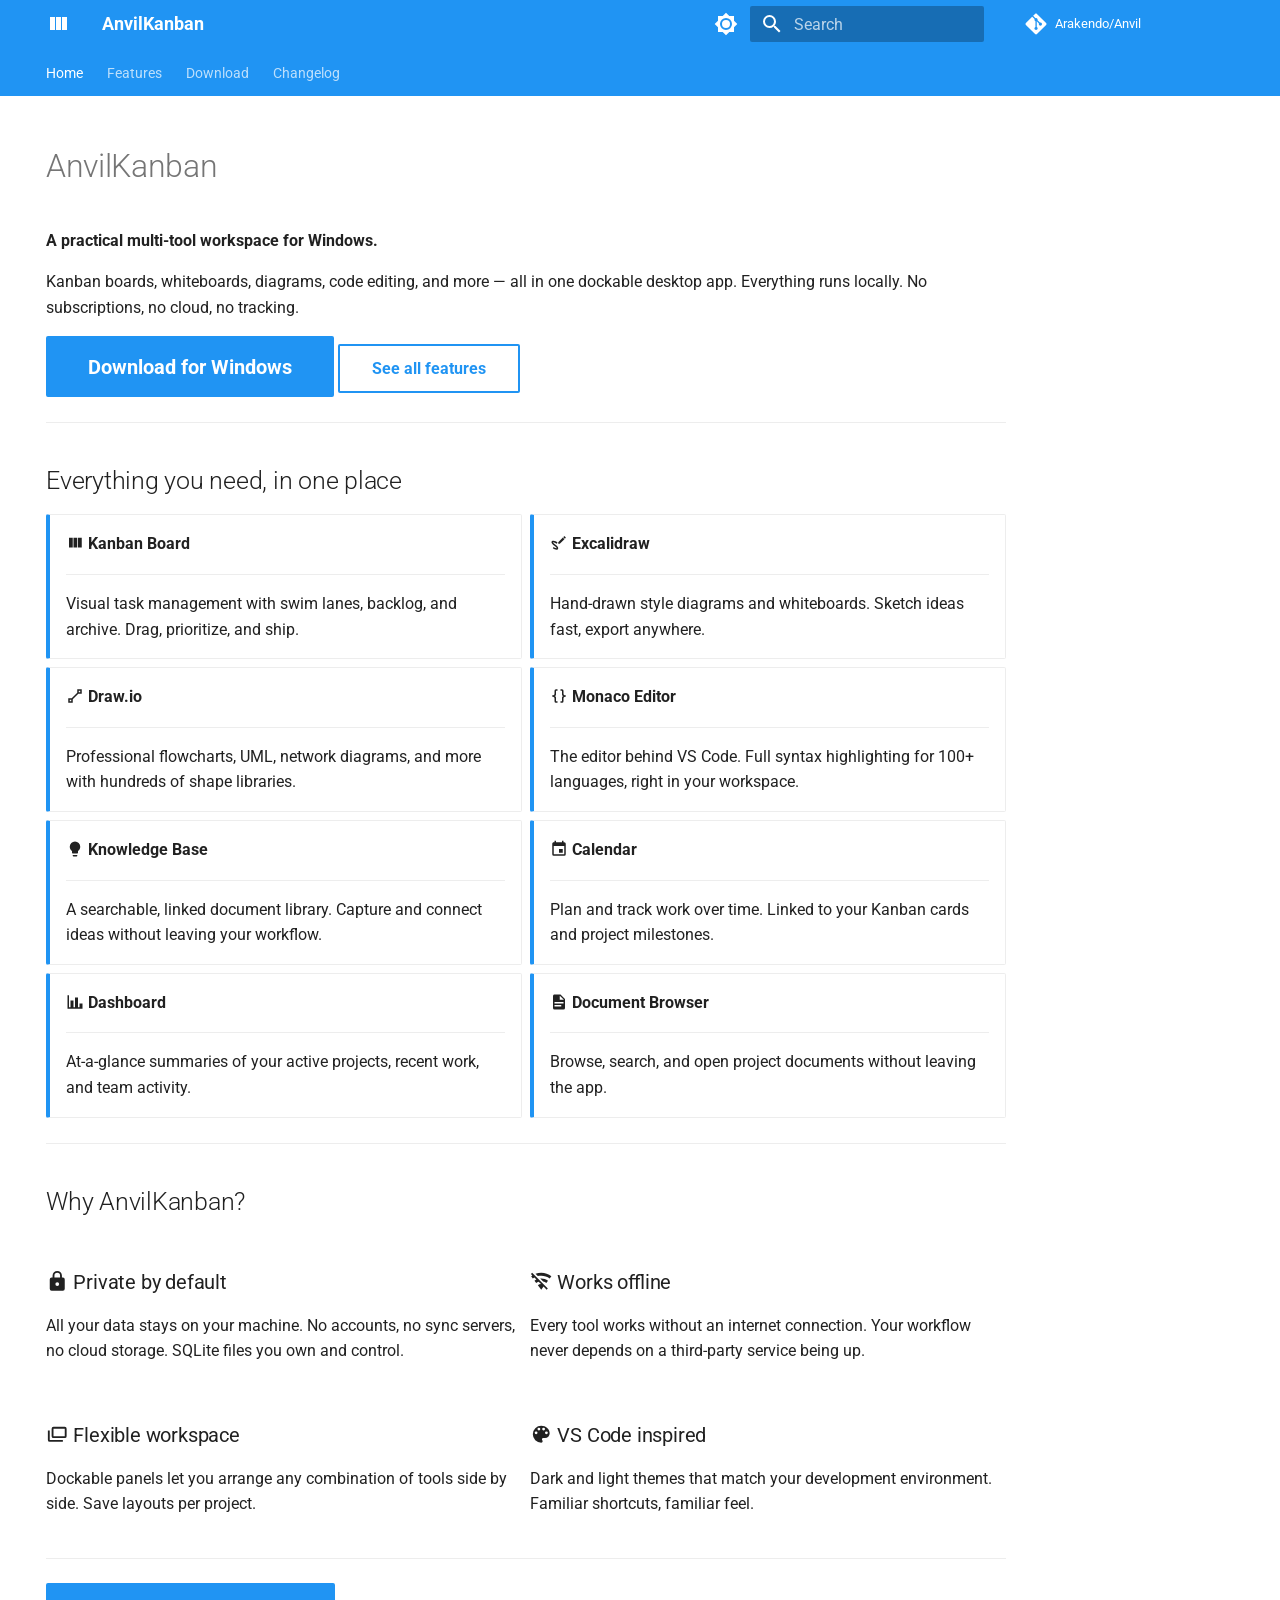
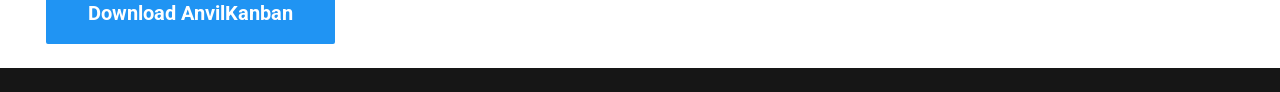
<file: index.html>
<!doctype html>
<html lang="en" class="no-js">
  <head>
    
      <meta charset="utf-8">
      <meta name="viewport" content="width=device-width,initial-scale=1">
      
        <meta name="description" content="A practical multi-tool workspace for Windows. Kanban, diagrams, code, and more — all offline, all yours.">
      
      
        <meta name="author" content="Arakendo">
      
      
        <link rel="canonical" href="https://anvilkanban.org/">
      
      
      
        <link rel="next" href="features/">
      
      
        
      
      
      <link rel="icon" href="assets/images/favicon.png">
      <meta name="generator" content="mkdocs-1.6.1, mkdocs-material-9.7.1">
    
    
      
        <title>AnvilKanban</title>
      
    
    
      <link rel="stylesheet" href="assets/stylesheets/main.484c7ddc.min.css">
      
        
        <link rel="stylesheet" href="assets/stylesheets/palette.ab4e12ef.min.css">
      
      


    
    
      
    
    
      
        
        
        <link rel="preconnect" href="https://fonts.gstatic.com" crossorigin>
        <link rel="stylesheet" href="https://fonts.googleapis.com/css?family=Roboto:300,300i,400,400i,700,700i%7CRoboto+Mono:400,400i,700,700i&display=fallback">
        <style>:root{--md-text-font:"Roboto";--md-code-font:"Roboto Mono"}</style>
      
    
    
      <link rel="stylesheet" href="stylesheets/extra.css">
    
    <script>__md_scope=new URL(".",location),__md_hash=e=>[...e].reduce(((e,_)=>(e<<5)-e+_.charCodeAt(0)),0),__md_get=(e,_=localStorage,t=__md_scope)=>JSON.parse(_.getItem(t.pathname+"."+e)),__md_set=(e,_,t=localStorage,a=__md_scope)=>{try{t.setItem(a.pathname+"."+e,JSON.stringify(_))}catch(e){}}</script>
    
      

    
    
  </head>
  
  
    
    
      
    
    
    
    
    <body dir="ltr" data-md-color-scheme="default" data-md-color-primary="blue" data-md-color-accent="blue">
  
    
    <input class="md-toggle" data-md-toggle="drawer" type="checkbox" id="__drawer" autocomplete="off">
    <input class="md-toggle" data-md-toggle="search" type="checkbox" id="__search" autocomplete="off">
    <label class="md-overlay" for="__drawer"></label>
    <div data-md-component="skip">
      
        
        <a href="#anvilkanban" class="md-skip">
          Skip to content
        </a>
      
    </div>
    <div data-md-component="announce">
      
    </div>
    
    
      

<header class="md-header" data-md-component="header">
  <nav class="md-header__inner md-grid" aria-label="Header">
    <a href="." title="AnvilKanban" class="md-header__button md-logo" aria-label="AnvilKanban" data-md-component="logo">
      
  
  <svg xmlns="http://www.w3.org/2000/svg" viewBox="0 0 24 24"><path d="M16 5v13h5V5M4 18h5V5H4m6 13h5V5h-5z"/></svg>

    </a>
    <label class="md-header__button md-icon" for="__drawer">
      
      <svg xmlns="http://www.w3.org/2000/svg" viewBox="0 0 24 24"><path d="M3 6h18v2H3zm0 5h18v2H3zm0 5h18v2H3z"/></svg>
    </label>
    <div class="md-header__title" data-md-component="header-title">
      <div class="md-header__ellipsis">
        <div class="md-header__topic">
          <span class="md-ellipsis">
            AnvilKanban
          </span>
        </div>
        <div class="md-header__topic" data-md-component="header-topic">
          <span class="md-ellipsis">
            
              Home
            
          </span>
        </div>
      </div>
    </div>
    
      
        <form class="md-header__option" data-md-component="palette">
  
    
    
    
    <input class="md-option" data-md-color-media="(prefers-color-scheme: light)" data-md-color-scheme="default" data-md-color-primary="blue" data-md-color-accent="blue"  aria-label="Switch to dark mode"  type="radio" name="__palette" id="__palette_0">
    
      <label class="md-header__button md-icon" title="Switch to dark mode" for="__palette_1" hidden>
        <svg xmlns="http://www.w3.org/2000/svg" viewBox="0 0 24 24"><path d="M12 8a4 4 0 0 0-4 4 4 4 0 0 0 4 4 4 4 0 0 0 4-4 4 4 0 0 0-4-4m0 10a6 6 0 0 1-6-6 6 6 0 0 1 6-6 6 6 0 0 1 6 6 6 6 0 0 1-6 6m8-9.31V4h-4.69L12 .69 8.69 4H4v4.69L.69 12 4 15.31V20h4.69L12 23.31 15.31 20H20v-4.69L23.31 12z"/></svg>
      </label>
    
  
    
    
    
    <input class="md-option" data-md-color-media="(prefers-color-scheme: dark)" data-md-color-scheme="slate" data-md-color-primary="blue" data-md-color-accent="blue"  aria-label="Switch to light mode"  type="radio" name="__palette" id="__palette_1">
    
      <label class="md-header__button md-icon" title="Switch to light mode" for="__palette_0" hidden>
        <svg xmlns="http://www.w3.org/2000/svg" viewBox="0 0 24 24"><path d="M12 18c-.89 0-1.74-.2-2.5-.55C11.56 16.5 13 14.42 13 12s-1.44-4.5-3.5-5.45C10.26 6.2 11.11 6 12 6a6 6 0 0 1 6 6 6 6 0 0 1-6 6m8-9.31V4h-4.69L12 .69 8.69 4H4v4.69L.69 12 4 15.31V20h4.69L12 23.31 15.31 20H20v-4.69L23.31 12z"/></svg>
      </label>
    
  
</form>
      
    
    
      <script>var palette=__md_get("__palette");if(palette&&palette.color){if("(prefers-color-scheme)"===palette.color.media){var media=matchMedia("(prefers-color-scheme: light)"),input=document.querySelector(media.matches?"[data-md-color-media='(prefers-color-scheme: light)']":"[data-md-color-media='(prefers-color-scheme: dark)']");palette.color.media=input.getAttribute("data-md-color-media"),palette.color.scheme=input.getAttribute("data-md-color-scheme"),palette.color.primary=input.getAttribute("data-md-color-primary"),palette.color.accent=input.getAttribute("data-md-color-accent")}for(var[key,value]of Object.entries(palette.color))document.body.setAttribute("data-md-color-"+key,value)}</script>
    
    
    
      
      
        <label class="md-header__button md-icon" for="__search">
          
          <svg xmlns="http://www.w3.org/2000/svg" viewBox="0 0 24 24"><path d="M9.5 3A6.5 6.5 0 0 1 16 9.5c0 1.61-.59 3.09-1.56 4.23l.27.27h.79l5 5-1.5 1.5-5-5v-.79l-.27-.27A6.52 6.52 0 0 1 9.5 16 6.5 6.5 0 0 1 3 9.5 6.5 6.5 0 0 1 9.5 3m0 2C7 5 5 7 5 9.5S7 14 9.5 14 14 12 14 9.5 12 5 9.5 5"/></svg>
        </label>
        <div class="md-search" data-md-component="search" role="dialog">
  <label class="md-search__overlay" for="__search"></label>
  <div class="md-search__inner" role="search">
    <form class="md-search__form" name="search">
      <input type="text" class="md-search__input" name="query" aria-label="Search" placeholder="Search" autocapitalize="off" autocorrect="off" autocomplete="off" spellcheck="false" data-md-component="search-query" required>
      <label class="md-search__icon md-icon" for="__search">
        
        <svg xmlns="http://www.w3.org/2000/svg" viewBox="0 0 24 24"><path d="M9.5 3A6.5 6.5 0 0 1 16 9.5c0 1.61-.59 3.09-1.56 4.23l.27.27h.79l5 5-1.5 1.5-5-5v-.79l-.27-.27A6.52 6.52 0 0 1 9.5 16 6.5 6.5 0 0 1 3 9.5 6.5 6.5 0 0 1 9.5 3m0 2C7 5 5 7 5 9.5S7 14 9.5 14 14 12 14 9.5 12 5 9.5 5"/></svg>
        
        <svg xmlns="http://www.w3.org/2000/svg" viewBox="0 0 24 24"><path d="M20 11v2H8l5.5 5.5-1.42 1.42L4.16 12l7.92-7.92L13.5 5.5 8 11z"/></svg>
      </label>
      <nav class="md-search__options" aria-label="Search">
        
        <button type="reset" class="md-search__icon md-icon" title="Clear" aria-label="Clear" tabindex="-1">
          
          <svg xmlns="http://www.w3.org/2000/svg" viewBox="0 0 24 24"><path d="M19 6.41 17.59 5 12 10.59 6.41 5 5 6.41 10.59 12 5 17.59 6.41 19 12 13.41 17.59 19 19 17.59 13.41 12z"/></svg>
        </button>
      </nav>
      
        <div class="md-search__suggest" data-md-component="search-suggest"></div>
      
    </form>
    <div class="md-search__output">
      <div class="md-search__scrollwrap" tabindex="0" data-md-scrollfix>
        <div class="md-search-result" data-md-component="search-result">
          <div class="md-search-result__meta">
            Initializing search
          </div>
          <ol class="md-search-result__list" role="presentation"></ol>
        </div>
      </div>
    </div>
  </div>
</div>
      
    
    
      <div class="md-header__source">
        <a href="https://github.com/Arakendo/Anvil" title="Go to repository" class="md-source" data-md-component="source">
  <div class="md-source__icon md-icon">
    
    <svg xmlns="http://www.w3.org/2000/svg" viewBox="0 0 448 512"><!--! Font Awesome Free 7.1.0 by @fontawesome - https://fontawesome.com License - https://fontawesome.com/license/free (Icons: CC BY 4.0, Fonts: SIL OFL 1.1, Code: MIT License) Copyright 2025 Fonticons, Inc.--><path d="M439.6 236.1 244 40.5c-5.4-5.5-12.8-8.5-20.4-8.5s-15 3-20.4 8.4L162.5 81l51.5 51.5c27.1-9.1 52.7 16.8 43.4 43.7l49.7 49.7c34.2-11.8 61.2 31 35.5 56.7-26.5 26.5-70.2-2.9-56-37.3L240.3 199v121.9c25.3 12.5 22.3 41.8 9.1 55-6.4 6.4-15.2 10.1-24.3 10.1s-17.8-3.6-24.3-10.1c-17.6-17.6-11.1-46.9 11.2-56v-123c-20.8-8.5-24.6-30.7-18.6-45L142.6 101 8.5 235.1C3 240.6 0 247.9 0 255.5s3 15 8.5 20.4l195.6 195.7c5.4 5.4 12.7 8.4 20.4 8.4s15-3 20.4-8.4l194.7-194.7c5.4-5.4 8.4-12.8 8.4-20.4s-3-15-8.4-20.4"/></svg>
  </div>
  <div class="md-source__repository">
    Arakendo/Anvil
  </div>
</a>
      </div>
    
  </nav>
  
</header>
    
    <div class="md-container" data-md-component="container">
      
      
        
          
            
<nav class="md-tabs" aria-label="Tabs" data-md-component="tabs">
  <div class="md-grid">
    <ul class="md-tabs__list">
      
        
  
  
  
    
  
  
    <li class="md-tabs__item md-tabs__item--active">
      <a href="." class="md-tabs__link">
        
  
  
    
  
  Home

      </a>
    </li>
  

      
        
  
  
  
  
    <li class="md-tabs__item">
      <a href="features/" class="md-tabs__link">
        
  
  
    
  
  Features

      </a>
    </li>
  

      
        
  
  
  
  
    <li class="md-tabs__item">
      <a href="download/" class="md-tabs__link">
        
  
  
    
  
  Download

      </a>
    </li>
  

      
        
  
  
  
  
    <li class="md-tabs__item">
      <a href="changelog/" class="md-tabs__link">
        
  
  
    
  
  Changelog

      </a>
    </li>
  

      
    </ul>
  </div>
</nav>
          
        
      
      <main class="md-main" data-md-component="main">
        <div class="md-main__inner md-grid">
          
            
              
                
              
              <div class="md-sidebar md-sidebar--primary" data-md-component="sidebar" data-md-type="navigation" hidden>
                <div class="md-sidebar__scrollwrap">
                  <div class="md-sidebar__inner">
                    


  


<nav class="md-nav md-nav--primary md-nav--lifted" aria-label="Navigation" data-md-level="0">
  <label class="md-nav__title" for="__drawer">
    <a href="." title="AnvilKanban" class="md-nav__button md-logo" aria-label="AnvilKanban" data-md-component="logo">
      
  
  <svg xmlns="http://www.w3.org/2000/svg" viewBox="0 0 24 24"><path d="M16 5v13h5V5M4 18h5V5H4m6 13h5V5h-5z"/></svg>

    </a>
    AnvilKanban
  </label>
  
    <div class="md-nav__source">
      <a href="https://github.com/Arakendo/Anvil" title="Go to repository" class="md-source" data-md-component="source">
  <div class="md-source__icon md-icon">
    
    <svg xmlns="http://www.w3.org/2000/svg" viewBox="0 0 448 512"><!--! Font Awesome Free 7.1.0 by @fontawesome - https://fontawesome.com License - https://fontawesome.com/license/free (Icons: CC BY 4.0, Fonts: SIL OFL 1.1, Code: MIT License) Copyright 2025 Fonticons, Inc.--><path d="M439.6 236.1 244 40.5c-5.4-5.5-12.8-8.5-20.4-8.5s-15 3-20.4 8.4L162.5 81l51.5 51.5c27.1-9.1 52.7 16.8 43.4 43.7l49.7 49.7c34.2-11.8 61.2 31 35.5 56.7-26.5 26.5-70.2-2.9-56-37.3L240.3 199v121.9c25.3 12.5 22.3 41.8 9.1 55-6.4 6.4-15.2 10.1-24.3 10.1s-17.8-3.6-24.3-10.1c-17.6-17.6-11.1-46.9 11.2-56v-123c-20.8-8.5-24.6-30.7-18.6-45L142.6 101 8.5 235.1C3 240.6 0 247.9 0 255.5s3 15 8.5 20.4l195.6 195.7c5.4 5.4 12.7 8.4 20.4 8.4s15-3 20.4-8.4l194.7-194.7c5.4-5.4 8.4-12.8 8.4-20.4s-3-15-8.4-20.4"/></svg>
  </div>
  <div class="md-source__repository">
    Arakendo/Anvil
  </div>
</a>
    </div>
  
  <ul class="md-nav__list" data-md-scrollfix>
    
      
      
  
  
    
  
  
  
    <li class="md-nav__item md-nav__item--active">
      
      <input class="md-nav__toggle md-toggle" type="checkbox" id="__toc">
      
      
        
      
      
        <label class="md-nav__link md-nav__link--active" for="__toc">
          
  
  
  <span class="md-ellipsis">
    
  
    Home
  

    
  </span>
  
  

          <span class="md-nav__icon md-icon"></span>
        </label>
      
      <a href="." class="md-nav__link md-nav__link--active">
        
  
  
  <span class="md-ellipsis">
    
  
    Home
  

    
  </span>
  
  

      </a>
      
        

<nav class="md-nav md-nav--secondary" aria-label="Table of contents">
  
  
  
    
  
  
    <label class="md-nav__title" for="__toc">
      <span class="md-nav__icon md-icon"></span>
      Table of contents
    </label>
    <ul class="md-nav__list" data-md-component="toc" data-md-scrollfix>
      
        <li class="md-nav__item">
  <a href="#everything-you-need-in-one-place" class="md-nav__link">
    <span class="md-ellipsis">
      
        Everything you need, in one place
      
    </span>
  </a>
  
</li>
      
        <li class="md-nav__item">
  <a href="#why-anvilkanban" class="md-nav__link">
    <span class="md-ellipsis">
      
        Why AnvilKanban?
      
    </span>
  </a>
  
    <nav class="md-nav" aria-label="Why AnvilKanban?">
      <ul class="md-nav__list">
        
          <li class="md-nav__item">
  <a href="#private-by-default" class="md-nav__link">
    <span class="md-ellipsis">
      
        Private by default
      
    </span>
  </a>
  
</li>
        
          <li class="md-nav__item">
  <a href="#works-offline" class="md-nav__link">
    <span class="md-ellipsis">
      
        Works offline
      
    </span>
  </a>
  
</li>
        
          <li class="md-nav__item">
  <a href="#flexible-workspace" class="md-nav__link">
    <span class="md-ellipsis">
      
        Flexible workspace
      
    </span>
  </a>
  
</li>
        
          <li class="md-nav__item">
  <a href="#vs-code-inspired" class="md-nav__link">
    <span class="md-ellipsis">
      
        VS Code inspired
      
    </span>
  </a>
  
</li>
        
      </ul>
    </nav>
  
</li>
      
    </ul>
  
</nav>
      
    </li>
  

    
      
      
  
  
  
  
    <li class="md-nav__item">
      <a href="features/" class="md-nav__link">
        
  
  
  <span class="md-ellipsis">
    
  
    Features
  

    
  </span>
  
  

      </a>
    </li>
  

    
      
      
  
  
  
  
    <li class="md-nav__item">
      <a href="download/" class="md-nav__link">
        
  
  
  <span class="md-ellipsis">
    
  
    Download
  

    
  </span>
  
  

      </a>
    </li>
  

    
      
      
  
  
  
  
    <li class="md-nav__item">
      <a href="changelog/" class="md-nav__link">
        
  
  
  <span class="md-ellipsis">
    
  
    Changelog
  

    
  </span>
  
  

      </a>
    </li>
  

    
  </ul>
</nav>
                  </div>
                </div>
              </div>
            
            
              
                
              
              <div class="md-sidebar md-sidebar--secondary" data-md-component="sidebar" data-md-type="toc" hidden>
                <div class="md-sidebar__scrollwrap">
                  <div class="md-sidebar__inner">
                    

<nav class="md-nav md-nav--secondary" aria-label="Table of contents">
  
  
  
    
  
  
    <label class="md-nav__title" for="__toc">
      <span class="md-nav__icon md-icon"></span>
      Table of contents
    </label>
    <ul class="md-nav__list" data-md-component="toc" data-md-scrollfix>
      
        <li class="md-nav__item">
  <a href="#everything-you-need-in-one-place" class="md-nav__link">
    <span class="md-ellipsis">
      
        Everything you need, in one place
      
    </span>
  </a>
  
</li>
      
        <li class="md-nav__item">
  <a href="#why-anvilkanban" class="md-nav__link">
    <span class="md-ellipsis">
      
        Why AnvilKanban?
      
    </span>
  </a>
  
    <nav class="md-nav" aria-label="Why AnvilKanban?">
      <ul class="md-nav__list">
        
          <li class="md-nav__item">
  <a href="#private-by-default" class="md-nav__link">
    <span class="md-ellipsis">
      
        Private by default
      
    </span>
  </a>
  
</li>
        
          <li class="md-nav__item">
  <a href="#works-offline" class="md-nav__link">
    <span class="md-ellipsis">
      
        Works offline
      
    </span>
  </a>
  
</li>
        
          <li class="md-nav__item">
  <a href="#flexible-workspace" class="md-nav__link">
    <span class="md-ellipsis">
      
        Flexible workspace
      
    </span>
  </a>
  
</li>
        
          <li class="md-nav__item">
  <a href="#vs-code-inspired" class="md-nav__link">
    <span class="md-ellipsis">
      
        VS Code inspired
      
    </span>
  </a>
  
</li>
        
      </ul>
    </nav>
  
</li>
      
    </ul>
  
</nav>
                  </div>
                </div>
              </div>
            
          
          
            <div class="md-content" data-md-component="content">
              
              <article class="md-content__inner md-typeset">
                
                  
  



  
  


<h1 id="anvilkanban">AnvilKanban</h1>
<p><strong>A practical multi-tool workspace for Windows.</strong></p>
<p>Kanban boards, whiteboards, diagrams, code editing, and more — all in one dockable desktop app. Everything runs locally. No subscriptions, no cloud, no tracking.</p>
<p><a class="md-button md-button--primary" href="download/">Download for Windows</a>
<a class="md-button" href="features/">See all features</a></p>
<hr />
<h2 id="everything-you-need-in-one-place">Everything you need, in one place</h2>
<div class="grid cards">
<ul>
<li>
<p><span class="twemoji"><svg xmlns="http://www.w3.org/2000/svg" viewBox="0 0 24 24"><path d="M16 5v13h5V5M4 18h5V5H4m6 13h5V5h-5z"/></svg></span> <strong>Kanban Board</strong></p>
<hr />
<p>Visual task management with swim lanes, backlog, and archive. Drag, prioritize, and ship.</p>
</li>
<li>
<p><span class="twemoji"><svg xmlns="http://www.w3.org/2000/svg" viewBox="0 0 24 24"><path d="M9.75 20.85c1.78-.7 1.39-2.63.49-3.85-.89-1.25-2.12-2.11-3.36-2.94A9.8 9.8 0 0 1 4.54 12c-.28-.33-.85-.94-.27-1.06.59-.12 1.61.46 2.13.68.91.38 1.81.82 2.65 1.34l1.01-1.7C8.5 10.23 6.5 9.32 4.64 9.05c-1.06-.16-2.18.06-2.54 1.21-.32.99.19 1.99.77 2.77 1.37 1.83 3.5 2.71 5.09 4.29.34.33.75.72.95 1.18.21.44.16.47-.31.47-1.24 0-2.79-.97-3.8-1.61l-1.01 1.7c1.53.94 4.09 2.41 5.96 1.79m11.09-15.6c.22-.22.22-.58 0-.79l-1.3-1.3a.56.56 0 0 0-.78 0l-1.02 1.02 2.08 2.08M11 10.92V13h2.08l6.15-6.15-2.08-2.08z"/></svg></span> <strong>Excalidraw</strong></p>
<hr />
<p>Hand-drawn style diagrams and whiteboards. Sketch ideas fast, export anywhere.</p>
</li>
<li>
<p><span class="twemoji"><svg xmlns="http://www.w3.org/2000/svg" viewBox="0 0 24 24"><path d="M15 3v4.59L7.59 15H3v6h6v-4.58L16.42 9H21V3m-4 2h2v2h-2M5 17h2v2H5"/></svg></span> <strong>Draw.io</strong></p>
<hr />
<p>Professional flowcharts, UML, network diagrams, and more with hundreds of shape libraries.</p>
</li>
<li>
<p><span class="twemoji"><svg xmlns="http://www.w3.org/2000/svg" viewBox="0 0 24 24"><path d="M8 3a2 2 0 0 0-2 2v4a2 2 0 0 1-2 2H3v2h1a2 2 0 0 1 2 2v4a2 2 0 0 0 2 2h2v-2H8v-5a2 2 0 0 0-2-2 2 2 0 0 0 2-2V5h2V3m6 0a2 2 0 0 1 2 2v4a2 2 0 0 0 2 2h1v2h-1a2 2 0 0 0-2 2v4a2 2 0 0 1-2 2h-2v-2h2v-5a2 2 0 0 1 2-2 2 2 0 0 1-2-2V5h-2V3z"/></svg></span> <strong>Monaco Editor</strong></p>
<hr />
<p>The editor behind VS Code. Full syntax highlighting for 100+ languages, right in your workspace.</p>
</li>
<li>
<p><span class="twemoji"><svg xmlns="http://www.w3.org/2000/svg" viewBox="0 0 24 24"><path d="M12 2a7 7 0 0 0-7 7c0 2.38 1.19 4.47 3 5.74V17a1 1 0 0 0 1 1h6a1 1 0 0 0 1-1v-2.26c1.81-1.27 3-3.36 3-5.74a7 7 0 0 0-7-7M9 21a1 1 0 0 0 1 1h4a1 1 0 0 0 1-1v-1H9z"/></svg></span> <strong>Knowledge Base</strong></p>
<hr />
<p>A searchable, linked document library. Capture and connect ideas without leaving your workflow.</p>
</li>
<li>
<p><span class="twemoji"><svg xmlns="http://www.w3.org/2000/svg" viewBox="0 0 24 24"><path d="M19 19H5V8h14m-3-7v2H8V1H6v2H5c-1.11 0-2 .89-2 2v14a2 2 0 0 0 2 2h14a2 2 0 0 0 2-2V5a2 2 0 0 0-2-2h-1V1m-1 11h-5v5h5z"/></svg></span> <strong>Calendar</strong></p>
<hr />
<p>Plan and track work over time. Linked to your Kanban cards and project milestones.</p>
</li>
<li>
<p><span class="twemoji"><svg xmlns="http://www.w3.org/2000/svg" viewBox="0 0 24 24"><path d="M22 21H2V3h2v16h2v-9h4v9h2V6h4v13h2v-5h4z"/></svg></span> <strong>Dashboard</strong></p>
<hr />
<p>At-a-glance summaries of your active projects, recent work, and team activity.</p>
</li>
<li>
<p><span class="twemoji"><svg xmlns="http://www.w3.org/2000/svg" viewBox="0 0 24 24"><path d="M13 9h5.5L13 3.5zM6 2h8l6 6v12a2 2 0 0 1-2 2H6a2 2 0 0 1-2-2V4c0-1.11.89-2 2-2m9 16v-2H6v2zm3-4v-2H6v2z"/></svg></span> <strong>Document Browser</strong></p>
<hr />
<p>Browse, search, and open project documents without leaving the app.</p>
</li>
</ul>
</div>
<hr />
<h2 id="why-anvilkanban">Why AnvilKanban?</h2>
<div class="grid">
<div>
<h3 id="private-by-default"><span class="twemoji"><svg xmlns="http://www.w3.org/2000/svg" viewBox="0 0 24 24"><path d="M12 17a2 2 0 0 0 2-2 2 2 0 0 0-2-2 2 2 0 0 0-2 2 2 2 0 0 0 2 2m6-9a2 2 0 0 1 2 2v10a2 2 0 0 1-2 2H6a2 2 0 0 1-2-2V10a2 2 0 0 1 2-2h1V6a5 5 0 0 1 5-5 5 5 0 0 1 5 5v2zm-6-5a3 3 0 0 0-3 3v2h6V6a3 3 0 0 0-3-3"/></svg></span> Private by default</h3>
<p>All your data stays on your machine. No accounts, no sync servers, no cloud storage. SQLite files you own and control.</p>
</div>
<div>
<h3 id="works-offline"><span class="twemoji"><svg xmlns="http://www.w3.org/2000/svg" viewBox="0 0 24 24"><path d="M2.28 3 1 4.27l1.47 1.47c-.43.26-.86.55-1.27.86L3 9c.53-.4 1.08-.75 1.66-1.07l2.23 2.23c-.74.34-1.45.75-2.09 1.24l1.8 2.4c.78-.58 1.66-1.03 2.6-1.33L11.75 15c-1.25.07-2.41.5-3.35 1.2L12 21l2.46-3.27L17.74 21 19 19.72M12 3c-2.15 0-4.2.38-6.1 1.07l2.39 2.4C9.5 6.16 10.72 6 12 6c3.38 0 6.5 1.11 9 3l1.8-2.4C19.79 4.34 16.06 3 12 3m0 6c-.38 0-.75 0-1.12.05l3.19 3.2c1.22.28 2.36.82 3.33 1.55l1.8-2.4C17.2 9.89 14.7 9 12 9"/></svg></span> Works offline</h3>
<p>Every tool works without an internet connection. Your workflow never depends on a third-party service being up.</p>
</div>
<div>
<h3 id="flexible-workspace"><span class="twemoji"><svg xmlns="http://www.w3.org/2000/svg" viewBox="0 0 24 24"><path d="M18 18v2H4a2 2 0 0 1-2-2V8h2v10M22 6v8a2 2 0 0 1-2 2H8a2 2 0 0 1-2-2V6a2 2 0 0 1 2-2h12a2 2 0 0 1 2 2m-2 0H8v8h12Z"/></svg></span> Flexible workspace</h3>
<p>Dockable panels let you arrange any combination of tools side by side. Save layouts per project.</p>
</div>
<div>
<h3 id="vs-code-inspired"><span class="twemoji"><svg xmlns="http://www.w3.org/2000/svg" viewBox="0 0 24 24"><path d="M17.5 12a1.5 1.5 0 0 1-1.5-1.5A1.5 1.5 0 0 1 17.5 9a1.5 1.5 0 0 1 1.5 1.5 1.5 1.5 0 0 1-1.5 1.5m-3-4A1.5 1.5 0 0 1 13 6.5 1.5 1.5 0 0 1 14.5 5 1.5 1.5 0 0 1 16 6.5 1.5 1.5 0 0 1 14.5 8m-5 0A1.5 1.5 0 0 1 8 6.5 1.5 1.5 0 0 1 9.5 5 1.5 1.5 0 0 1 11 6.5 1.5 1.5 0 0 1 9.5 8m-3 4A1.5 1.5 0 0 1 5 10.5 1.5 1.5 0 0 1 6.5 9 1.5 1.5 0 0 1 8 10.5 1.5 1.5 0 0 1 6.5 12M12 3a9 9 0 0 0-9 9 9 9 0 0 0 9 9 1.5 1.5 0 0 0 1.5-1.5c0-.39-.15-.74-.39-1-.23-.27-.38-.62-.38-1a1.5 1.5 0 0 1 1.5-1.5H16a5 5 0 0 0 5-5c0-4.42-4.03-8-9-8"/></svg></span> VS Code inspired</h3>
<p>Dark and light themes that match your development environment. Familiar shortcuts, familiar feel.</p>
</div>
</div>
<hr />
<p><a class="md-button md-button--primary" href="download/">Download AnvilKanban</a></p>







  
  




  



                
              </article>
            </div>
          
          
<script>var target=document.getElementById(location.hash.slice(1));target&&target.name&&(target.checked=target.name.startsWith("__tabbed_"))</script>
        </div>
        
          <button type="button" class="md-top md-icon" data-md-component="top" hidden>
  
  <svg xmlns="http://www.w3.org/2000/svg" viewBox="0 0 24 24"><path d="M13 20h-2V8l-5.5 5.5-1.42-1.42L12 4.16l7.92 7.92-1.42 1.42L13 8z"/></svg>
  Back to top
</button>
        
      </main>
      
        <footer class="md-footer">
  
  <div class="md-footer-meta md-typeset">
    <div class="md-footer-meta__inner md-grid">
      <div class="md-copyright">
  
  
</div>
      
    </div>
  </div>
</footer>
      
    </div>
    <div class="md-dialog" data-md-component="dialog">
      <div class="md-dialog__inner md-typeset"></div>
    </div>
    
    
    
      
      
      <script id="__config" type="application/json">{"annotate": null, "base": ".", "features": ["navigation.instant", "navigation.tracking", "navigation.tabs", "navigation.top", "search.suggest", "search.highlight", "content.code.copy", "announce.dismiss"], "search": "assets/javascripts/workers/search.2c215733.min.js", "tags": null, "translations": {"clipboard.copied": "Copied to clipboard", "clipboard.copy": "Copy to clipboard", "search.result.more.one": "1 more on this page", "search.result.more.other": "# more on this page", "search.result.none": "No matching documents", "search.result.one": "1 matching document", "search.result.other": "# matching documents", "search.result.placeholder": "Type to start searching", "search.result.term.missing": "Missing", "select.version": "Select version"}, "version": null}</script>
    
    
      <script src="assets/javascripts/bundle.79ae519e.min.js"></script>
      
    
  </body>
</html>
</file>
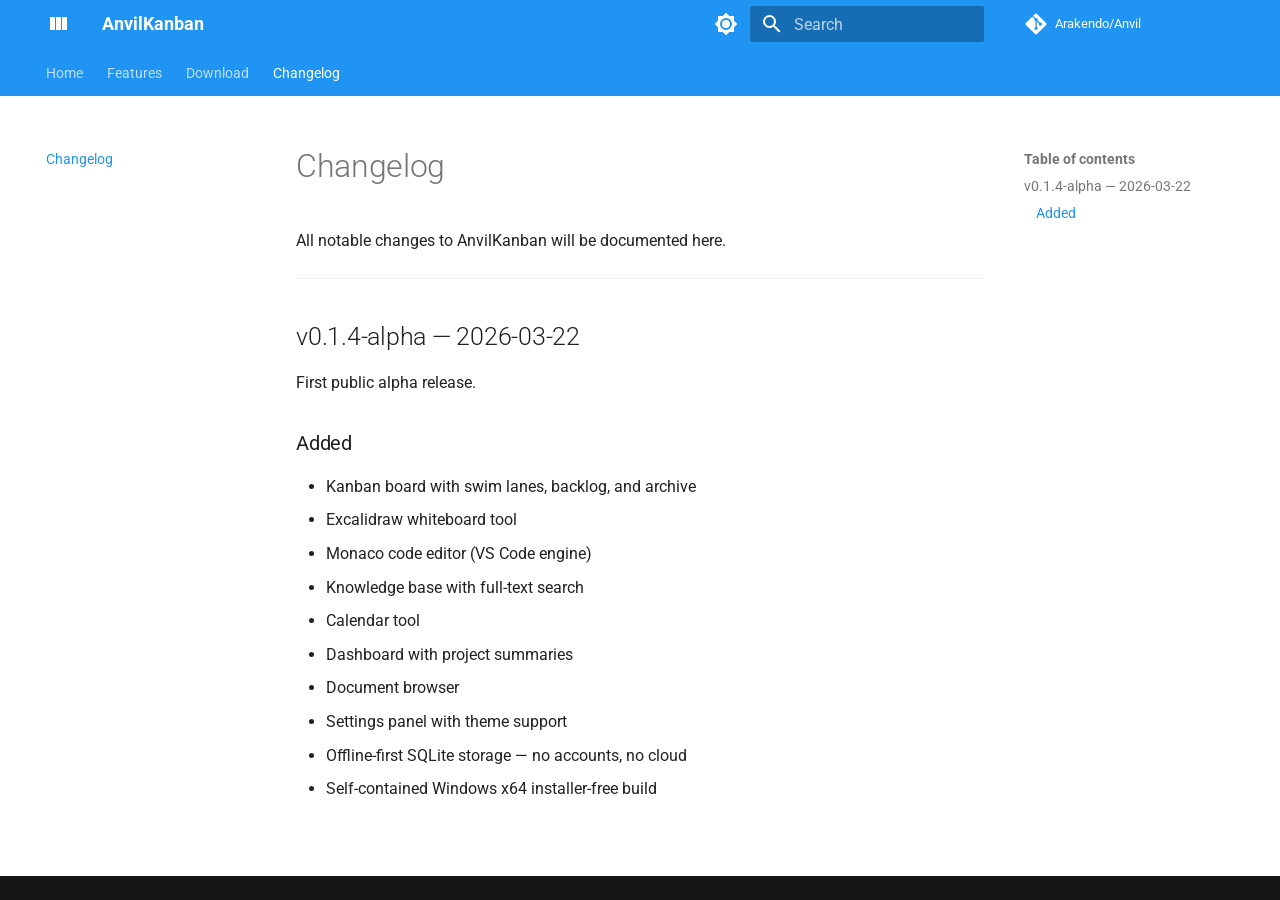
<file: changelog/index.html>
<!doctype html>
<html lang="en" class="no-js">
  <head>
    
      <meta charset="utf-8">
      <meta name="viewport" content="width=device-width,initial-scale=1">
      
        <meta name="description" content="A practical multi-tool workspace for Windows. Kanban, diagrams, code, and more — all offline, all yours.">
      
      
        <meta name="author" content="Arakendo">
      
      
        <link rel="canonical" href="https://anvilkanban.org/changelog/">
      
      
        <link rel="prev" href="../download/">
      
      
      
        
      
      
      <link rel="icon" href="../assets/images/favicon.png">
      <meta name="generator" content="mkdocs-1.6.1, mkdocs-material-9.7.1">
    
    
      
        <title>Changelog - AnvilKanban</title>
      
    
    
      <link rel="stylesheet" href="../assets/stylesheets/main.484c7ddc.min.css">
      
        
        <link rel="stylesheet" href="../assets/stylesheets/palette.ab4e12ef.min.css">
      
      


    
    
      
    
    
      
        
        
        <link rel="preconnect" href="https://fonts.gstatic.com" crossorigin>
        <link rel="stylesheet" href="https://fonts.googleapis.com/css?family=Roboto:300,300i,400,400i,700,700i%7CRoboto+Mono:400,400i,700,700i&display=fallback">
        <style>:root{--md-text-font:"Roboto";--md-code-font:"Roboto Mono"}</style>
      
    
    
      <link rel="stylesheet" href="../stylesheets/extra.css">
    
    <script>__md_scope=new URL("..",location),__md_hash=e=>[...e].reduce(((e,_)=>(e<<5)-e+_.charCodeAt(0)),0),__md_get=(e,_=localStorage,t=__md_scope)=>JSON.parse(_.getItem(t.pathname+"."+e)),__md_set=(e,_,t=localStorage,a=__md_scope)=>{try{t.setItem(a.pathname+"."+e,JSON.stringify(_))}catch(e){}}</script>
    
      

    
    
  </head>
  
  
    
    
      
    
    
    
    
    <body dir="ltr" data-md-color-scheme="default" data-md-color-primary="blue" data-md-color-accent="blue">
  
    
    <input class="md-toggle" data-md-toggle="drawer" type="checkbox" id="__drawer" autocomplete="off">
    <input class="md-toggle" data-md-toggle="search" type="checkbox" id="__search" autocomplete="off">
    <label class="md-overlay" for="__drawer"></label>
    <div data-md-component="skip">
      
        
        <a href="#changelog" class="md-skip">
          Skip to content
        </a>
      
    </div>
    <div data-md-component="announce">
      
    </div>
    
    
      

<header class="md-header" data-md-component="header">
  <nav class="md-header__inner md-grid" aria-label="Header">
    <a href=".." title="AnvilKanban" class="md-header__button md-logo" aria-label="AnvilKanban" data-md-component="logo">
      
  
  <svg xmlns="http://www.w3.org/2000/svg" viewBox="0 0 24 24"><path d="M16 5v13h5V5M4 18h5V5H4m6 13h5V5h-5z"/></svg>

    </a>
    <label class="md-header__button md-icon" for="__drawer">
      
      <svg xmlns="http://www.w3.org/2000/svg" viewBox="0 0 24 24"><path d="M3 6h18v2H3zm0 5h18v2H3zm0 5h18v2H3z"/></svg>
    </label>
    <div class="md-header__title" data-md-component="header-title">
      <div class="md-header__ellipsis">
        <div class="md-header__topic">
          <span class="md-ellipsis">
            AnvilKanban
          </span>
        </div>
        <div class="md-header__topic" data-md-component="header-topic">
          <span class="md-ellipsis">
            
              Changelog
            
          </span>
        </div>
      </div>
    </div>
    
      
        <form class="md-header__option" data-md-component="palette">
  
    
    
    
    <input class="md-option" data-md-color-media="(prefers-color-scheme: light)" data-md-color-scheme="default" data-md-color-primary="blue" data-md-color-accent="blue"  aria-label="Switch to dark mode"  type="radio" name="__palette" id="__palette_0">
    
      <label class="md-header__button md-icon" title="Switch to dark mode" for="__palette_1" hidden>
        <svg xmlns="http://www.w3.org/2000/svg" viewBox="0 0 24 24"><path d="M12 8a4 4 0 0 0-4 4 4 4 0 0 0 4 4 4 4 0 0 0 4-4 4 4 0 0 0-4-4m0 10a6 6 0 0 1-6-6 6 6 0 0 1 6-6 6 6 0 0 1 6 6 6 6 0 0 1-6 6m8-9.31V4h-4.69L12 .69 8.69 4H4v4.69L.69 12 4 15.31V20h4.69L12 23.31 15.31 20H20v-4.69L23.31 12z"/></svg>
      </label>
    
  
    
    
    
    <input class="md-option" data-md-color-media="(prefers-color-scheme: dark)" data-md-color-scheme="slate" data-md-color-primary="blue" data-md-color-accent="blue"  aria-label="Switch to light mode"  type="radio" name="__palette" id="__palette_1">
    
      <label class="md-header__button md-icon" title="Switch to light mode" for="__palette_0" hidden>
        <svg xmlns="http://www.w3.org/2000/svg" viewBox="0 0 24 24"><path d="M12 18c-.89 0-1.74-.2-2.5-.55C11.56 16.5 13 14.42 13 12s-1.44-4.5-3.5-5.45C10.26 6.2 11.11 6 12 6a6 6 0 0 1 6 6 6 6 0 0 1-6 6m8-9.31V4h-4.69L12 .69 8.69 4H4v4.69L.69 12 4 15.31V20h4.69L12 23.31 15.31 20H20v-4.69L23.31 12z"/></svg>
      </label>
    
  
</form>
      
    
    
      <script>var palette=__md_get("__palette");if(palette&&palette.color){if("(prefers-color-scheme)"===palette.color.media){var media=matchMedia("(prefers-color-scheme: light)"),input=document.querySelector(media.matches?"[data-md-color-media='(prefers-color-scheme: light)']":"[data-md-color-media='(prefers-color-scheme: dark)']");palette.color.media=input.getAttribute("data-md-color-media"),palette.color.scheme=input.getAttribute("data-md-color-scheme"),palette.color.primary=input.getAttribute("data-md-color-primary"),palette.color.accent=input.getAttribute("data-md-color-accent")}for(var[key,value]of Object.entries(palette.color))document.body.setAttribute("data-md-color-"+key,value)}</script>
    
    
    
      
      
        <label class="md-header__button md-icon" for="__search">
          
          <svg xmlns="http://www.w3.org/2000/svg" viewBox="0 0 24 24"><path d="M9.5 3A6.5 6.5 0 0 1 16 9.5c0 1.61-.59 3.09-1.56 4.23l.27.27h.79l5 5-1.5 1.5-5-5v-.79l-.27-.27A6.52 6.52 0 0 1 9.5 16 6.5 6.5 0 0 1 3 9.5 6.5 6.5 0 0 1 9.5 3m0 2C7 5 5 7 5 9.5S7 14 9.5 14 14 12 14 9.5 12 5 9.5 5"/></svg>
        </label>
        <div class="md-search" data-md-component="search" role="dialog">
  <label class="md-search__overlay" for="__search"></label>
  <div class="md-search__inner" role="search">
    <form class="md-search__form" name="search">
      <input type="text" class="md-search__input" name="query" aria-label="Search" placeholder="Search" autocapitalize="off" autocorrect="off" autocomplete="off" spellcheck="false" data-md-component="search-query" required>
      <label class="md-search__icon md-icon" for="__search">
        
        <svg xmlns="http://www.w3.org/2000/svg" viewBox="0 0 24 24"><path d="M9.5 3A6.5 6.5 0 0 1 16 9.5c0 1.61-.59 3.09-1.56 4.23l.27.27h.79l5 5-1.5 1.5-5-5v-.79l-.27-.27A6.52 6.52 0 0 1 9.5 16 6.5 6.5 0 0 1 3 9.5 6.5 6.5 0 0 1 9.5 3m0 2C7 5 5 7 5 9.5S7 14 9.5 14 14 12 14 9.5 12 5 9.5 5"/></svg>
        
        <svg xmlns="http://www.w3.org/2000/svg" viewBox="0 0 24 24"><path d="M20 11v2H8l5.5 5.5-1.42 1.42L4.16 12l7.92-7.92L13.5 5.5 8 11z"/></svg>
      </label>
      <nav class="md-search__options" aria-label="Search">
        
        <button type="reset" class="md-search__icon md-icon" title="Clear" aria-label="Clear" tabindex="-1">
          
          <svg xmlns="http://www.w3.org/2000/svg" viewBox="0 0 24 24"><path d="M19 6.41 17.59 5 12 10.59 6.41 5 5 6.41 10.59 12 5 17.59 6.41 19 12 13.41 17.59 19 19 17.59 13.41 12z"/></svg>
        </button>
      </nav>
      
        <div class="md-search__suggest" data-md-component="search-suggest"></div>
      
    </form>
    <div class="md-search__output">
      <div class="md-search__scrollwrap" tabindex="0" data-md-scrollfix>
        <div class="md-search-result" data-md-component="search-result">
          <div class="md-search-result__meta">
            Initializing search
          </div>
          <ol class="md-search-result__list" role="presentation"></ol>
        </div>
      </div>
    </div>
  </div>
</div>
      
    
    
      <div class="md-header__source">
        <a href="https://github.com/Arakendo/Anvil" title="Go to repository" class="md-source" data-md-component="source">
  <div class="md-source__icon md-icon">
    
    <svg xmlns="http://www.w3.org/2000/svg" viewBox="0 0 448 512"><!--! Font Awesome Free 7.1.0 by @fontawesome - https://fontawesome.com License - https://fontawesome.com/license/free (Icons: CC BY 4.0, Fonts: SIL OFL 1.1, Code: MIT License) Copyright 2025 Fonticons, Inc.--><path d="M439.6 236.1 244 40.5c-5.4-5.5-12.8-8.5-20.4-8.5s-15 3-20.4 8.4L162.5 81l51.5 51.5c27.1-9.1 52.7 16.8 43.4 43.7l49.7 49.7c34.2-11.8 61.2 31 35.5 56.7-26.5 26.5-70.2-2.9-56-37.3L240.3 199v121.9c25.3 12.5 22.3 41.8 9.1 55-6.4 6.4-15.2 10.1-24.3 10.1s-17.8-3.6-24.3-10.1c-17.6-17.6-11.1-46.9 11.2-56v-123c-20.8-8.5-24.6-30.7-18.6-45L142.6 101 8.5 235.1C3 240.6 0 247.9 0 255.5s3 15 8.5 20.4l195.6 195.7c5.4 5.4 12.7 8.4 20.4 8.4s15-3 20.4-8.4l194.7-194.7c5.4-5.4 8.4-12.8 8.4-20.4s-3-15-8.4-20.4"/></svg>
  </div>
  <div class="md-source__repository">
    Arakendo/Anvil
  </div>
</a>
      </div>
    
  </nav>
  
</header>
    
    <div class="md-container" data-md-component="container">
      
      
        
          
            
<nav class="md-tabs" aria-label="Tabs" data-md-component="tabs">
  <div class="md-grid">
    <ul class="md-tabs__list">
      
        
  
  
  
  
    <li class="md-tabs__item">
      <a href=".." class="md-tabs__link">
        
  
  
    
  
  Home

      </a>
    </li>
  

      
        
  
  
  
  
    <li class="md-tabs__item">
      <a href="../features/" class="md-tabs__link">
        
  
  
    
  
  Features

      </a>
    </li>
  

      
        
  
  
  
  
    <li class="md-tabs__item">
      <a href="../download/" class="md-tabs__link">
        
  
  
    
  
  Download

      </a>
    </li>
  

      
        
  
  
  
    
  
  
    <li class="md-tabs__item md-tabs__item--active">
      <a href="./" class="md-tabs__link">
        
  
  
    
  
  Changelog

      </a>
    </li>
  

      
    </ul>
  </div>
</nav>
          
        
      
      <main class="md-main" data-md-component="main">
        <div class="md-main__inner md-grid">
          
            
              
              <div class="md-sidebar md-sidebar--primary" data-md-component="sidebar" data-md-type="navigation" >
                <div class="md-sidebar__scrollwrap">
                  <div class="md-sidebar__inner">
                    


  


<nav class="md-nav md-nav--primary md-nav--lifted" aria-label="Navigation" data-md-level="0">
  <label class="md-nav__title" for="__drawer">
    <a href=".." title="AnvilKanban" class="md-nav__button md-logo" aria-label="AnvilKanban" data-md-component="logo">
      
  
  <svg xmlns="http://www.w3.org/2000/svg" viewBox="0 0 24 24"><path d="M16 5v13h5V5M4 18h5V5H4m6 13h5V5h-5z"/></svg>

    </a>
    AnvilKanban
  </label>
  
    <div class="md-nav__source">
      <a href="https://github.com/Arakendo/Anvil" title="Go to repository" class="md-source" data-md-component="source">
  <div class="md-source__icon md-icon">
    
    <svg xmlns="http://www.w3.org/2000/svg" viewBox="0 0 448 512"><!--! Font Awesome Free 7.1.0 by @fontawesome - https://fontawesome.com License - https://fontawesome.com/license/free (Icons: CC BY 4.0, Fonts: SIL OFL 1.1, Code: MIT License) Copyright 2025 Fonticons, Inc.--><path d="M439.6 236.1 244 40.5c-5.4-5.5-12.8-8.5-20.4-8.5s-15 3-20.4 8.4L162.5 81l51.5 51.5c27.1-9.1 52.7 16.8 43.4 43.7l49.7 49.7c34.2-11.8 61.2 31 35.5 56.7-26.5 26.5-70.2-2.9-56-37.3L240.3 199v121.9c25.3 12.5 22.3 41.8 9.1 55-6.4 6.4-15.2 10.1-24.3 10.1s-17.8-3.6-24.3-10.1c-17.6-17.6-11.1-46.9 11.2-56v-123c-20.8-8.5-24.6-30.7-18.6-45L142.6 101 8.5 235.1C3 240.6 0 247.9 0 255.5s3 15 8.5 20.4l195.6 195.7c5.4 5.4 12.7 8.4 20.4 8.4s15-3 20.4-8.4l194.7-194.7c5.4-5.4 8.4-12.8 8.4-20.4s-3-15-8.4-20.4"/></svg>
  </div>
  <div class="md-source__repository">
    Arakendo/Anvil
  </div>
</a>
    </div>
  
  <ul class="md-nav__list" data-md-scrollfix>
    
      
      
  
  
  
  
    <li class="md-nav__item">
      <a href=".." class="md-nav__link">
        
  
  
  <span class="md-ellipsis">
    
  
    Home
  

    
  </span>
  
  

      </a>
    </li>
  

    
      
      
  
  
  
  
    <li class="md-nav__item">
      <a href="../features/" class="md-nav__link">
        
  
  
  <span class="md-ellipsis">
    
  
    Features
  

    
  </span>
  
  

      </a>
    </li>
  

    
      
      
  
  
  
  
    <li class="md-nav__item">
      <a href="../download/" class="md-nav__link">
        
  
  
  <span class="md-ellipsis">
    
  
    Download
  

    
  </span>
  
  

      </a>
    </li>
  

    
      
      
  
  
    
  
  
  
    <li class="md-nav__item md-nav__item--active">
      
      <input class="md-nav__toggle md-toggle" type="checkbox" id="__toc">
      
      
        
      
      
        <label class="md-nav__link md-nav__link--active" for="__toc">
          
  
  
  <span class="md-ellipsis">
    
  
    Changelog
  

    
  </span>
  
  

          <span class="md-nav__icon md-icon"></span>
        </label>
      
      <a href="./" class="md-nav__link md-nav__link--active">
        
  
  
  <span class="md-ellipsis">
    
  
    Changelog
  

    
  </span>
  
  

      </a>
      
        

<nav class="md-nav md-nav--secondary" aria-label="Table of contents">
  
  
  
    
  
  
    <label class="md-nav__title" for="__toc">
      <span class="md-nav__icon md-icon"></span>
      Table of contents
    </label>
    <ul class="md-nav__list" data-md-component="toc" data-md-scrollfix>
      
        <li class="md-nav__item">
  <a href="#v014-alpha-2026-03-22" class="md-nav__link">
    <span class="md-ellipsis">
      
        v0.1.4-alpha — 2026-03-22
      
    </span>
  </a>
  
    <nav class="md-nav" aria-label="v0.1.4-alpha — 2026-03-22">
      <ul class="md-nav__list">
        
          <li class="md-nav__item">
  <a href="#added" class="md-nav__link">
    <span class="md-ellipsis">
      
        Added
      
    </span>
  </a>
  
</li>
        
      </ul>
    </nav>
  
</li>
      
    </ul>
  
</nav>
      
    </li>
  

    
  </ul>
</nav>
                  </div>
                </div>
              </div>
            
            
              
              <div class="md-sidebar md-sidebar--secondary" data-md-component="sidebar" data-md-type="toc" >
                <div class="md-sidebar__scrollwrap">
                  <div class="md-sidebar__inner">
                    

<nav class="md-nav md-nav--secondary" aria-label="Table of contents">
  
  
  
    
  
  
    <label class="md-nav__title" for="__toc">
      <span class="md-nav__icon md-icon"></span>
      Table of contents
    </label>
    <ul class="md-nav__list" data-md-component="toc" data-md-scrollfix>
      
        <li class="md-nav__item">
  <a href="#v014-alpha-2026-03-22" class="md-nav__link">
    <span class="md-ellipsis">
      
        v0.1.4-alpha — 2026-03-22
      
    </span>
  </a>
  
    <nav class="md-nav" aria-label="v0.1.4-alpha — 2026-03-22">
      <ul class="md-nav__list">
        
          <li class="md-nav__item">
  <a href="#added" class="md-nav__link">
    <span class="md-ellipsis">
      
        Added
      
    </span>
  </a>
  
</li>
        
      </ul>
    </nav>
  
</li>
      
    </ul>
  
</nav>
                  </div>
                </div>
              </div>
            
          
          
            <div class="md-content" data-md-component="content">
              
              <article class="md-content__inner md-typeset">
                
                  


  
  


<h1 id="changelog">Changelog</h1>
<p>All notable changes to AnvilKanban will be documented here.</p>
<hr />
<h2 id="v014-alpha-2026-03-22">v0.1.4-alpha — 2026-03-22</h2>
<p>First public alpha release.</p>
<h3 id="added">Added</h3>
<ul>
<li>Kanban board with swim lanes, backlog, and archive</li>
<li>Excalidraw whiteboard tool</li>
<li>Monaco code editor (VS Code engine)</li>
<li>Knowledge base with full-text search</li>
<li>Calendar tool</li>
<li>Dashboard with project summaries</li>
<li>Document browser</li>
<li>Settings panel with theme support</li>
<li>Offline-first SQLite storage — no accounts, no cloud</li>
<li>Self-contained Windows x64 installer-free build</li>
</ul>












                
              </article>
            </div>
          
          
<script>var target=document.getElementById(location.hash.slice(1));target&&target.name&&(target.checked=target.name.startsWith("__tabbed_"))</script>
        </div>
        
          <button type="button" class="md-top md-icon" data-md-component="top" hidden>
  
  <svg xmlns="http://www.w3.org/2000/svg" viewBox="0 0 24 24"><path d="M13 20h-2V8l-5.5 5.5-1.42-1.42L12 4.16l7.92 7.92-1.42 1.42L13 8z"/></svg>
  Back to top
</button>
        
      </main>
      
        <footer class="md-footer">
  
  <div class="md-footer-meta md-typeset">
    <div class="md-footer-meta__inner md-grid">
      <div class="md-copyright">
  
  
</div>
      
    </div>
  </div>
</footer>
      
    </div>
    <div class="md-dialog" data-md-component="dialog">
      <div class="md-dialog__inner md-typeset"></div>
    </div>
    
    
    
      
      
      <script id="__config" type="application/json">{"annotate": null, "base": "..", "features": ["navigation.instant", "navigation.tracking", "navigation.tabs", "navigation.top", "search.suggest", "search.highlight", "content.code.copy", "announce.dismiss"], "search": "../assets/javascripts/workers/search.2c215733.min.js", "tags": null, "translations": {"clipboard.copied": "Copied to clipboard", "clipboard.copy": "Copy to clipboard", "search.result.more.one": "1 more on this page", "search.result.more.other": "# more on this page", "search.result.none": "No matching documents", "search.result.one": "1 matching document", "search.result.other": "# matching documents", "search.result.placeholder": "Type to start searching", "search.result.term.missing": "Missing", "select.version": "Select version"}, "version": null}</script>
    
    
      <script src="../assets/javascripts/bundle.79ae519e.min.js"></script>
      
    
  </body>
</html>
</file>
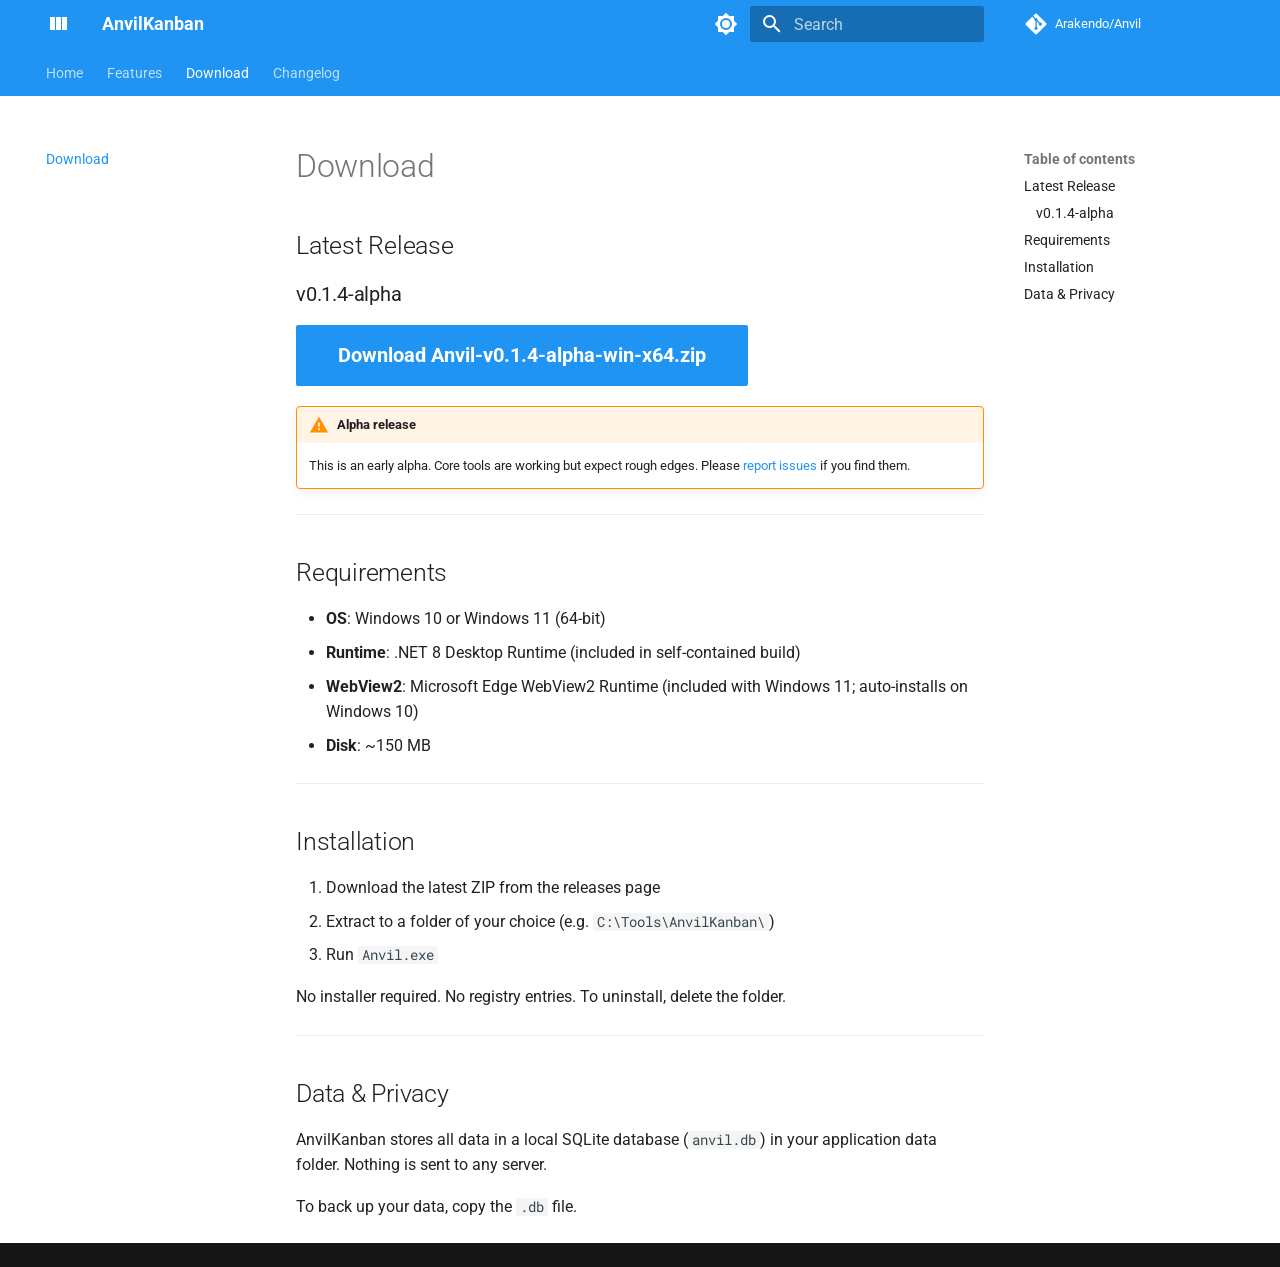
<file: download/index.html>
<!doctype html>
<html lang="en" class="no-js">
  <head>
    
      <meta charset="utf-8">
      <meta name="viewport" content="width=device-width,initial-scale=1">
      
        <meta name="description" content="A practical multi-tool workspace for Windows. Kanban, diagrams, code, and more — all offline, all yours.">
      
      
        <meta name="author" content="Arakendo">
      
      
        <link rel="canonical" href="https://anvilkanban.org/download/">
      
      
        <link rel="prev" href="../features/">
      
      
        <link rel="next" href="../changelog/">
      
      
        
      
      
      <link rel="icon" href="../assets/images/favicon.png">
      <meta name="generator" content="mkdocs-1.6.1, mkdocs-material-9.7.1">
    
    
      
        <title>Download - AnvilKanban</title>
      
    
    
      <link rel="stylesheet" href="../assets/stylesheets/main.484c7ddc.min.css">
      
        
        <link rel="stylesheet" href="../assets/stylesheets/palette.ab4e12ef.min.css">
      
      


    
    
      
    
    
      
        
        
        <link rel="preconnect" href="https://fonts.gstatic.com" crossorigin>
        <link rel="stylesheet" href="https://fonts.googleapis.com/css?family=Roboto:300,300i,400,400i,700,700i%7CRoboto+Mono:400,400i,700,700i&display=fallback">
        <style>:root{--md-text-font:"Roboto";--md-code-font:"Roboto Mono"}</style>
      
    
    
      <link rel="stylesheet" href="../stylesheets/extra.css">
    
    <script>__md_scope=new URL("..",location),__md_hash=e=>[...e].reduce(((e,_)=>(e<<5)-e+_.charCodeAt(0)),0),__md_get=(e,_=localStorage,t=__md_scope)=>JSON.parse(_.getItem(t.pathname+"."+e)),__md_set=(e,_,t=localStorage,a=__md_scope)=>{try{t.setItem(a.pathname+"."+e,JSON.stringify(_))}catch(e){}}</script>
    
      

    
    
  </head>
  
  
    
    
      
    
    
    
    
    <body dir="ltr" data-md-color-scheme="default" data-md-color-primary="blue" data-md-color-accent="blue">
  
    
    <input class="md-toggle" data-md-toggle="drawer" type="checkbox" id="__drawer" autocomplete="off">
    <input class="md-toggle" data-md-toggle="search" type="checkbox" id="__search" autocomplete="off">
    <label class="md-overlay" for="__drawer"></label>
    <div data-md-component="skip">
      
        
        <a href="#download" class="md-skip">
          Skip to content
        </a>
      
    </div>
    <div data-md-component="announce">
      
    </div>
    
    
      

<header class="md-header" data-md-component="header">
  <nav class="md-header__inner md-grid" aria-label="Header">
    <a href=".." title="AnvilKanban" class="md-header__button md-logo" aria-label="AnvilKanban" data-md-component="logo">
      
  
  <svg xmlns="http://www.w3.org/2000/svg" viewBox="0 0 24 24"><path d="M16 5v13h5V5M4 18h5V5H4m6 13h5V5h-5z"/></svg>

    </a>
    <label class="md-header__button md-icon" for="__drawer">
      
      <svg xmlns="http://www.w3.org/2000/svg" viewBox="0 0 24 24"><path d="M3 6h18v2H3zm0 5h18v2H3zm0 5h18v2H3z"/></svg>
    </label>
    <div class="md-header__title" data-md-component="header-title">
      <div class="md-header__ellipsis">
        <div class="md-header__topic">
          <span class="md-ellipsis">
            AnvilKanban
          </span>
        </div>
        <div class="md-header__topic" data-md-component="header-topic">
          <span class="md-ellipsis">
            
              Download
            
          </span>
        </div>
      </div>
    </div>
    
      
        <form class="md-header__option" data-md-component="palette">
  
    
    
    
    <input class="md-option" data-md-color-media="(prefers-color-scheme: light)" data-md-color-scheme="default" data-md-color-primary="blue" data-md-color-accent="blue"  aria-label="Switch to dark mode"  type="radio" name="__palette" id="__palette_0">
    
      <label class="md-header__button md-icon" title="Switch to dark mode" for="__palette_1" hidden>
        <svg xmlns="http://www.w3.org/2000/svg" viewBox="0 0 24 24"><path d="M12 8a4 4 0 0 0-4 4 4 4 0 0 0 4 4 4 4 0 0 0 4-4 4 4 0 0 0-4-4m0 10a6 6 0 0 1-6-6 6 6 0 0 1 6-6 6 6 0 0 1 6 6 6 6 0 0 1-6 6m8-9.31V4h-4.69L12 .69 8.69 4H4v4.69L.69 12 4 15.31V20h4.69L12 23.31 15.31 20H20v-4.69L23.31 12z"/></svg>
      </label>
    
  
    
    
    
    <input class="md-option" data-md-color-media="(prefers-color-scheme: dark)" data-md-color-scheme="slate" data-md-color-primary="blue" data-md-color-accent="blue"  aria-label="Switch to light mode"  type="radio" name="__palette" id="__palette_1">
    
      <label class="md-header__button md-icon" title="Switch to light mode" for="__palette_0" hidden>
        <svg xmlns="http://www.w3.org/2000/svg" viewBox="0 0 24 24"><path d="M12 18c-.89 0-1.74-.2-2.5-.55C11.56 16.5 13 14.42 13 12s-1.44-4.5-3.5-5.45C10.26 6.2 11.11 6 12 6a6 6 0 0 1 6 6 6 6 0 0 1-6 6m8-9.31V4h-4.69L12 .69 8.69 4H4v4.69L.69 12 4 15.31V20h4.69L12 23.31 15.31 20H20v-4.69L23.31 12z"/></svg>
      </label>
    
  
</form>
      
    
    
      <script>var palette=__md_get("__palette");if(palette&&palette.color){if("(prefers-color-scheme)"===palette.color.media){var media=matchMedia("(prefers-color-scheme: light)"),input=document.querySelector(media.matches?"[data-md-color-media='(prefers-color-scheme: light)']":"[data-md-color-media='(prefers-color-scheme: dark)']");palette.color.media=input.getAttribute("data-md-color-media"),palette.color.scheme=input.getAttribute("data-md-color-scheme"),palette.color.primary=input.getAttribute("data-md-color-primary"),palette.color.accent=input.getAttribute("data-md-color-accent")}for(var[key,value]of Object.entries(palette.color))document.body.setAttribute("data-md-color-"+key,value)}</script>
    
    
    
      
      
        <label class="md-header__button md-icon" for="__search">
          
          <svg xmlns="http://www.w3.org/2000/svg" viewBox="0 0 24 24"><path d="M9.5 3A6.5 6.5 0 0 1 16 9.5c0 1.61-.59 3.09-1.56 4.23l.27.27h.79l5 5-1.5 1.5-5-5v-.79l-.27-.27A6.52 6.52 0 0 1 9.5 16 6.5 6.5 0 0 1 3 9.5 6.5 6.5 0 0 1 9.5 3m0 2C7 5 5 7 5 9.5S7 14 9.5 14 14 12 14 9.5 12 5 9.5 5"/></svg>
        </label>
        <div class="md-search" data-md-component="search" role="dialog">
  <label class="md-search__overlay" for="__search"></label>
  <div class="md-search__inner" role="search">
    <form class="md-search__form" name="search">
      <input type="text" class="md-search__input" name="query" aria-label="Search" placeholder="Search" autocapitalize="off" autocorrect="off" autocomplete="off" spellcheck="false" data-md-component="search-query" required>
      <label class="md-search__icon md-icon" for="__search">
        
        <svg xmlns="http://www.w3.org/2000/svg" viewBox="0 0 24 24"><path d="M9.5 3A6.5 6.5 0 0 1 16 9.5c0 1.61-.59 3.09-1.56 4.23l.27.27h.79l5 5-1.5 1.5-5-5v-.79l-.27-.27A6.52 6.52 0 0 1 9.5 16 6.5 6.5 0 0 1 3 9.5 6.5 6.5 0 0 1 9.5 3m0 2C7 5 5 7 5 9.5S7 14 9.5 14 14 12 14 9.5 12 5 9.5 5"/></svg>
        
        <svg xmlns="http://www.w3.org/2000/svg" viewBox="0 0 24 24"><path d="M20 11v2H8l5.5 5.5-1.42 1.42L4.16 12l7.92-7.92L13.5 5.5 8 11z"/></svg>
      </label>
      <nav class="md-search__options" aria-label="Search">
        
        <button type="reset" class="md-search__icon md-icon" title="Clear" aria-label="Clear" tabindex="-1">
          
          <svg xmlns="http://www.w3.org/2000/svg" viewBox="0 0 24 24"><path d="M19 6.41 17.59 5 12 10.59 6.41 5 5 6.41 10.59 12 5 17.59 6.41 19 12 13.41 17.59 19 19 17.59 13.41 12z"/></svg>
        </button>
      </nav>
      
        <div class="md-search__suggest" data-md-component="search-suggest"></div>
      
    </form>
    <div class="md-search__output">
      <div class="md-search__scrollwrap" tabindex="0" data-md-scrollfix>
        <div class="md-search-result" data-md-component="search-result">
          <div class="md-search-result__meta">
            Initializing search
          </div>
          <ol class="md-search-result__list" role="presentation"></ol>
        </div>
      </div>
    </div>
  </div>
</div>
      
    
    
      <div class="md-header__source">
        <a href="https://github.com/Arakendo/Anvil" title="Go to repository" class="md-source" data-md-component="source">
  <div class="md-source__icon md-icon">
    
    <svg xmlns="http://www.w3.org/2000/svg" viewBox="0 0 448 512"><!--! Font Awesome Free 7.1.0 by @fontawesome - https://fontawesome.com License - https://fontawesome.com/license/free (Icons: CC BY 4.0, Fonts: SIL OFL 1.1, Code: MIT License) Copyright 2025 Fonticons, Inc.--><path d="M439.6 236.1 244 40.5c-5.4-5.5-12.8-8.5-20.4-8.5s-15 3-20.4 8.4L162.5 81l51.5 51.5c27.1-9.1 52.7 16.8 43.4 43.7l49.7 49.7c34.2-11.8 61.2 31 35.5 56.7-26.5 26.5-70.2-2.9-56-37.3L240.3 199v121.9c25.3 12.5 22.3 41.8 9.1 55-6.4 6.4-15.2 10.1-24.3 10.1s-17.8-3.6-24.3-10.1c-17.6-17.6-11.1-46.9 11.2-56v-123c-20.8-8.5-24.6-30.7-18.6-45L142.6 101 8.5 235.1C3 240.6 0 247.9 0 255.5s3 15 8.5 20.4l195.6 195.7c5.4 5.4 12.7 8.4 20.4 8.4s15-3 20.4-8.4l194.7-194.7c5.4-5.4 8.4-12.8 8.4-20.4s-3-15-8.4-20.4"/></svg>
  </div>
  <div class="md-source__repository">
    Arakendo/Anvil
  </div>
</a>
      </div>
    
  </nav>
  
</header>
    
    <div class="md-container" data-md-component="container">
      
      
        
          
            
<nav class="md-tabs" aria-label="Tabs" data-md-component="tabs">
  <div class="md-grid">
    <ul class="md-tabs__list">
      
        
  
  
  
  
    <li class="md-tabs__item">
      <a href=".." class="md-tabs__link">
        
  
  
    
  
  Home

      </a>
    </li>
  

      
        
  
  
  
  
    <li class="md-tabs__item">
      <a href="../features/" class="md-tabs__link">
        
  
  
    
  
  Features

      </a>
    </li>
  

      
        
  
  
  
    
  
  
    <li class="md-tabs__item md-tabs__item--active">
      <a href="./" class="md-tabs__link">
        
  
  
    
  
  Download

      </a>
    </li>
  

      
        
  
  
  
  
    <li class="md-tabs__item">
      <a href="../changelog/" class="md-tabs__link">
        
  
  
    
  
  Changelog

      </a>
    </li>
  

      
    </ul>
  </div>
</nav>
          
        
      
      <main class="md-main" data-md-component="main">
        <div class="md-main__inner md-grid">
          
            
              
              <div class="md-sidebar md-sidebar--primary" data-md-component="sidebar" data-md-type="navigation" >
                <div class="md-sidebar__scrollwrap">
                  <div class="md-sidebar__inner">
                    


  


<nav class="md-nav md-nav--primary md-nav--lifted" aria-label="Navigation" data-md-level="0">
  <label class="md-nav__title" for="__drawer">
    <a href=".." title="AnvilKanban" class="md-nav__button md-logo" aria-label="AnvilKanban" data-md-component="logo">
      
  
  <svg xmlns="http://www.w3.org/2000/svg" viewBox="0 0 24 24"><path d="M16 5v13h5V5M4 18h5V5H4m6 13h5V5h-5z"/></svg>

    </a>
    AnvilKanban
  </label>
  
    <div class="md-nav__source">
      <a href="https://github.com/Arakendo/Anvil" title="Go to repository" class="md-source" data-md-component="source">
  <div class="md-source__icon md-icon">
    
    <svg xmlns="http://www.w3.org/2000/svg" viewBox="0 0 448 512"><!--! Font Awesome Free 7.1.0 by @fontawesome - https://fontawesome.com License - https://fontawesome.com/license/free (Icons: CC BY 4.0, Fonts: SIL OFL 1.1, Code: MIT License) Copyright 2025 Fonticons, Inc.--><path d="M439.6 236.1 244 40.5c-5.4-5.5-12.8-8.5-20.4-8.5s-15 3-20.4 8.4L162.5 81l51.5 51.5c27.1-9.1 52.7 16.8 43.4 43.7l49.7 49.7c34.2-11.8 61.2 31 35.5 56.7-26.5 26.5-70.2-2.9-56-37.3L240.3 199v121.9c25.3 12.5 22.3 41.8 9.1 55-6.4 6.4-15.2 10.1-24.3 10.1s-17.8-3.6-24.3-10.1c-17.6-17.6-11.1-46.9 11.2-56v-123c-20.8-8.5-24.6-30.7-18.6-45L142.6 101 8.5 235.1C3 240.6 0 247.9 0 255.5s3 15 8.5 20.4l195.6 195.7c5.4 5.4 12.7 8.4 20.4 8.4s15-3 20.4-8.4l194.7-194.7c5.4-5.4 8.4-12.8 8.4-20.4s-3-15-8.4-20.4"/></svg>
  </div>
  <div class="md-source__repository">
    Arakendo/Anvil
  </div>
</a>
    </div>
  
  <ul class="md-nav__list" data-md-scrollfix>
    
      
      
  
  
  
  
    <li class="md-nav__item">
      <a href=".." class="md-nav__link">
        
  
  
  <span class="md-ellipsis">
    
  
    Home
  

    
  </span>
  
  

      </a>
    </li>
  

    
      
      
  
  
  
  
    <li class="md-nav__item">
      <a href="../features/" class="md-nav__link">
        
  
  
  <span class="md-ellipsis">
    
  
    Features
  

    
  </span>
  
  

      </a>
    </li>
  

    
      
      
  
  
    
  
  
  
    <li class="md-nav__item md-nav__item--active">
      
      <input class="md-nav__toggle md-toggle" type="checkbox" id="__toc">
      
      
        
      
      
        <label class="md-nav__link md-nav__link--active" for="__toc">
          
  
  
  <span class="md-ellipsis">
    
  
    Download
  

    
  </span>
  
  

          <span class="md-nav__icon md-icon"></span>
        </label>
      
      <a href="./" class="md-nav__link md-nav__link--active">
        
  
  
  <span class="md-ellipsis">
    
  
    Download
  

    
  </span>
  
  

      </a>
      
        

<nav class="md-nav md-nav--secondary" aria-label="Table of contents">
  
  
  
    
  
  
    <label class="md-nav__title" for="__toc">
      <span class="md-nav__icon md-icon"></span>
      Table of contents
    </label>
    <ul class="md-nav__list" data-md-component="toc" data-md-scrollfix>
      
        <li class="md-nav__item">
  <a href="#latest-release" class="md-nav__link">
    <span class="md-ellipsis">
      
        Latest Release
      
    </span>
  </a>
  
    <nav class="md-nav" aria-label="Latest Release">
      <ul class="md-nav__list">
        
          <li class="md-nav__item">
  <a href="#v014-alpha" class="md-nav__link">
    <span class="md-ellipsis">
      
        v0.1.4-alpha
      
    </span>
  </a>
  
</li>
        
      </ul>
    </nav>
  
</li>
      
        <li class="md-nav__item">
  <a href="#requirements" class="md-nav__link">
    <span class="md-ellipsis">
      
        Requirements
      
    </span>
  </a>
  
</li>
      
        <li class="md-nav__item">
  <a href="#installation" class="md-nav__link">
    <span class="md-ellipsis">
      
        Installation
      
    </span>
  </a>
  
</li>
      
        <li class="md-nav__item">
  <a href="#data-privacy" class="md-nav__link">
    <span class="md-ellipsis">
      
        Data &amp; Privacy
      
    </span>
  </a>
  
</li>
      
    </ul>
  
</nav>
      
    </li>
  

    
      
      
  
  
  
  
    <li class="md-nav__item">
      <a href="../changelog/" class="md-nav__link">
        
  
  
  <span class="md-ellipsis">
    
  
    Changelog
  

    
  </span>
  
  

      </a>
    </li>
  

    
  </ul>
</nav>
                  </div>
                </div>
              </div>
            
            
              
              <div class="md-sidebar md-sidebar--secondary" data-md-component="sidebar" data-md-type="toc" >
                <div class="md-sidebar__scrollwrap">
                  <div class="md-sidebar__inner">
                    

<nav class="md-nav md-nav--secondary" aria-label="Table of contents">
  
  
  
    
  
  
    <label class="md-nav__title" for="__toc">
      <span class="md-nav__icon md-icon"></span>
      Table of contents
    </label>
    <ul class="md-nav__list" data-md-component="toc" data-md-scrollfix>
      
        <li class="md-nav__item">
  <a href="#latest-release" class="md-nav__link">
    <span class="md-ellipsis">
      
        Latest Release
      
    </span>
  </a>
  
    <nav class="md-nav" aria-label="Latest Release">
      <ul class="md-nav__list">
        
          <li class="md-nav__item">
  <a href="#v014-alpha" class="md-nav__link">
    <span class="md-ellipsis">
      
        v0.1.4-alpha
      
    </span>
  </a>
  
</li>
        
      </ul>
    </nav>
  
</li>
      
        <li class="md-nav__item">
  <a href="#requirements" class="md-nav__link">
    <span class="md-ellipsis">
      
        Requirements
      
    </span>
  </a>
  
</li>
      
        <li class="md-nav__item">
  <a href="#installation" class="md-nav__link">
    <span class="md-ellipsis">
      
        Installation
      
    </span>
  </a>
  
</li>
      
        <li class="md-nav__item">
  <a href="#data-privacy" class="md-nav__link">
    <span class="md-ellipsis">
      
        Data &amp; Privacy
      
    </span>
  </a>
  
</li>
      
    </ul>
  
</nav>
                  </div>
                </div>
              </div>
            
          
          
            <div class="md-content" data-md-component="content">
              
              <article class="md-content__inner md-typeset">
                
                  


  
  


<h1 id="download">Download</h1>
<h2 id="latest-release">Latest Release</h2>
<h3 id="v014-alpha">v0.1.4-alpha</h3>
<p><a class="md-button md-button--primary" href="https://github.com/Arakendo/Anvil/releases/tag/v0.1.4-alpha">Download Anvil-v0.1.4-alpha-win-x64.zip</a></p>
<div class="admonition warning">
<p class="admonition-title">Alpha release</p>
<p>This is an early alpha. Core tools are working but expect rough edges. Please <a href="https://github.com/Arakendo/Anvil/issues">report issues</a> if you find them.</p>
</div>
<hr />
<h2 id="requirements">Requirements</h2>
<ul>
<li><strong>OS</strong>: Windows 10 or Windows 11 (64-bit)</li>
<li><strong>Runtime</strong>: .NET 8 Desktop Runtime (included in self-contained build)</li>
<li><strong>WebView2</strong>: Microsoft Edge WebView2 Runtime (included with Windows 11; auto-installs on Windows 10)</li>
<li><strong>Disk</strong>: ~150 MB</li>
</ul>
<hr />
<h2 id="installation">Installation</h2>
<ol>
<li>Download the latest ZIP from the releases page</li>
<li>Extract to a folder of your choice (e.g. <code>C:\Tools\AnvilKanban\</code>)</li>
<li>Run <code>Anvil.exe</code></li>
</ol>
<p>No installer required. No registry entries. To uninstall, delete the folder.</p>
<hr />
<h2 id="data-privacy">Data &amp; Privacy</h2>
<p>AnvilKanban stores all data in a local SQLite database (<code>anvil.db</code>) in your application data folder. Nothing is sent to any server.</p>
<p>To back up your data, copy the <code>.db</code> file.</p>












                
              </article>
            </div>
          
          
<script>var target=document.getElementById(location.hash.slice(1));target&&target.name&&(target.checked=target.name.startsWith("__tabbed_"))</script>
        </div>
        
          <button type="button" class="md-top md-icon" data-md-component="top" hidden>
  
  <svg xmlns="http://www.w3.org/2000/svg" viewBox="0 0 24 24"><path d="M13 20h-2V8l-5.5 5.5-1.42-1.42L12 4.16l7.92 7.92-1.42 1.42L13 8z"/></svg>
  Back to top
</button>
        
      </main>
      
        <footer class="md-footer">
  
  <div class="md-footer-meta md-typeset">
    <div class="md-footer-meta__inner md-grid">
      <div class="md-copyright">
  
  
</div>
      
    </div>
  </div>
</footer>
      
    </div>
    <div class="md-dialog" data-md-component="dialog">
      <div class="md-dialog__inner md-typeset"></div>
    </div>
    
    
    
      
      
      <script id="__config" type="application/json">{"annotate": null, "base": "..", "features": ["navigation.instant", "navigation.tracking", "navigation.tabs", "navigation.top", "search.suggest", "search.highlight", "content.code.copy", "announce.dismiss"], "search": "../assets/javascripts/workers/search.2c215733.min.js", "tags": null, "translations": {"clipboard.copied": "Copied to clipboard", "clipboard.copy": "Copy to clipboard", "search.result.more.one": "1 more on this page", "search.result.more.other": "# more on this page", "search.result.none": "No matching documents", "search.result.one": "1 matching document", "search.result.other": "# matching documents", "search.result.placeholder": "Type to start searching", "search.result.term.missing": "Missing", "select.version": "Select version"}, "version": null}</script>
    
    
      <script src="../assets/javascripts/bundle.79ae519e.min.js"></script>
      
    
  </body>
</html>
</file>
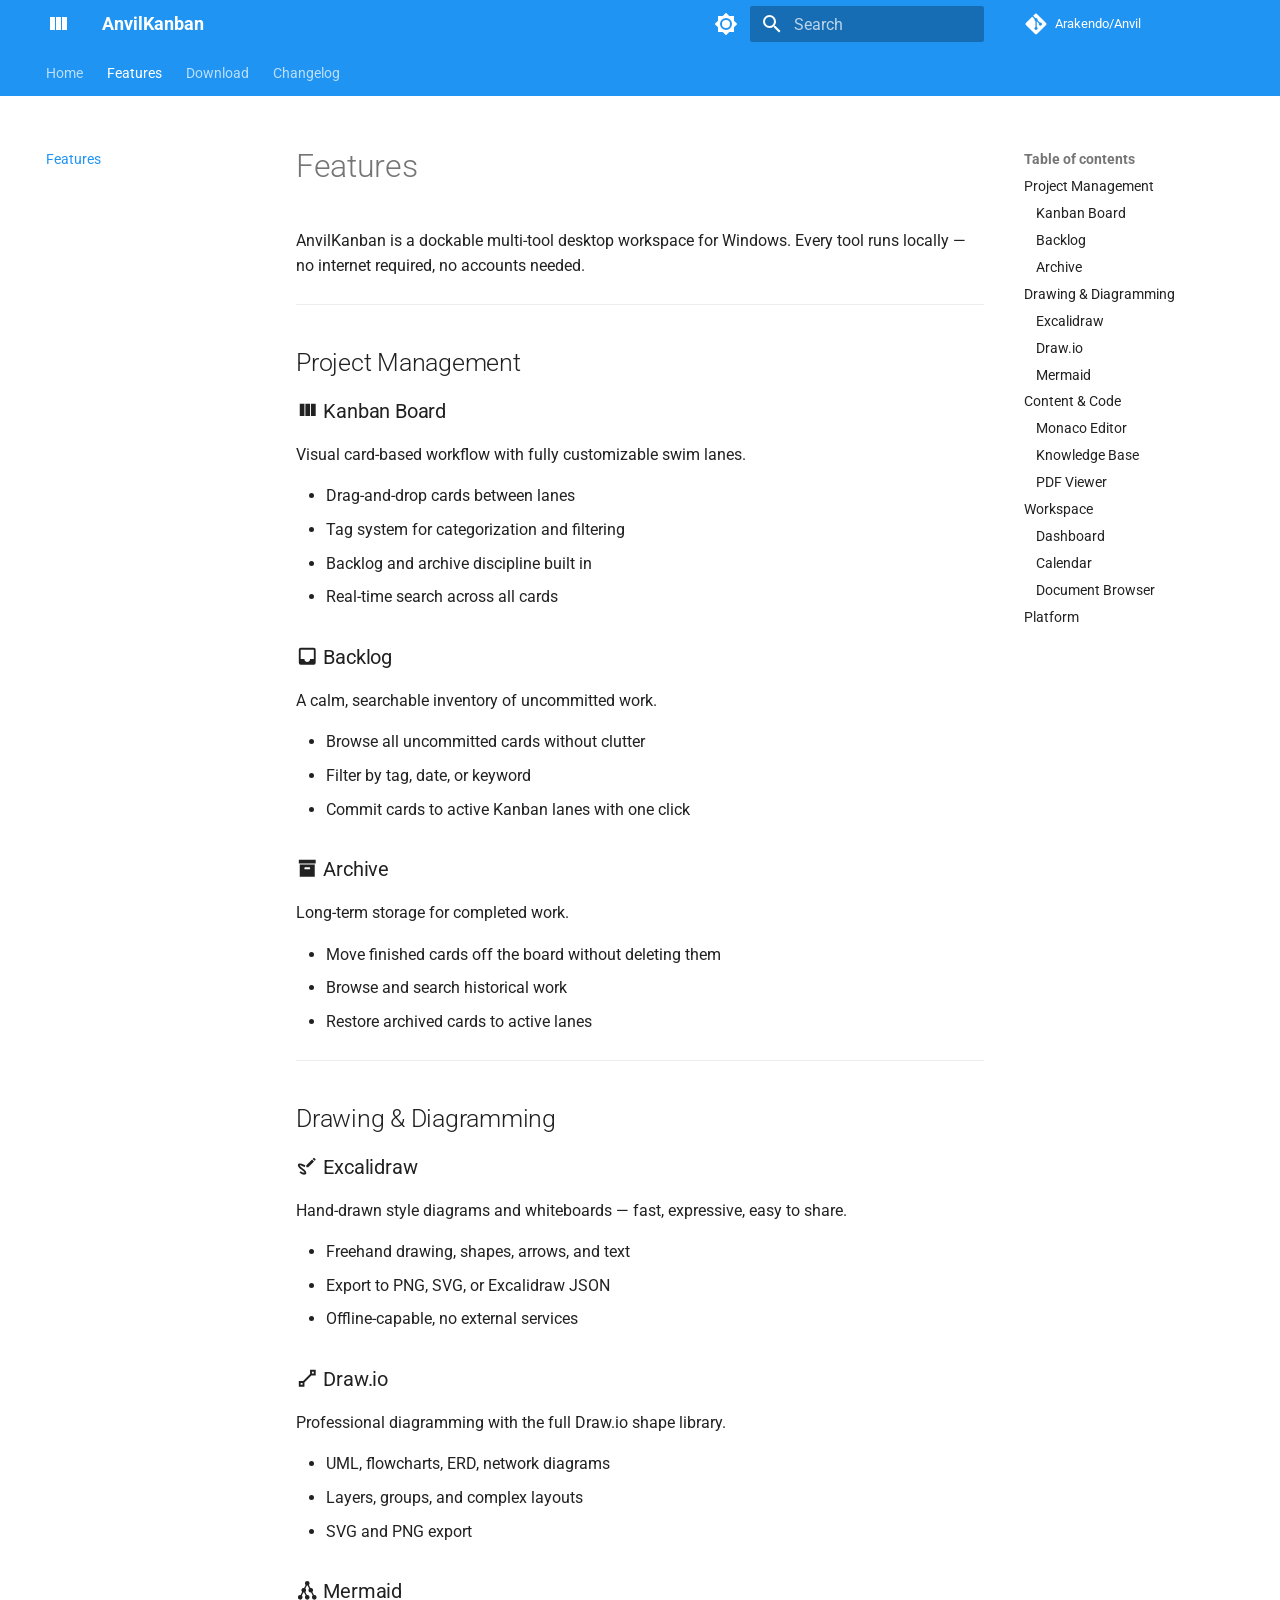
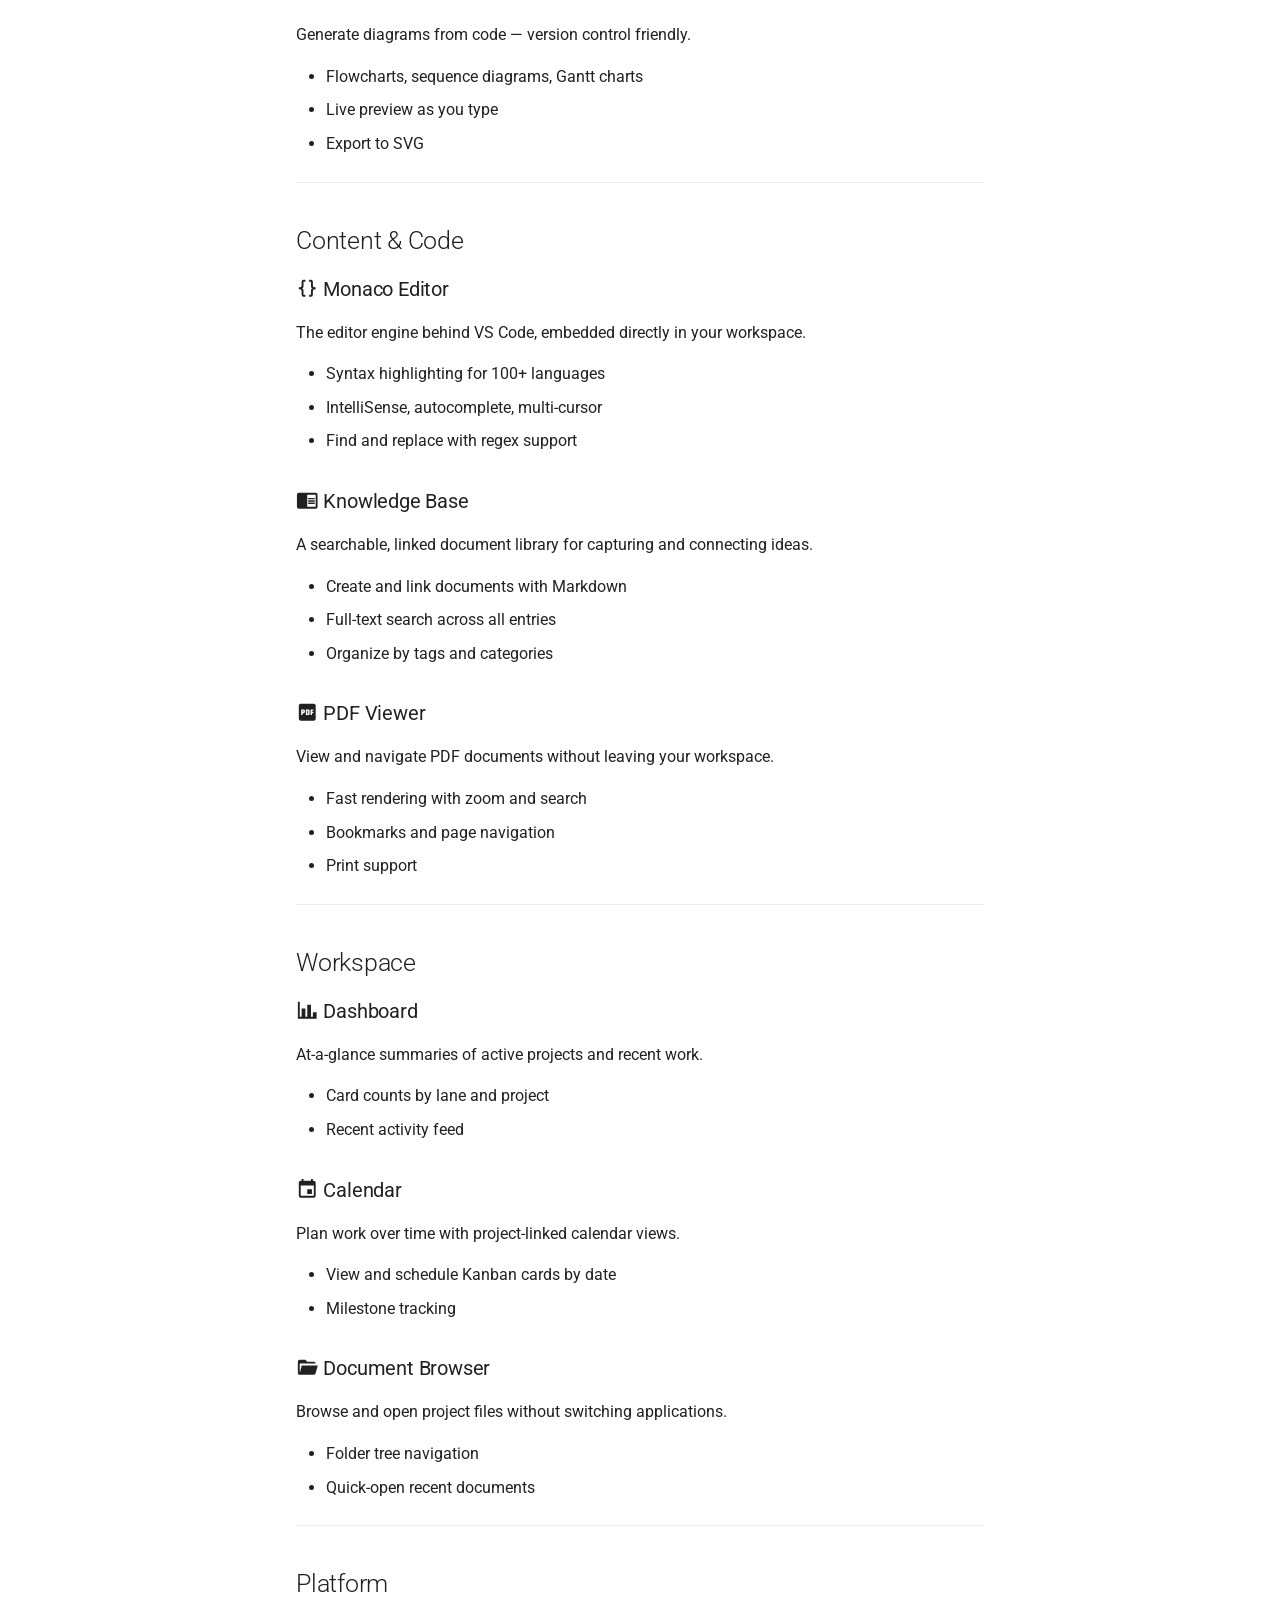
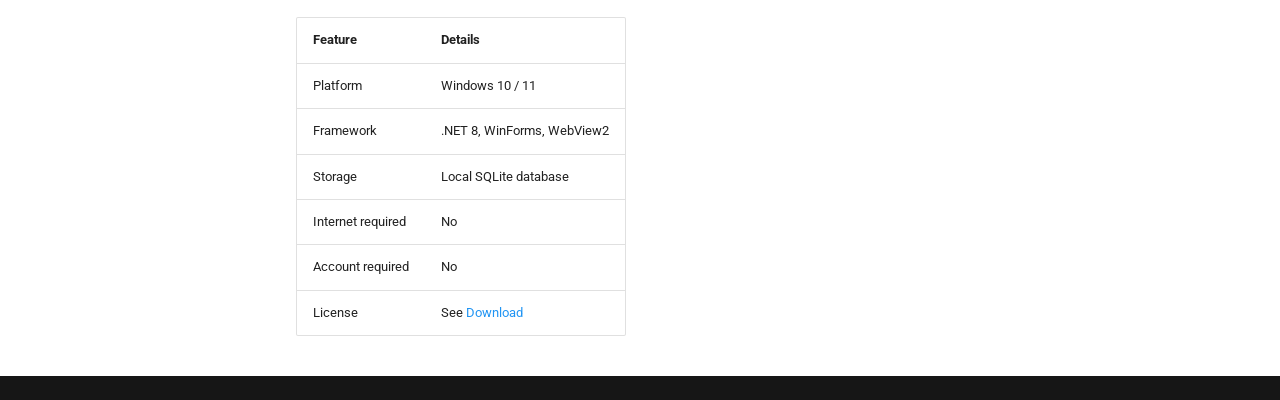
<file: features/index.html>
<!doctype html>
<html lang="en" class="no-js">
  <head>
    
      <meta charset="utf-8">
      <meta name="viewport" content="width=device-width,initial-scale=1">
      
        <meta name="description" content="A practical multi-tool workspace for Windows. Kanban, diagrams, code, and more — all offline, all yours.">
      
      
        <meta name="author" content="Arakendo">
      
      
        <link rel="canonical" href="https://anvilkanban.org/features/">
      
      
        <link rel="prev" href="..">
      
      
        <link rel="next" href="../download/">
      
      
        
      
      
      <link rel="icon" href="../assets/images/favicon.png">
      <meta name="generator" content="mkdocs-1.6.1, mkdocs-material-9.7.1">
    
    
      
        <title>Features - AnvilKanban</title>
      
    
    
      <link rel="stylesheet" href="../assets/stylesheets/main.484c7ddc.min.css">
      
        
        <link rel="stylesheet" href="../assets/stylesheets/palette.ab4e12ef.min.css">
      
      


    
    
      
    
    
      
        
        
        <link rel="preconnect" href="https://fonts.gstatic.com" crossorigin>
        <link rel="stylesheet" href="https://fonts.googleapis.com/css?family=Roboto:300,300i,400,400i,700,700i%7CRoboto+Mono:400,400i,700,700i&display=fallback">
        <style>:root{--md-text-font:"Roboto";--md-code-font:"Roboto Mono"}</style>
      
    
    
      <link rel="stylesheet" href="../stylesheets/extra.css">
    
    <script>__md_scope=new URL("..",location),__md_hash=e=>[...e].reduce(((e,_)=>(e<<5)-e+_.charCodeAt(0)),0),__md_get=(e,_=localStorage,t=__md_scope)=>JSON.parse(_.getItem(t.pathname+"."+e)),__md_set=(e,_,t=localStorage,a=__md_scope)=>{try{t.setItem(a.pathname+"."+e,JSON.stringify(_))}catch(e){}}</script>
    
      

    
    
  </head>
  
  
    
    
      
    
    
    
    
    <body dir="ltr" data-md-color-scheme="default" data-md-color-primary="blue" data-md-color-accent="blue">
  
    
    <input class="md-toggle" data-md-toggle="drawer" type="checkbox" id="__drawer" autocomplete="off">
    <input class="md-toggle" data-md-toggle="search" type="checkbox" id="__search" autocomplete="off">
    <label class="md-overlay" for="__drawer"></label>
    <div data-md-component="skip">
      
        
        <a href="#features" class="md-skip">
          Skip to content
        </a>
      
    </div>
    <div data-md-component="announce">
      
    </div>
    
    
      

<header class="md-header" data-md-component="header">
  <nav class="md-header__inner md-grid" aria-label="Header">
    <a href=".." title="AnvilKanban" class="md-header__button md-logo" aria-label="AnvilKanban" data-md-component="logo">
      
  
  <svg xmlns="http://www.w3.org/2000/svg" viewBox="0 0 24 24"><path d="M16 5v13h5V5M4 18h5V5H4m6 13h5V5h-5z"/></svg>

    </a>
    <label class="md-header__button md-icon" for="__drawer">
      
      <svg xmlns="http://www.w3.org/2000/svg" viewBox="0 0 24 24"><path d="M3 6h18v2H3zm0 5h18v2H3zm0 5h18v2H3z"/></svg>
    </label>
    <div class="md-header__title" data-md-component="header-title">
      <div class="md-header__ellipsis">
        <div class="md-header__topic">
          <span class="md-ellipsis">
            AnvilKanban
          </span>
        </div>
        <div class="md-header__topic" data-md-component="header-topic">
          <span class="md-ellipsis">
            
              Features
            
          </span>
        </div>
      </div>
    </div>
    
      
        <form class="md-header__option" data-md-component="palette">
  
    
    
    
    <input class="md-option" data-md-color-media="(prefers-color-scheme: light)" data-md-color-scheme="default" data-md-color-primary="blue" data-md-color-accent="blue"  aria-label="Switch to dark mode"  type="radio" name="__palette" id="__palette_0">
    
      <label class="md-header__button md-icon" title="Switch to dark mode" for="__palette_1" hidden>
        <svg xmlns="http://www.w3.org/2000/svg" viewBox="0 0 24 24"><path d="M12 8a4 4 0 0 0-4 4 4 4 0 0 0 4 4 4 4 0 0 0 4-4 4 4 0 0 0-4-4m0 10a6 6 0 0 1-6-6 6 6 0 0 1 6-6 6 6 0 0 1 6 6 6 6 0 0 1-6 6m8-9.31V4h-4.69L12 .69 8.69 4H4v4.69L.69 12 4 15.31V20h4.69L12 23.31 15.31 20H20v-4.69L23.31 12z"/></svg>
      </label>
    
  
    
    
    
    <input class="md-option" data-md-color-media="(prefers-color-scheme: dark)" data-md-color-scheme="slate" data-md-color-primary="blue" data-md-color-accent="blue"  aria-label="Switch to light mode"  type="radio" name="__palette" id="__palette_1">
    
      <label class="md-header__button md-icon" title="Switch to light mode" for="__palette_0" hidden>
        <svg xmlns="http://www.w3.org/2000/svg" viewBox="0 0 24 24"><path d="M12 18c-.89 0-1.74-.2-2.5-.55C11.56 16.5 13 14.42 13 12s-1.44-4.5-3.5-5.45C10.26 6.2 11.11 6 12 6a6 6 0 0 1 6 6 6 6 0 0 1-6 6m8-9.31V4h-4.69L12 .69 8.69 4H4v4.69L.69 12 4 15.31V20h4.69L12 23.31 15.31 20H20v-4.69L23.31 12z"/></svg>
      </label>
    
  
</form>
      
    
    
      <script>var palette=__md_get("__palette");if(palette&&palette.color){if("(prefers-color-scheme)"===palette.color.media){var media=matchMedia("(prefers-color-scheme: light)"),input=document.querySelector(media.matches?"[data-md-color-media='(prefers-color-scheme: light)']":"[data-md-color-media='(prefers-color-scheme: dark)']");palette.color.media=input.getAttribute("data-md-color-media"),palette.color.scheme=input.getAttribute("data-md-color-scheme"),palette.color.primary=input.getAttribute("data-md-color-primary"),palette.color.accent=input.getAttribute("data-md-color-accent")}for(var[key,value]of Object.entries(palette.color))document.body.setAttribute("data-md-color-"+key,value)}</script>
    
    
    
      
      
        <label class="md-header__button md-icon" for="__search">
          
          <svg xmlns="http://www.w3.org/2000/svg" viewBox="0 0 24 24"><path d="M9.5 3A6.5 6.5 0 0 1 16 9.5c0 1.61-.59 3.09-1.56 4.23l.27.27h.79l5 5-1.5 1.5-5-5v-.79l-.27-.27A6.52 6.52 0 0 1 9.5 16 6.5 6.5 0 0 1 3 9.5 6.5 6.5 0 0 1 9.5 3m0 2C7 5 5 7 5 9.5S7 14 9.5 14 14 12 14 9.5 12 5 9.5 5"/></svg>
        </label>
        <div class="md-search" data-md-component="search" role="dialog">
  <label class="md-search__overlay" for="__search"></label>
  <div class="md-search__inner" role="search">
    <form class="md-search__form" name="search">
      <input type="text" class="md-search__input" name="query" aria-label="Search" placeholder="Search" autocapitalize="off" autocorrect="off" autocomplete="off" spellcheck="false" data-md-component="search-query" required>
      <label class="md-search__icon md-icon" for="__search">
        
        <svg xmlns="http://www.w3.org/2000/svg" viewBox="0 0 24 24"><path d="M9.5 3A6.5 6.5 0 0 1 16 9.5c0 1.61-.59 3.09-1.56 4.23l.27.27h.79l5 5-1.5 1.5-5-5v-.79l-.27-.27A6.52 6.52 0 0 1 9.5 16 6.5 6.5 0 0 1 3 9.5 6.5 6.5 0 0 1 9.5 3m0 2C7 5 5 7 5 9.5S7 14 9.5 14 14 12 14 9.5 12 5 9.5 5"/></svg>
        
        <svg xmlns="http://www.w3.org/2000/svg" viewBox="0 0 24 24"><path d="M20 11v2H8l5.5 5.5-1.42 1.42L4.16 12l7.92-7.92L13.5 5.5 8 11z"/></svg>
      </label>
      <nav class="md-search__options" aria-label="Search">
        
        <button type="reset" class="md-search__icon md-icon" title="Clear" aria-label="Clear" tabindex="-1">
          
          <svg xmlns="http://www.w3.org/2000/svg" viewBox="0 0 24 24"><path d="M19 6.41 17.59 5 12 10.59 6.41 5 5 6.41 10.59 12 5 17.59 6.41 19 12 13.41 17.59 19 19 17.59 13.41 12z"/></svg>
        </button>
      </nav>
      
        <div class="md-search__suggest" data-md-component="search-suggest"></div>
      
    </form>
    <div class="md-search__output">
      <div class="md-search__scrollwrap" tabindex="0" data-md-scrollfix>
        <div class="md-search-result" data-md-component="search-result">
          <div class="md-search-result__meta">
            Initializing search
          </div>
          <ol class="md-search-result__list" role="presentation"></ol>
        </div>
      </div>
    </div>
  </div>
</div>
      
    
    
      <div class="md-header__source">
        <a href="https://github.com/Arakendo/Anvil" title="Go to repository" class="md-source" data-md-component="source">
  <div class="md-source__icon md-icon">
    
    <svg xmlns="http://www.w3.org/2000/svg" viewBox="0 0 448 512"><!--! Font Awesome Free 7.1.0 by @fontawesome - https://fontawesome.com License - https://fontawesome.com/license/free (Icons: CC BY 4.0, Fonts: SIL OFL 1.1, Code: MIT License) Copyright 2025 Fonticons, Inc.--><path d="M439.6 236.1 244 40.5c-5.4-5.5-12.8-8.5-20.4-8.5s-15 3-20.4 8.4L162.5 81l51.5 51.5c27.1-9.1 52.7 16.8 43.4 43.7l49.7 49.7c34.2-11.8 61.2 31 35.5 56.7-26.5 26.5-70.2-2.9-56-37.3L240.3 199v121.9c25.3 12.5 22.3 41.8 9.1 55-6.4 6.4-15.2 10.1-24.3 10.1s-17.8-3.6-24.3-10.1c-17.6-17.6-11.1-46.9 11.2-56v-123c-20.8-8.5-24.6-30.7-18.6-45L142.6 101 8.5 235.1C3 240.6 0 247.9 0 255.5s3 15 8.5 20.4l195.6 195.7c5.4 5.4 12.7 8.4 20.4 8.4s15-3 20.4-8.4l194.7-194.7c5.4-5.4 8.4-12.8 8.4-20.4s-3-15-8.4-20.4"/></svg>
  </div>
  <div class="md-source__repository">
    Arakendo/Anvil
  </div>
</a>
      </div>
    
  </nav>
  
</header>
    
    <div class="md-container" data-md-component="container">
      
      
        
          
            
<nav class="md-tabs" aria-label="Tabs" data-md-component="tabs">
  <div class="md-grid">
    <ul class="md-tabs__list">
      
        
  
  
  
  
    <li class="md-tabs__item">
      <a href=".." class="md-tabs__link">
        
  
  
    
  
  Home

      </a>
    </li>
  

      
        
  
  
  
    
  
  
    <li class="md-tabs__item md-tabs__item--active">
      <a href="./" class="md-tabs__link">
        
  
  
    
  
  Features

      </a>
    </li>
  

      
        
  
  
  
  
    <li class="md-tabs__item">
      <a href="../download/" class="md-tabs__link">
        
  
  
    
  
  Download

      </a>
    </li>
  

      
        
  
  
  
  
    <li class="md-tabs__item">
      <a href="../changelog/" class="md-tabs__link">
        
  
  
    
  
  Changelog

      </a>
    </li>
  

      
    </ul>
  </div>
</nav>
          
        
      
      <main class="md-main" data-md-component="main">
        <div class="md-main__inner md-grid">
          
            
              
              <div class="md-sidebar md-sidebar--primary" data-md-component="sidebar" data-md-type="navigation" >
                <div class="md-sidebar__scrollwrap">
                  <div class="md-sidebar__inner">
                    


  


<nav class="md-nav md-nav--primary md-nav--lifted" aria-label="Navigation" data-md-level="0">
  <label class="md-nav__title" for="__drawer">
    <a href=".." title="AnvilKanban" class="md-nav__button md-logo" aria-label="AnvilKanban" data-md-component="logo">
      
  
  <svg xmlns="http://www.w3.org/2000/svg" viewBox="0 0 24 24"><path d="M16 5v13h5V5M4 18h5V5H4m6 13h5V5h-5z"/></svg>

    </a>
    AnvilKanban
  </label>
  
    <div class="md-nav__source">
      <a href="https://github.com/Arakendo/Anvil" title="Go to repository" class="md-source" data-md-component="source">
  <div class="md-source__icon md-icon">
    
    <svg xmlns="http://www.w3.org/2000/svg" viewBox="0 0 448 512"><!--! Font Awesome Free 7.1.0 by @fontawesome - https://fontawesome.com License - https://fontawesome.com/license/free (Icons: CC BY 4.0, Fonts: SIL OFL 1.1, Code: MIT License) Copyright 2025 Fonticons, Inc.--><path d="M439.6 236.1 244 40.5c-5.4-5.5-12.8-8.5-20.4-8.5s-15 3-20.4 8.4L162.5 81l51.5 51.5c27.1-9.1 52.7 16.8 43.4 43.7l49.7 49.7c34.2-11.8 61.2 31 35.5 56.7-26.5 26.5-70.2-2.9-56-37.3L240.3 199v121.9c25.3 12.5 22.3 41.8 9.1 55-6.4 6.4-15.2 10.1-24.3 10.1s-17.8-3.6-24.3-10.1c-17.6-17.6-11.1-46.9 11.2-56v-123c-20.8-8.5-24.6-30.7-18.6-45L142.6 101 8.5 235.1C3 240.6 0 247.9 0 255.5s3 15 8.5 20.4l195.6 195.7c5.4 5.4 12.7 8.4 20.4 8.4s15-3 20.4-8.4l194.7-194.7c5.4-5.4 8.4-12.8 8.4-20.4s-3-15-8.4-20.4"/></svg>
  </div>
  <div class="md-source__repository">
    Arakendo/Anvil
  </div>
</a>
    </div>
  
  <ul class="md-nav__list" data-md-scrollfix>
    
      
      
  
  
  
  
    <li class="md-nav__item">
      <a href=".." class="md-nav__link">
        
  
  
  <span class="md-ellipsis">
    
  
    Home
  

    
  </span>
  
  

      </a>
    </li>
  

    
      
      
  
  
    
  
  
  
    <li class="md-nav__item md-nav__item--active">
      
      <input class="md-nav__toggle md-toggle" type="checkbox" id="__toc">
      
      
        
      
      
        <label class="md-nav__link md-nav__link--active" for="__toc">
          
  
  
  <span class="md-ellipsis">
    
  
    Features
  

    
  </span>
  
  

          <span class="md-nav__icon md-icon"></span>
        </label>
      
      <a href="./" class="md-nav__link md-nav__link--active">
        
  
  
  <span class="md-ellipsis">
    
  
    Features
  

    
  </span>
  
  

      </a>
      
        

<nav class="md-nav md-nav--secondary" aria-label="Table of contents">
  
  
  
    
  
  
    <label class="md-nav__title" for="__toc">
      <span class="md-nav__icon md-icon"></span>
      Table of contents
    </label>
    <ul class="md-nav__list" data-md-component="toc" data-md-scrollfix>
      
        <li class="md-nav__item">
  <a href="#project-management" class="md-nav__link">
    <span class="md-ellipsis">
      
        Project Management
      
    </span>
  </a>
  
    <nav class="md-nav" aria-label="Project Management">
      <ul class="md-nav__list">
        
          <li class="md-nav__item">
  <a href="#kanban-board" class="md-nav__link">
    <span class="md-ellipsis">
      
        Kanban Board
      
    </span>
  </a>
  
</li>
        
          <li class="md-nav__item">
  <a href="#backlog" class="md-nav__link">
    <span class="md-ellipsis">
      
        Backlog
      
    </span>
  </a>
  
</li>
        
          <li class="md-nav__item">
  <a href="#archive" class="md-nav__link">
    <span class="md-ellipsis">
      
        Archive
      
    </span>
  </a>
  
</li>
        
      </ul>
    </nav>
  
</li>
      
        <li class="md-nav__item">
  <a href="#drawing-diagramming" class="md-nav__link">
    <span class="md-ellipsis">
      
        Drawing &amp; Diagramming
      
    </span>
  </a>
  
    <nav class="md-nav" aria-label="Drawing &amp; Diagramming">
      <ul class="md-nav__list">
        
          <li class="md-nav__item">
  <a href="#excalidraw" class="md-nav__link">
    <span class="md-ellipsis">
      
        Excalidraw
      
    </span>
  </a>
  
</li>
        
          <li class="md-nav__item">
  <a href="#drawio" class="md-nav__link">
    <span class="md-ellipsis">
      
        Draw.io
      
    </span>
  </a>
  
</li>
        
          <li class="md-nav__item">
  <a href="#mermaid" class="md-nav__link">
    <span class="md-ellipsis">
      
        Mermaid
      
    </span>
  </a>
  
</li>
        
      </ul>
    </nav>
  
</li>
      
        <li class="md-nav__item">
  <a href="#content-code" class="md-nav__link">
    <span class="md-ellipsis">
      
        Content &amp; Code
      
    </span>
  </a>
  
    <nav class="md-nav" aria-label="Content &amp; Code">
      <ul class="md-nav__list">
        
          <li class="md-nav__item">
  <a href="#monaco-editor" class="md-nav__link">
    <span class="md-ellipsis">
      
        Monaco Editor
      
    </span>
  </a>
  
</li>
        
          <li class="md-nav__item">
  <a href="#knowledge-base" class="md-nav__link">
    <span class="md-ellipsis">
      
        Knowledge Base
      
    </span>
  </a>
  
</li>
        
          <li class="md-nav__item">
  <a href="#pdf-viewer" class="md-nav__link">
    <span class="md-ellipsis">
      
        PDF Viewer
      
    </span>
  </a>
  
</li>
        
      </ul>
    </nav>
  
</li>
      
        <li class="md-nav__item">
  <a href="#workspace" class="md-nav__link">
    <span class="md-ellipsis">
      
        Workspace
      
    </span>
  </a>
  
    <nav class="md-nav" aria-label="Workspace">
      <ul class="md-nav__list">
        
          <li class="md-nav__item">
  <a href="#dashboard" class="md-nav__link">
    <span class="md-ellipsis">
      
        Dashboard
      
    </span>
  </a>
  
</li>
        
          <li class="md-nav__item">
  <a href="#calendar" class="md-nav__link">
    <span class="md-ellipsis">
      
        Calendar
      
    </span>
  </a>
  
</li>
        
          <li class="md-nav__item">
  <a href="#document-browser" class="md-nav__link">
    <span class="md-ellipsis">
      
        Document Browser
      
    </span>
  </a>
  
</li>
        
      </ul>
    </nav>
  
</li>
      
        <li class="md-nav__item">
  <a href="#platform" class="md-nav__link">
    <span class="md-ellipsis">
      
        Platform
      
    </span>
  </a>
  
</li>
      
    </ul>
  
</nav>
      
    </li>
  

    
      
      
  
  
  
  
    <li class="md-nav__item">
      <a href="../download/" class="md-nav__link">
        
  
  
  <span class="md-ellipsis">
    
  
    Download
  

    
  </span>
  
  

      </a>
    </li>
  

    
      
      
  
  
  
  
    <li class="md-nav__item">
      <a href="../changelog/" class="md-nav__link">
        
  
  
  <span class="md-ellipsis">
    
  
    Changelog
  

    
  </span>
  
  

      </a>
    </li>
  

    
  </ul>
</nav>
                  </div>
                </div>
              </div>
            
            
              
              <div class="md-sidebar md-sidebar--secondary" data-md-component="sidebar" data-md-type="toc" >
                <div class="md-sidebar__scrollwrap">
                  <div class="md-sidebar__inner">
                    

<nav class="md-nav md-nav--secondary" aria-label="Table of contents">
  
  
  
    
  
  
    <label class="md-nav__title" for="__toc">
      <span class="md-nav__icon md-icon"></span>
      Table of contents
    </label>
    <ul class="md-nav__list" data-md-component="toc" data-md-scrollfix>
      
        <li class="md-nav__item">
  <a href="#project-management" class="md-nav__link">
    <span class="md-ellipsis">
      
        Project Management
      
    </span>
  </a>
  
    <nav class="md-nav" aria-label="Project Management">
      <ul class="md-nav__list">
        
          <li class="md-nav__item">
  <a href="#kanban-board" class="md-nav__link">
    <span class="md-ellipsis">
      
        Kanban Board
      
    </span>
  </a>
  
</li>
        
          <li class="md-nav__item">
  <a href="#backlog" class="md-nav__link">
    <span class="md-ellipsis">
      
        Backlog
      
    </span>
  </a>
  
</li>
        
          <li class="md-nav__item">
  <a href="#archive" class="md-nav__link">
    <span class="md-ellipsis">
      
        Archive
      
    </span>
  </a>
  
</li>
        
      </ul>
    </nav>
  
</li>
      
        <li class="md-nav__item">
  <a href="#drawing-diagramming" class="md-nav__link">
    <span class="md-ellipsis">
      
        Drawing &amp; Diagramming
      
    </span>
  </a>
  
    <nav class="md-nav" aria-label="Drawing &amp; Diagramming">
      <ul class="md-nav__list">
        
          <li class="md-nav__item">
  <a href="#excalidraw" class="md-nav__link">
    <span class="md-ellipsis">
      
        Excalidraw
      
    </span>
  </a>
  
</li>
        
          <li class="md-nav__item">
  <a href="#drawio" class="md-nav__link">
    <span class="md-ellipsis">
      
        Draw.io
      
    </span>
  </a>
  
</li>
        
          <li class="md-nav__item">
  <a href="#mermaid" class="md-nav__link">
    <span class="md-ellipsis">
      
        Mermaid
      
    </span>
  </a>
  
</li>
        
      </ul>
    </nav>
  
</li>
      
        <li class="md-nav__item">
  <a href="#content-code" class="md-nav__link">
    <span class="md-ellipsis">
      
        Content &amp; Code
      
    </span>
  </a>
  
    <nav class="md-nav" aria-label="Content &amp; Code">
      <ul class="md-nav__list">
        
          <li class="md-nav__item">
  <a href="#monaco-editor" class="md-nav__link">
    <span class="md-ellipsis">
      
        Monaco Editor
      
    </span>
  </a>
  
</li>
        
          <li class="md-nav__item">
  <a href="#knowledge-base" class="md-nav__link">
    <span class="md-ellipsis">
      
        Knowledge Base
      
    </span>
  </a>
  
</li>
        
          <li class="md-nav__item">
  <a href="#pdf-viewer" class="md-nav__link">
    <span class="md-ellipsis">
      
        PDF Viewer
      
    </span>
  </a>
  
</li>
        
      </ul>
    </nav>
  
</li>
      
        <li class="md-nav__item">
  <a href="#workspace" class="md-nav__link">
    <span class="md-ellipsis">
      
        Workspace
      
    </span>
  </a>
  
    <nav class="md-nav" aria-label="Workspace">
      <ul class="md-nav__list">
        
          <li class="md-nav__item">
  <a href="#dashboard" class="md-nav__link">
    <span class="md-ellipsis">
      
        Dashboard
      
    </span>
  </a>
  
</li>
        
          <li class="md-nav__item">
  <a href="#calendar" class="md-nav__link">
    <span class="md-ellipsis">
      
        Calendar
      
    </span>
  </a>
  
</li>
        
          <li class="md-nav__item">
  <a href="#document-browser" class="md-nav__link">
    <span class="md-ellipsis">
      
        Document Browser
      
    </span>
  </a>
  
</li>
        
      </ul>
    </nav>
  
</li>
      
        <li class="md-nav__item">
  <a href="#platform" class="md-nav__link">
    <span class="md-ellipsis">
      
        Platform
      
    </span>
  </a>
  
</li>
      
    </ul>
  
</nav>
                  </div>
                </div>
              </div>
            
          
          
            <div class="md-content" data-md-component="content">
              
              <article class="md-content__inner md-typeset">
                
                  


  
  


<h1 id="features">Features</h1>
<p>AnvilKanban is a dockable multi-tool desktop workspace for Windows. Every tool runs locally — no internet required, no accounts needed.</p>
<hr />
<h2 id="project-management">Project Management</h2>
<h3 id="kanban-board"><span class="twemoji"><svg xmlns="http://www.w3.org/2000/svg" viewBox="0 0 24 24"><path d="M16 5v13h5V5M4 18h5V5H4m6 13h5V5h-5z"/></svg></span> Kanban Board</h3>
<p>Visual card-based workflow with fully customizable swim lanes.</p>
<ul>
<li>Drag-and-drop cards between lanes</li>
<li>Tag system for categorization and filtering</li>
<li>Backlog and archive discipline built in</li>
<li>Real-time search across all cards</li>
</ul>
<h3 id="backlog"><span class="twemoji"><svg xmlns="http://www.w3.org/2000/svg" viewBox="0 0 24 24"><path d="M19 15h-4a3 3 0 0 1-3 3 3 3 0 0 1-3-3H5V5h14m0-2H5a2 2 0 0 0-2 2v14a2 2 0 0 0 2 2h14a2 2 0 0 0 2-2V5a2 2 0 0 0-2-2"/></svg></span> Backlog</h3>
<p>A calm, searchable inventory of uncommitted work.</p>
<ul>
<li>Browse all uncommitted cards without clutter</li>
<li>Filter by tag, date, or keyword</li>
<li>Commit cards to active Kanban lanes with one click</li>
</ul>
<h3 id="archive"><span class="twemoji"><svg xmlns="http://www.w3.org/2000/svg" viewBox="0 0 24 24"><path d="M3 3h18v4H3zm1 5h16v13H4zm5.5 3a.5.5 0 0 0-.5.5V13h6v-1.5a.5.5 0 0 0-.5-.5z"/></svg></span> Archive</h3>
<p>Long-term storage for completed work.</p>
<ul>
<li>Move finished cards off the board without deleting them</li>
<li>Browse and search historical work</li>
<li>Restore archived cards to active lanes</li>
</ul>
<hr />
<h2 id="drawing-diagramming">Drawing &amp; Diagramming</h2>
<h3 id="excalidraw"><span class="twemoji"><svg xmlns="http://www.w3.org/2000/svg" viewBox="0 0 24 24"><path d="M9.75 20.85c1.78-.7 1.39-2.63.49-3.85-.89-1.25-2.12-2.11-3.36-2.94A9.8 9.8 0 0 1 4.54 12c-.28-.33-.85-.94-.27-1.06.59-.12 1.61.46 2.13.68.91.38 1.81.82 2.65 1.34l1.01-1.7C8.5 10.23 6.5 9.32 4.64 9.05c-1.06-.16-2.18.06-2.54 1.21-.32.99.19 1.99.77 2.77 1.37 1.83 3.5 2.71 5.09 4.29.34.33.75.72.95 1.18.21.44.16.47-.31.47-1.24 0-2.79-.97-3.8-1.61l-1.01 1.7c1.53.94 4.09 2.41 5.96 1.79m11.09-15.6c.22-.22.22-.58 0-.79l-1.3-1.3a.56.56 0 0 0-.78 0l-1.02 1.02 2.08 2.08M11 10.92V13h2.08l6.15-6.15-2.08-2.08z"/></svg></span> Excalidraw</h3>
<p>Hand-drawn style diagrams and whiteboards — fast, expressive, easy to share.</p>
<ul>
<li>Freehand drawing, shapes, arrows, and text</li>
<li>Export to PNG, SVG, or Excalidraw JSON</li>
<li>Offline-capable, no external services</li>
</ul>
<h3 id="drawio"><span class="twemoji"><svg xmlns="http://www.w3.org/2000/svg" viewBox="0 0 24 24"><path d="M15 3v4.59L7.59 15H3v6h6v-4.58L16.42 9H21V3m-4 2h2v2h-2M5 17h2v2H5"/></svg></span> Draw.io</h3>
<p>Professional diagramming with the full Draw.io shape library.</p>
<ul>
<li>UML, flowcharts, ERD, network diagrams</li>
<li>Layers, groups, and complex layouts</li>
<li>SVG and PNG export</li>
</ul>
<h3 id="mermaid"><span class="twemoji"><svg xmlns="http://www.w3.org/2000/svg" viewBox="0 0 24 24"><path d="M19.5 17c-.13 0-.26 0-.39.04l-1.61-3.25a2.5 2.5 0 0 0-1.75-4.29c-.13 0-.25 0-.39.04l-1.63-3.25c.48-.45.77-1.08.77-1.79a2.5 2.5 0 0 0-5 0c0 .71.29 1.34.76 1.79L8.64 9.54c-.14-.04-.26-.04-.39-.04a2.5 2.5 0 0 0-1.75 4.29l-1.61 3.25C4.76 17 4.63 17 4.5 17a2.5 2.5 0 0 0 0 5A2.5 2.5 0 0 0 7 19.5c0-.7-.29-1.34-.76-1.79l1.62-3.25c.14.04.26.04.39.04s.25 0 .39-.04l1.63 3.25c-.47.45-.77 1.09-.77 1.79a2.5 2.5 0 0 0 5 0A2.5 2.5 0 0 0 12 17c-.13 0-.26 0-.39.04L10 13.79c.46-.45.75-1.08.75-1.79s-.29-1.34-.75-1.79l1.61-3.25c.13.04.26.04.39.04s.26 0 .39-.04L14 10.21c-.45.45-.75 1.09-.75 1.79a2.5 2.5 0 0 0 2.5 2.5c.13 0 .25 0 .39-.04l1.63 3.25c-.47.45-.77 1.09-.77 1.79a2.5 2.5 0 0 0 5 0 2.5 2.5 0 0 0-2.5-2.5"/></svg></span> Mermaid</h3>
<p>Generate diagrams from code — version control friendly.</p>
<ul>
<li>Flowcharts, sequence diagrams, Gantt charts</li>
<li>Live preview as you type</li>
<li>Export to SVG</li>
</ul>
<hr />
<h2 id="content-code">Content &amp; Code</h2>
<h3 id="monaco-editor"><span class="twemoji"><svg xmlns="http://www.w3.org/2000/svg" viewBox="0 0 24 24"><path d="M8 3a2 2 0 0 0-2 2v4a2 2 0 0 1-2 2H3v2h1a2 2 0 0 1 2 2v4a2 2 0 0 0 2 2h2v-2H8v-5a2 2 0 0 0-2-2 2 2 0 0 0 2-2V5h2V3m6 0a2 2 0 0 1 2 2v4a2 2 0 0 0 2 2h1v2h-1a2 2 0 0 0-2 2v4a2 2 0 0 1-2 2h-2v-2h2v-5a2 2 0 0 1 2-2 2 2 0 0 1-2-2V5h-2V3z"/></svg></span> Monaco Editor</h3>
<p>The editor engine behind VS Code, embedded directly in your workspace.</p>
<ul>
<li>Syntax highlighting for 100+ languages</li>
<li>IntelliSense, autocomplete, multi-cursor</li>
<li>Find and replace with regex support</li>
</ul>
<h3 id="knowledge-base"><span class="twemoji"><svg xmlns="http://www.w3.org/2000/svg" viewBox="0 0 24 24"><path d="M13 12h7v1.5h-7m0-4h7V11h-7m0 3.5h7V16h-7m8-12H3a2 2 0 0 0-2 2v13a2 2 0 0 0 2 2h18a2 2 0 0 0 2-2V6a2 2 0 0 0-2-2m0 15h-9V6h9"/></svg></span> Knowledge Base</h3>
<p>A searchable, linked document library for capturing and connecting ideas.</p>
<ul>
<li>Create and link documents with Markdown</li>
<li>Full-text search across all entries</li>
<li>Organize by tags and categories</li>
</ul>
<h3 id="pdf-viewer"><span class="twemoji"><svg xmlns="http://www.w3.org/2000/svg" viewBox="0 0 24 24"><path d="M19 3H5c-1.1 0-2 .9-2 2v14c0 1.1.9 2 2 2h14c1.1 0 2-.9 2-2V5c0-1.1-.9-2-2-2m-9.5 8.5c0 .8-.7 1.5-1.5 1.5H7v2H5.5V9H8c.8 0 1.5.7 1.5 1.5zm5 2c0 .8-.7 1.5-1.5 1.5h-2.5V9H13c.8 0 1.5.7 1.5 1.5zm4-3H17v1h1.5V13H17v2h-1.5V9h3zm-6.5 0h1v3h-1zm-5 0h1v1H7z"/></svg></span> PDF Viewer</h3>
<p>View and navigate PDF documents without leaving your workspace.</p>
<ul>
<li>Fast rendering with zoom and search</li>
<li>Bookmarks and page navigation</li>
<li>Print support</li>
</ul>
<hr />
<h2 id="workspace">Workspace</h2>
<h3 id="dashboard"><span class="twemoji"><svg xmlns="http://www.w3.org/2000/svg" viewBox="0 0 24 24"><path d="M22 21H2V3h2v16h2v-9h4v9h2V6h4v13h2v-5h4z"/></svg></span> Dashboard</h3>
<p>At-a-glance summaries of active projects and recent work.</p>
<ul>
<li>Card counts by lane and project</li>
<li>Recent activity feed</li>
</ul>
<h3 id="calendar"><span class="twemoji"><svg xmlns="http://www.w3.org/2000/svg" viewBox="0 0 24 24"><path d="M19 19H5V8h14m-3-7v2H8V1H6v2H5c-1.11 0-2 .89-2 2v14a2 2 0 0 0 2 2h14a2 2 0 0 0 2-2V5a2 2 0 0 0-2-2h-1V1m-1 11h-5v5h5z"/></svg></span> Calendar</h3>
<p>Plan work over time with project-linked calendar views.</p>
<ul>
<li>View and schedule Kanban cards by date</li>
<li>Milestone tracking</li>
</ul>
<h3 id="document-browser"><span class="twemoji"><svg xmlns="http://www.w3.org/2000/svg" viewBox="0 0 24 24"><path d="M19 20H4a2 2 0 0 1-2-2V6c0-1.11.89-2 2-2h6l2 2h7a2 2 0 0 1 2 2H4v10l2.14-8h17.07l-2.28 8.5c-.23.87-1.01 1.5-1.93 1.5"/></svg></span> Document Browser</h3>
<p>Browse and open project files without switching applications.</p>
<ul>
<li>Folder tree navigation</li>
<li>Quick-open recent documents</li>
</ul>
<hr />
<h2 id="platform">Platform</h2>
<table>
<thead>
<tr>
<th>Feature</th>
<th>Details</th>
</tr>
</thead>
<tbody>
<tr>
<td>Platform</td>
<td>Windows 10 / 11</td>
</tr>
<tr>
<td>Framework</td>
<td>.NET 8, WinForms, WebView2</td>
</tr>
<tr>
<td>Storage</td>
<td>Local SQLite database</td>
</tr>
<tr>
<td>Internet required</td>
<td>No</td>
</tr>
<tr>
<td>Account required</td>
<td>No</td>
</tr>
<tr>
<td>License</td>
<td>See <a href="../download/">Download</a></td>
</tr>
</tbody>
</table>












                
              </article>
            </div>
          
          
<script>var target=document.getElementById(location.hash.slice(1));target&&target.name&&(target.checked=target.name.startsWith("__tabbed_"))</script>
        </div>
        
          <button type="button" class="md-top md-icon" data-md-component="top" hidden>
  
  <svg xmlns="http://www.w3.org/2000/svg" viewBox="0 0 24 24"><path d="M13 20h-2V8l-5.5 5.5-1.42-1.42L12 4.16l7.92 7.92-1.42 1.42L13 8z"/></svg>
  Back to top
</button>
        
      </main>
      
        <footer class="md-footer">
  
  <div class="md-footer-meta md-typeset">
    <div class="md-footer-meta__inner md-grid">
      <div class="md-copyright">
  
  
</div>
      
    </div>
  </div>
</footer>
      
    </div>
    <div class="md-dialog" data-md-component="dialog">
      <div class="md-dialog__inner md-typeset"></div>
    </div>
    
    
    
      
      
      <script id="__config" type="application/json">{"annotate": null, "base": "..", "features": ["navigation.instant", "navigation.tracking", "navigation.tabs", "navigation.top", "search.suggest", "search.highlight", "content.code.copy", "announce.dismiss"], "search": "../assets/javascripts/workers/search.2c215733.min.js", "tags": null, "translations": {"clipboard.copied": "Copied to clipboard", "clipboard.copy": "Copy to clipboard", "search.result.more.one": "1 more on this page", "search.result.more.other": "# more on this page", "search.result.none": "No matching documents", "search.result.one": "1 matching document", "search.result.other": "# matching documents", "search.result.placeholder": "Type to start searching", "search.result.term.missing": "Missing", "select.version": "Select version"}, "version": null}</script>
    
    
      <script src="../assets/javascripts/bundle.79ae519e.min.js"></script>
      
    
  </body>
</html>
</file>
<file: stylesheets/extra.css>
/* AnvilKanban website extra styles */

/* Hero page full-width layout */
.md-content__inner {
  max-width: 960px;
}

/* Grid card improvements */
.md-typeset .grid.cards > ul > li {
  border-left: 4px solid var(--md-primary-fg-color);
}

/* Primary button sizing */
.md-button--primary {
  font-size: 1rem;
  padding: 0.6rem 1.4rem;
}
</file>
<file: assets/stylesheets/main.484c7ddc.min.css>
@charset "UTF-8";html{-webkit-text-size-adjust:none;-moz-text-size-adjust:none;text-size-adjust:none;box-sizing:border-box}*,:after,:before{box-sizing:inherit}@media (prefers-reduced-motion){*,:after,:before{transition:none!important}}body{margin:0}a,button,input,label{-webkit-tap-highlight-color:transparent}a{color:inherit;text-decoration:none}hr{border:0;box-sizing:initial;display:block;height:.05rem;overflow:visible;padding:0}small{font-size:80%}sub,sup{line-height:1em}img{border-style:none}table{border-collapse:initial;border-spacing:0}td,th{font-weight:400;vertical-align:top}button{background:#0000;border:0;font-family:inherit;font-size:inherit;margin:0;padding:0}input{border:0;outline:none}:root{--md-primary-fg-color:#4051b5;--md-primary-fg-color--light:#5d6cc0;--md-primary-fg-color--dark:#303fa1;--md-primary-bg-color:#fff;--md-primary-bg-color--light:#ffffffb3;--md-accent-fg-color:#526cfe;--md-accent-fg-color--transparent:#526cfe1a;--md-accent-bg-color:#fff;--md-accent-bg-color--light:#ffffffb3}[data-md-color-scheme=default]{color-scheme:light}[data-md-color-scheme=default] img[src$="#gh-dark-mode-only"],[data-md-color-scheme=default] img[src$="#only-dark"]{display:none}:root,[data-md-color-scheme=default]{--md-hue:225deg;--md-default-fg-color:#000000de;--md-default-fg-color--light:#0000008a;--md-default-fg-color--lighter:#00000052;--md-default-fg-color--lightest:#00000012;--md-default-bg-color:#fff;--md-default-bg-color--light:#ffffffb3;--md-default-bg-color--lighter:#ffffff4d;--md-default-bg-color--lightest:#ffffff1f;--md-code-fg-color:#36464e;--md-code-bg-color:#f5f5f5;--md-code-bg-color--light:#f5f5f5b3;--md-code-bg-color--lighter:#f5f5f54d;--md-code-hl-color:#4287ff;--md-code-hl-color--light:#4287ff1a;--md-code-hl-number-color:#d52a2a;--md-code-hl-special-color:#db1457;--md-code-hl-function-color:#a846b9;--md-code-hl-constant-color:#6e59d9;--md-code-hl-keyword-color:#3f6ec6;--md-code-hl-string-color:#1c7d4d;--md-code-hl-name-color:var(--md-code-fg-color);--md-code-hl-operator-color:var(--md-default-fg-color--light);--md-code-hl-punctuation-color:var(--md-default-fg-color--light);--md-code-hl-comment-color:var(--md-default-fg-color--light);--md-code-hl-generic-color:var(--md-default-fg-color--light);--md-code-hl-variable-color:var(--md-default-fg-color--light);--md-typeset-color:var(--md-default-fg-color);--md-typeset-a-color:var(--md-primary-fg-color);--md-typeset-del-color:#f5503d26;--md-typeset-ins-color:#0bd57026;--md-typeset-kbd-color:#fafafa;--md-typeset-kbd-accent-color:#fff;--md-typeset-kbd-border-color:#b8b8b8;--md-typeset-mark-color:#ffff0080;--md-typeset-table-color:#0000001f;--md-typeset-table-color--light:rgba(0,0,0,.035);--md-admonition-fg-color:var(--md-default-fg-color);--md-admonition-bg-color:var(--md-default-bg-color);--md-warning-fg-color:#000000de;--md-warning-bg-color:#ff9;--md-footer-fg-color:#fff;--md-footer-fg-color--light:#ffffffb3;--md-footer-fg-color--lighter:#ffffff73;--md-footer-bg-color:#000000de;--md-footer-bg-color--dark:#00000052;--md-shadow-z1:0 0.2rem 0.5rem #0000000d,0 0 0.05rem #0000001a;--md-shadow-z2:0 0.2rem 0.5rem #0000001a,0 0 0.05rem #00000040;--md-shadow-z3:0 0.2rem 0.5rem #0003,0 0 0.05rem #00000059}.md-icon svg{fill:currentcolor;display:block;height:1.2rem;width:1.2rem}body{-webkit-font-smoothing:antialiased;-moz-osx-font-smoothing:grayscale;--md-text-font-family:var(--md-text-font,_),-apple-system,BlinkMacSystemFont,Helvetica,Arial,sans-serif;--md-code-font-family:var(--md-code-font,_),SFMono-Regular,Consolas,Menlo,monospace}aside,body,input{font-feature-settings:"kern","liga";color:var(--md-typeset-color);font-family:var(--md-text-font-family)}code,kbd,pre{font-feature-settings:"kern";font-family:var(--md-code-font-family)}:root{--md-typeset-table-sort-icon:url('data:image/svg+xml;charset=utf-8,<svg xmlns="http://www.w3.org/2000/svg" viewBox="0 0 24 24"><path d="m18 21-4-4h3V7h-3l4-4 4 4h-3v10h3M2 19v-2h10v2M2 13v-2h7v2M2 7V5h4v2z"/></svg>');--md-typeset-table-sort-icon--asc:url('data:image/svg+xml;charset=utf-8,<svg xmlns="http://www.w3.org/2000/svg" viewBox="0 0 24 24"><path d="M19 17h3l-4 4-4-4h3V3h2M2 17h10v2H2M6 5v2H2V5m0 6h7v2H2z"/></svg>');--md-typeset-table-sort-icon--desc:url('data:image/svg+xml;charset=utf-8,<svg xmlns="http://www.w3.org/2000/svg" viewBox="0 0 24 24"><path d="M19 7h3l-4-4-4 4h3v14h2M2 17h10v2H2M6 5v2H2V5m0 6h7v2H2z"/></svg>')}.md-typeset{-webkit-print-color-adjust:exact;color-adjust:exact;font-size:.8rem;line-height:1.6;overflow-wrap:break-word}@media print{.md-typeset{font-size:.68rem}}.md-typeset blockquote,.md-typeset dl,.md-typeset figure,.md-typeset ol,.md-typeset pre,.md-typeset ul{margin-bottom:1em;margin-top:1em}.md-typeset h1{color:var(--md-default-fg-color--light);font-size:2em;line-height:1.3;margin:0 0 1.25em}.md-typeset h1,.md-typeset h2{font-weight:300;letter-spacing:-.01em}.md-typeset h2{font-size:1.5625em;line-height:1.4;margin:1.6em 0 .64em}.md-typeset h3{font-size:1.25em;font-weight:400;letter-spacing:-.01em;line-height:1.5;margin:1.6em 0 .8em}.md-typeset h2+h3{margin-top:.8em}.md-typeset h4{font-weight:700;letter-spacing:-.01em;margin:1em 0}.md-typeset h5,.md-typeset h6{color:var(--md-default-fg-color--light);font-size:.8em;font-weight:700;letter-spacing:-.01em;margin:1.25em 0}.md-typeset h5{text-transform:uppercase}.md-typeset h5 code{text-transform:none}.md-typeset hr{border-bottom:.05rem solid var(--md-default-fg-color--lightest);display:flow-root;margin:1.5em 0}.md-typeset a{color:var(--md-typeset-a-color);word-break:break-word}.md-typeset a,.md-typeset a:before{transition:color 125ms}.md-typeset a:focus,.md-typeset a:hover{color:var(--md-accent-fg-color)}.md-typeset a:focus code,.md-typeset a:hover code{background-color:var(--md-accent-fg-color--transparent);color:var(--md-accent-fg-color)}.md-typeset a code{color:var(--md-typeset-a-color)}.md-typeset a.focus-visible{outline-color:var(--md-accent-fg-color);outline-offset:.2rem}.md-typeset code,.md-typeset kbd,.md-typeset pre{color:var(--md-code-fg-color);direction:ltr;font-variant-ligatures:none;transition:background-color 125ms}@media print{.md-typeset code,.md-typeset kbd,.md-typeset pre{white-space:pre-wrap}}.md-typeset code{background-color:var(--md-code-bg-color);border-radius:.1rem;-webkit-box-decoration-break:clone;box-decoration-break:clone;font-size:.85em;padding:0 .2941176471em;transition:color 125ms,background-color 125ms;word-break:break-word}.md-typeset code:not(.focus-visible){-webkit-tap-highlight-color:transparent;outline:none}.md-typeset pre{display:flow-root;line-height:1.4;position:relative}.md-typeset pre>code{-webkit-box-decoration-break:slice;box-decoration-break:slice;box-shadow:none;display:block;margin:0;outline-color:var(--md-accent-fg-color);overflow:auto;padding:.7720588235em 1.1764705882em;scrollbar-color:var(--md-default-fg-color--lighter) #0000;scrollbar-width:thin;touch-action:auto;word-break:normal}.md-typeset pre>code:hover{scrollbar-color:var(--md-accent-fg-color) #0000}.md-typeset pre>code::-webkit-scrollbar{height:.2rem;width:.2rem}.md-typeset pre>code::-webkit-scrollbar-thumb{background-color:var(--md-default-fg-color--lighter)}.md-typeset pre>code::-webkit-scrollbar-thumb:hover{background-color:var(--md-accent-fg-color)}.md-typeset kbd{background-color:var(--md-typeset-kbd-color);border-radius:.1rem;box-shadow:0 .1rem 0 .05rem var(--md-typeset-kbd-border-color),0 .1rem 0 var(--md-typeset-kbd-border-color),0 -.1rem .2rem var(--md-typeset-kbd-accent-color) inset;color:var(--md-default-fg-color);display:inline-block;font-size:.75em;padding:0 .6666666667em;vertical-align:text-top;word-break:break-word}.md-typeset mark{background-color:var(--md-typeset-mark-color);-webkit-box-decoration-break:clone;box-decoration-break:clone;color:inherit;word-break:break-word}.md-typeset abbr{cursor:help;text-decoration:none}.md-typeset [data-preview],.md-typeset abbr{border-bottom:.05rem dotted var(--md-default-fg-color--light)}.md-typeset small{opacity:.75}[dir=ltr] .md-typeset sub,[dir=ltr] .md-typeset sup{margin-left:.078125em}[dir=rtl] .md-typeset sub,[dir=rtl] .md-typeset sup{margin-right:.078125em}[dir=ltr] .md-typeset blockquote{padding-left:.6rem}[dir=rtl] .md-typeset blockquote{padding-right:.6rem}[dir=ltr] .md-typeset blockquote{border-left:.2rem solid var(--md-default-fg-color--lighter)}[dir=rtl] .md-typeset blockquote{border-right:.2rem solid var(--md-default-fg-color--lighter)}.md-typeset blockquote{color:var(--md-default-fg-color--light);margin-left:0;margin-right:0}.md-typeset ul{list-style-type:disc}.md-typeset ul[type]{list-style-type:revert-layer}[dir=ltr] .md-typeset ol,[dir=ltr] .md-typeset ul{margin-left:.625em}[dir=rtl] .md-typeset ol,[dir=rtl] .md-typeset ul{margin-right:.625em}.md-typeset ol,.md-typeset ul{padding:0}.md-typeset ol:not([hidden]),.md-typeset ul:not([hidden]){display:flow-root}.md-typeset ol ol,.md-typeset ul ol{list-style-type:lower-alpha}.md-typeset ol ol ol,.md-typeset ul ol ol{list-style-type:lower-roman}.md-typeset ol ol ol ol,.md-typeset ul ol ol ol{list-style-type:upper-alpha}.md-typeset ol ol ol ol ol,.md-typeset ul ol ol ol ol{list-style-type:upper-roman}.md-typeset ol[type],.md-typeset ul[type]{list-style-type:revert-layer}[dir=ltr] .md-typeset ol li,[dir=ltr] .md-typeset ul li{margin-left:1.25em}[dir=rtl] .md-typeset ol li,[dir=rtl] .md-typeset ul li{margin-right:1.25em}.md-typeset ol li,.md-typeset ul li{margin-bottom:.5em}.md-typeset ol li blockquote,.md-typeset ol li p,.md-typeset ul li blockquote,.md-typeset ul li p{margin:.5em 0}.md-typeset ol li:last-child,.md-typeset ul li:last-child{margin-bottom:0}[dir=ltr] .md-typeset ol li ol,[dir=ltr] .md-typeset ol li ul,[dir=ltr] .md-typeset ul li ol,[dir=ltr] .md-typeset ul li ul{margin-left:.625em}[dir=rtl] .md-typeset ol li ol,[dir=rtl] .md-typeset ol li ul,[dir=rtl] .md-typeset ul li ol,[dir=rtl] .md-typeset ul li ul{margin-right:.625em}.md-typeset ol li ol,.md-typeset ol li ul,.md-typeset ul li ol,.md-typeset ul li ul{margin-bottom:.5em;margin-top:.5em}[dir=ltr] .md-typeset dd{margin-left:1.875em}[dir=rtl] .md-typeset dd{margin-right:1.875em}.md-typeset dd{margin-bottom:1.5em;margin-top:1em}.md-typeset img,.md-typeset svg,.md-typeset video{height:auto;max-width:100%}.md-typeset img[align=left]{margin:1em 1em 1em 0}.md-typeset img[align=right]{margin:1em 0 1em 1em}.md-typeset img[align]:only-child{margin-top:0}.md-typeset figure{display:flow-root;margin:1em auto;max-width:100%;text-align:center;width:fit-content}.md-typeset figure img{display:block;margin:0 auto}.md-typeset figcaption{font-style:italic;margin:1em auto;max-width:24rem}.md-typeset iframe{max-width:100%}.md-typeset table:not([class]){background-color:var(--md-default-bg-color);border:.05rem solid var(--md-typeset-table-color);border-radius:.1rem;display:inline-block;font-size:.64rem;max-width:100%;overflow:auto;touch-action:auto}@media print{.md-typeset table:not([class]){display:table}}.md-typeset table:not([class])+*{margin-top:1.5em}.md-typeset table:not([class]) td>:first-child,.md-typeset table:not([class]) th>:first-child{margin-top:0}.md-typeset table:not([class]) td>:last-child,.md-typeset table:not([class]) th>:last-child{margin-bottom:0}.md-typeset table:not([class]) td:not([align]),.md-typeset table:not([class]) th:not([align]){text-align:left}[dir=rtl] .md-typeset table:not([class]) td:not([align]),[dir=rtl] .md-typeset table:not([class]) th:not([align]){text-align:right}.md-typeset table:not([class]) th{font-weight:700;min-width:5rem;padding:.9375em 1.25em;vertical-align:top}.md-typeset table:not([class]) td{border-top:.05rem solid var(--md-typeset-table-color);padding:.9375em 1.25em;vertical-align:top}.md-typeset table:not([class]) tbody tr{transition:background-color 125ms}.md-typeset table:not([class]) tbody tr:hover{background-color:var(--md-typeset-table-color--light);box-shadow:0 .05rem 0 var(--md-default-bg-color) inset}.md-typeset table:not([class]) a{word-break:normal}.md-typeset table th[role=columnheader]{cursor:pointer}[dir=ltr] .md-typeset table th[role=columnheader]:after{margin-left:.5em}[dir=rtl] .md-typeset table th[role=columnheader]:after{margin-right:.5em}.md-typeset table th[role=columnheader]:after{content:"";display:inline-block;height:1.2em;-webkit-mask-image:var(--md-typeset-table-sort-icon);mask-image:var(--md-typeset-table-sort-icon);-webkit-mask-repeat:no-repeat;mask-repeat:no-repeat;-webkit-mask-size:contain;mask-size:contain;transition:background-color 125ms;vertical-align:text-bottom;width:1.2em}.md-typeset table th[role=columnheader]:hover:after{background-color:var(--md-default-fg-color--lighter)}.md-typeset table th[role=columnheader][aria-sort=ascending]:after{background-color:var(--md-default-fg-color--light);-webkit-mask-image:var(--md-typeset-table-sort-icon--asc);mask-image:var(--md-typeset-table-sort-icon--asc)}.md-typeset table th[role=columnheader][aria-sort=descending]:after{background-color:var(--md-default-fg-color--light);-webkit-mask-image:var(--md-typeset-table-sort-icon--desc);mask-image:var(--md-typeset-table-sort-icon--desc)}.md-typeset__scrollwrap{margin:1em -.8rem;overflow-x:auto;touch-action:auto}.md-typeset__table{display:inline-block;margin-bottom:.5em;padding:0 .8rem}@media print{.md-typeset__table{display:block}}html .md-typeset__table table{display:table;margin:0;overflow:hidden;width:100%}@media screen and (max-width:44.984375em){.md-content__inner>pre{margin:1em -.8rem}.md-content__inner>pre code{border-radius:0}}.md-typeset .md-author{border-radius:100%;display:block;flex-shrink:0;height:1.6rem;overflow:hidden;position:relative;transition:color 125ms,transform 125ms;width:1.6rem}.md-typeset .md-author img{display:block}.md-typeset .md-author--more{background:var(--md-default-fg-color--lightest);color:var(--md-default-fg-color--lighter);font-size:.6rem;font-weight:700;line-height:1.6rem;text-align:center}.md-typeset .md-author--long{height:2.4rem;width:2.4rem}.md-typeset a.md-author{transform:scale(1)}.md-typeset a.md-author img{border-radius:100%;filter:grayscale(100%) opacity(75%);transition:filter 125ms}.md-typeset a.md-author:focus,.md-typeset a.md-author:hover{transform:scale(1.1);z-index:1}.md-typeset a.md-author:focus img,.md-typeset a.md-author:hover img{filter:grayscale(0)}.md-banner{background-color:var(--md-footer-bg-color);color:var(--md-footer-fg-color);overflow:auto}@media print{.md-banner{display:none}}.md-banner--warning{background-color:var(--md-warning-bg-color);color:var(--md-warning-fg-color)}.md-banner__inner{font-size:.7rem;margin:.6rem auto;padding:0 .8rem}[dir=ltr] .md-banner__button{float:right}[dir=rtl] .md-banner__button{float:left}.md-banner__button{color:inherit;cursor:pointer;transition:opacity .25s}.no-js .md-banner__button{display:none}.md-banner__button:hover{opacity:.7}html{font-size:125%;height:100%;overflow-x:hidden}@media screen and (min-width:100em){html{font-size:137.5%}}@media screen and (min-width:125em){html{font-size:150%}}body{background-color:var(--md-default-bg-color);display:flex;flex-direction:column;font-size:.5rem;min-height:100%;position:relative;width:100%}@media print{body{display:block}}@media screen and (max-width:59.984375em){body[data-md-scrolllock]{position:fixed}}.md-grid{margin-left:auto;margin-right:auto;max-width:61rem}.md-container{display:flex;flex-direction:column;flex-grow:1}@media print{.md-container{display:block}}.md-main{flex-grow:1}.md-main__inner{display:flex;height:100%;margin-top:1.5rem}.md-ellipsis{overflow:hidden;text-overflow:ellipsis}.md-toggle{display:none}.md-option{height:0;opacity:0;position:absolute;width:0}.md-option:checked+label:not([hidden]){display:block}.md-option.focus-visible+label{outline-color:var(--md-accent-fg-color);outline-style:auto}.md-skip{background-color:var(--md-default-fg-color);border-radius:.1rem;color:var(--md-default-bg-color);font-size:.64rem;margin:.5rem;opacity:0;outline-color:var(--md-accent-fg-color);padding:.3rem .5rem;position:fixed;transform:translateY(.4rem);z-index:-1}.md-skip:focus{opacity:1;transform:translateY(0);transition:transform .25s cubic-bezier(.4,0,.2,1),opacity 175ms 75ms;z-index:10}@page{margin:25mm}:root{--md-clipboard-icon:url('data:image/svg+xml;charset=utf-8,<svg xmlns="http://www.w3.org/2000/svg" viewBox="0 0 24 24"><path d="M19 21H8V7h11m0-2H8a2 2 0 0 0-2 2v14a2 2 0 0 0 2 2h11a2 2 0 0 0 2-2V7a2 2 0 0 0-2-2m-3-4H4a2 2 0 0 0-2 2v14h2V3h12z"/></svg>')}.md-clipboard{border-radius:.1rem;color:var(--md-default-fg-color--lightest);cursor:pointer;height:1.5em;outline-color:var(--md-accent-fg-color);outline-offset:.1rem;transition:color .25s;width:1.5em;z-index:1}@media print{.md-clipboard{display:none}}.md-clipboard:not(.focus-visible){-webkit-tap-highlight-color:transparent;outline:none}:hover>.md-clipboard{color:var(--md-default-fg-color--light)}.md-clipboard:focus,.md-clipboard:hover{color:var(--md-accent-fg-color)}.md-clipboard:after{background-color:currentcolor;content:"";display:block;height:1.125em;margin:0 auto;-webkit-mask-image:var(--md-clipboard-icon);mask-image:var(--md-clipboard-icon);-webkit-mask-position:center;mask-position:center;-webkit-mask-repeat:no-repeat;mask-repeat:no-repeat;-webkit-mask-size:contain;mask-size:contain;width:1.125em}.md-clipboard--inline{cursor:pointer}.md-clipboard--inline code{transition:color .25s,background-color .25s}.md-clipboard--inline:focus code,.md-clipboard--inline:hover code{background-color:var(--md-accent-fg-color--transparent);color:var(--md-accent-fg-color)}:root{--md-code-select-icon:url('data:image/svg+xml;charset=utf-8,<svg xmlns="http://www.w3.org/2000/svg" viewBox="0 0 24 24"><path d="M19 19h-4v2h4c1.1 0 2-.9 2-2v-4h-2m0-12h-4v2h4v4h2V5c0-1.1-.9-2-2-2M5 5h4V3H5c-1.1 0-2 .9-2 2v4h2m0 6H3v4c0 1.1.9 2 2 2h4v-2H5zm2-4h2v2H7zm4 0h2v2h-2zm4 0h2v2h-2zM7 7h2v2H7zm4 0h2v2h-2zm4 0h2v2h-2zm-8 8h2v2H7zm4 0h2v2h-2zm4 0h2v2h-2z"/></svg>');--md-code-copy-icon:url('data:image/svg+xml;charset=utf-8,<svg xmlns="http://www.w3.org/2000/svg" viewBox="0 0 24 24"><path d="M19 21H8V7h11m0-2H8a2 2 0 0 0-2 2v14a2 2 0 0 0 2 2h11a2 2 0 0 0 2-2V7a2 2 0 0 0-2-2m-3-4H4a2 2 0 0 0-2 2v14h2V3h12z"/></svg>')}.md-typeset .md-code__content{display:grid}.md-code__nav{background-color:var(--md-code-bg-color--lighter);border-radius:.1rem;display:flex;gap:.2rem;padding:.2rem;position:absolute;right:.25em;top:.25em;transition:background-color .25s;z-index:1}:hover>.md-code__nav{background-color:var(--md-code-bg-color--light)}.md-code__button{color:var(--md-default-fg-color--lightest);cursor:pointer;display:block;height:1.5em;outline-color:var(--md-accent-fg-color);outline-offset:.1rem;transition:color .25s;width:1.5em}:hover>*>.md-code__button{color:var(--md-default-fg-color--light)}.md-code__button.focus-visible,.md-code__button:hover{color:var(--md-accent-fg-color)}.md-code__button--active{color:var(--md-default-fg-color)!important}.md-code__button:after{background-color:currentcolor;content:"";display:block;height:1.125em;margin:0 auto;-webkit-mask-position:center;mask-position:center;-webkit-mask-repeat:no-repeat;mask-repeat:no-repeat;-webkit-mask-size:contain;mask-size:contain;width:1.125em}.md-code__button[data-md-type=select]:after{-webkit-mask-image:var(--md-code-select-icon);mask-image:var(--md-code-select-icon)}.md-code__button[data-md-type=copy]:after{-webkit-mask-image:var(--md-code-copy-icon);mask-image:var(--md-code-copy-icon)}@keyframes consent{0%{opacity:0;transform:translateY(100%)}to{opacity:1;transform:translateY(0)}}@keyframes overlay{0%{opacity:0}to{opacity:1}}.md-consent__overlay{animation:overlay .25s both;-webkit-backdrop-filter:blur(.1rem);backdrop-filter:blur(.1rem);background-color:#0000008a;height:100%;opacity:1;position:fixed;top:0;width:100%;z-index:5}.md-consent__inner{animation:consent .5s cubic-bezier(.1,.7,.1,1) both;background-color:var(--md-default-bg-color);border:0;border-radius:.1rem;bottom:0;box-shadow:0 0 .2rem #0000001a,0 .2rem .4rem #0003;max-height:100%;overflow:auto;padding:0;position:fixed;width:100%;z-index:5}.md-consent__form{padding:.8rem}.md-consent__settings{display:none;margin:1em 0}input:checked+.md-consent__settings{display:block}.md-consent__controls{margin-bottom:.8rem}.md-typeset .md-consent__controls .md-button{display:inline}@media screen and (max-width:44.984375em){.md-typeset .md-consent__controls .md-button{display:block;margin-top:.4rem;text-align:center;width:100%}}.md-consent label{cursor:pointer}.md-content{flex-grow:1;min-width:0}.md-content__inner{margin:0 .8rem 1.2rem;padding-top:.6rem}@media screen and (min-width:76.25em){[dir=ltr] .md-sidebar--primary:not([hidden])~.md-content>.md-content__inner{margin-left:1.2rem}[dir=ltr] .md-sidebar--secondary:not([hidden])~.md-content>.md-content__inner,[dir=rtl] .md-sidebar--primary:not([hidden])~.md-content>.md-content__inner{margin-right:1.2rem}[dir=rtl] .md-sidebar--secondary:not([hidden])~.md-content>.md-content__inner{margin-left:1.2rem}}.md-content__inner:before{content:"";display:block;height:.4rem}.md-content__inner>:last-child{margin-bottom:0}[dir=ltr] .md-content__button{float:right}[dir=rtl] .md-content__button{float:left}[dir=ltr] .md-content__button{margin-left:.4rem}[dir=rtl] .md-content__button{margin-right:.4rem}.md-content__button{margin:.4rem 0;padding:0}@media print{.md-content__button{display:none}}.md-typeset .md-content__button{color:var(--md-default-fg-color--lighter)}.md-content__button svg{display:inline;vertical-align:top}[dir=rtl] .md-content__button svg{transform:scaleX(-1)}[dir=ltr] .md-dialog{right:.8rem}[dir=rtl] .md-dialog{left:.8rem}.md-dialog{background-color:var(--md-default-fg-color);border-radius:.1rem;bottom:.8rem;box-shadow:var(--md-shadow-z3);min-width:11.1rem;opacity:0;padding:.4rem .6rem;pointer-events:none;position:fixed;transform:translateY(100%);transition:transform 0ms .4s,opacity .4s;z-index:4}@media print{.md-dialog{display:none}}.md-dialog--active{opacity:1;pointer-events:auto;transform:translateY(0);transition:transform .4s cubic-bezier(.075,.85,.175,1),opacity .4s}.md-dialog__inner{color:var(--md-default-bg-color);font-size:.7rem}.md-feedback{margin:2em 0 1em;text-align:center}.md-feedback fieldset{border:none;margin:0;padding:0}.md-feedback__title{font-weight:700;margin:1em auto}.md-feedback__inner{position:relative}.md-feedback__list{display:flex;flex-wrap:wrap;place-content:baseline center;position:relative}.md-feedback__list:hover .md-icon:not(:disabled){color:var(--md-default-fg-color--lighter)}:disabled .md-feedback__list{min-height:1.8rem}.md-feedback__icon{color:var(--md-default-fg-color--light);cursor:pointer;flex-shrink:0;margin:0 .1rem;transition:color 125ms}.md-feedback__icon:not(:disabled).md-icon:hover{color:var(--md-accent-fg-color)}.md-feedback__icon:disabled{color:var(--md-default-fg-color--lightest);pointer-events:none}.md-feedback__note{opacity:0;position:relative;transform:translateY(.4rem);transition:transform .4s cubic-bezier(.1,.7,.1,1),opacity .15s}.md-feedback__note>*{margin:0 auto;max-width:16rem}:disabled .md-feedback__note{opacity:1;transform:translateY(0)}@media print{.md-feedback{display:none}}.md-footer{background-color:var(--md-footer-bg-color);color:var(--md-footer-fg-color)}@media print{.md-footer{display:none}}.md-footer__inner{justify-content:space-between;overflow:auto;padding:.2rem}.md-footer__inner:not([hidden]){display:flex}.md-footer__link{align-items:end;display:flex;flex-grow:0.01;margin-bottom:.4rem;margin-top:1rem;max-width:100%;outline-color:var(--md-accent-fg-color);overflow:hidden;transition:opacity .25s}.md-footer__link:focus,.md-footer__link:hover{opacity:.7}[dir=rtl] .md-footer__link svg{transform:scaleX(-1)}@media screen and (max-width:44.984375em){.md-footer__link--prev{flex-shrink:0}.md-footer__link--prev .md-footer__title{display:none}}[dir=ltr] .md-footer__link--next{margin-left:auto}[dir=rtl] .md-footer__link--next{margin-right:auto}.md-footer__link--next{text-align:right}[dir=rtl] .md-footer__link--next{text-align:left}.md-footer__title{flex-grow:1;font-size:.9rem;margin-bottom:.7rem;max-width:calc(100% - 2.4rem);padding:0 1rem;white-space:nowrap}.md-footer__button{margin:.2rem;padding:.4rem}.md-footer__direction{font-size:.64rem;opacity:.7}.md-footer-meta{background-color:var(--md-footer-bg-color--dark)}.md-footer-meta__inner{display:flex;flex-wrap:wrap;justify-content:space-between;padding:.2rem}html .md-footer-meta.md-typeset a{color:var(--md-footer-fg-color--light)}html .md-footer-meta.md-typeset a:focus,html .md-footer-meta.md-typeset a:hover{color:var(--md-footer-fg-color)}.md-copyright{color:var(--md-footer-fg-color--lighter);font-size:.64rem;margin:auto .6rem;padding:.4rem 0;width:100%}@media screen and (min-width:45em){.md-copyright{width:auto}}.md-copyright__highlight{color:var(--md-footer-fg-color--light)}.md-social{display:inline-flex;gap:.2rem;margin:0 .4rem;padding:.2rem 0 .6rem}@media screen and (min-width:45em){.md-social{padding:.6rem 0}}.md-social__link{display:inline-block;height:1.6rem;text-align:center;width:1.6rem}.md-social__link:before{line-height:1.9}.md-social__link svg{fill:currentcolor;max-height:.8rem;vertical-align:-25%}.md-typeset .md-button{border:.1rem solid;border-radius:.1rem;color:var(--md-primary-fg-color);cursor:pointer;display:inline-block;font-weight:700;padding:.625em 2em;transition:color 125ms,background-color 125ms,border-color 125ms}.md-typeset .md-button--primary{background-color:var(--md-primary-fg-color);border-color:var(--md-primary-fg-color);color:var(--md-primary-bg-color)}.md-typeset .md-button:focus,.md-typeset .md-button:hover{background-color:var(--md-accent-fg-color);border-color:var(--md-accent-fg-color);color:var(--md-accent-bg-color)}[dir=ltr] .md-typeset .md-input{border-top-left-radius:.1rem}[dir=ltr] .md-typeset .md-input,[dir=rtl] .md-typeset .md-input{border-top-right-radius:.1rem}[dir=rtl] .md-typeset .md-input{border-top-left-radius:.1rem}.md-typeset .md-input{border-bottom:.1rem solid var(--md-default-fg-color--lighter);box-shadow:var(--md-shadow-z1);font-size:.8rem;height:1.8rem;padding:0 .6rem;transition:border .25s,box-shadow .25s}.md-typeset .md-input:focus,.md-typeset .md-input:hover{border-bottom-color:var(--md-accent-fg-color);box-shadow:var(--md-shadow-z2)}.md-typeset .md-input--stretch{width:100%}.md-header{background-color:var(--md-primary-fg-color);box-shadow:0 0 .2rem #0000,0 .2rem .4rem #0000;color:var(--md-primary-bg-color);display:block;left:0;position:sticky;right:0;top:0;z-index:4}@media print{.md-header{display:none}}.md-header[hidden]{transform:translateY(-100%);transition:transform .25s cubic-bezier(.8,0,.6,1),box-shadow .25s}.md-header--shadow{box-shadow:0 0 .2rem #0000001a,0 .2rem .4rem #0003;transition:transform .25s cubic-bezier(.1,.7,.1,1),box-shadow .25s}.md-header__inner{align-items:center;display:flex;padding:0 .2rem}.md-header__button{color:currentcolor;cursor:pointer;margin:.2rem;outline-color:var(--md-accent-fg-color);padding:.4rem;position:relative;transition:opacity .25s;vertical-align:middle;z-index:1}.md-header__button:hover{opacity:.7}.md-header__button:not([hidden]){display:inline-block}.md-header__button:not(.focus-visible){-webkit-tap-highlight-color:transparent;outline:none}.md-header__button.md-logo{margin:.2rem;padding:.4rem}@media screen and (max-width:76.234375em){.md-header__button.md-logo{display:none}}.md-header__button.md-logo img,.md-header__button.md-logo svg{fill:currentcolor;display:block;height:1.2rem;width:auto}@media screen and (min-width:60em){.md-header__button[for=__search]{display:none}}.no-js .md-header__button[for=__search]{display:none}[dir=rtl] .md-header__button[for=__search] svg{transform:scaleX(-1)}@media screen and (min-width:76.25em){.md-header__button[for=__drawer]{display:none}}.md-header__topic{display:flex;max-width:100%;position:absolute;transition:transform .4s cubic-bezier(.1,.7,.1,1),opacity .15s;white-space:nowrap}.md-header__topic+.md-header__topic{opacity:0;pointer-events:none;transform:translateX(1.25rem);transition:transform .4s cubic-bezier(1,.7,.1,.1),opacity .15s;z-index:-1}[dir=rtl] .md-header__topic+.md-header__topic{transform:translateX(-1.25rem)}.md-header__topic:first-child{font-weight:700}[dir=ltr] .md-header__title{margin-left:1rem;margin-right:.4rem}[dir=rtl] .md-header__title{margin-left:.4rem;margin-right:1rem}.md-header__title{flex-grow:1;font-size:.9rem;height:2.4rem;line-height:2.4rem}.md-header__title--active .md-header__topic{opacity:0;pointer-events:none;transform:translateX(-1.25rem);transition:transform .4s cubic-bezier(1,.7,.1,.1),opacity .15s;z-index:-1}[dir=rtl] .md-header__title--active .md-header__topic{transform:translateX(1.25rem)}.md-header__title--active .md-header__topic+.md-header__topic{opacity:1;pointer-events:auto;transform:translateX(0);transition:transform .4s cubic-bezier(.1,.7,.1,1),opacity .15s;z-index:0}.md-header__title>.md-header__ellipsis{height:100%;position:relative;width:100%}.md-header__option{display:flex;flex-shrink:0;max-width:100%;transition:max-width 0ms .25s,opacity .25s .25s;white-space:nowrap}[data-md-toggle=search]:checked~.md-header .md-header__option{max-width:0;opacity:0;transition:max-width 0ms,opacity 0ms}.md-header__option>input{bottom:0}.md-header__source{display:none}@media screen and (min-width:60em){[dir=ltr] .md-header__source{margin-left:1rem}[dir=rtl] .md-header__source{margin-right:1rem}.md-header__source{display:block;max-width:11.7rem;width:11.7rem}}@media screen and (min-width:76.25em){[dir=ltr] .md-header__source{margin-left:1.4rem}[dir=rtl] .md-header__source{margin-right:1.4rem}}.md-meta{color:var(--md-default-fg-color--light);font-size:.7rem;line-height:1.3}.md-meta__list{display:inline-flex;flex-wrap:wrap;list-style:none;margin:0;padding:0}.md-meta__item:not(:last-child):after{content:"·";margin-left:.2rem;margin-right:.2rem}.md-meta__link{color:var(--md-typeset-a-color)}.md-meta__link:focus,.md-meta__link:hover{color:var(--md-accent-fg-color)}.md-draft{background-color:#ff1744;border-radius:.125em;color:#fff;display:inline-block;font-weight:700;padding-left:.5714285714em;padding-right:.5714285714em}:root{--md-nav-icon--prev:url('data:image/svg+xml;charset=utf-8,<svg xmlns="http://www.w3.org/2000/svg" viewBox="0 0 24 24"><path d="M20 11v2H8l5.5 5.5-1.42 1.42L4.16 12l7.92-7.92L13.5 5.5 8 11z"/></svg>');--md-nav-icon--next:url('data:image/svg+xml;charset=utf-8,<svg xmlns="http://www.w3.org/2000/svg" viewBox="0 0 24 24"><path d="M8.59 16.58 13.17 12 8.59 7.41 10 6l6 6-6 6z"/></svg>');--md-toc-icon:url('data:image/svg+xml;charset=utf-8,<svg xmlns="http://www.w3.org/2000/svg" viewBox="0 0 24 24"><path d="M3 9h14V7H3zm0 4h14v-2H3zm0 4h14v-2H3zm16 0h2v-2h-2zm0-10v2h2V7zm0 6h2v-2h-2z"/></svg>')}.md-nav{font-size:.7rem;line-height:1.3}.md-nav__title{color:var(--md-default-fg-color--light);display:block;font-weight:700;overflow:hidden;padding:0 .6rem;text-overflow:ellipsis}.md-nav__title .md-nav__button{display:none}.md-nav__title .md-nav__button img{height:100%;width:auto}.md-nav__title .md-nav__button.md-logo img,.md-nav__title .md-nav__button.md-logo svg{fill:currentcolor;display:block;height:2.4rem;max-width:100%;object-fit:contain;width:auto}.md-nav__list{list-style:none;margin:0;padding:0}.md-nav__link{align-items:flex-start;display:flex;gap:.4rem;margin-top:.625em;scroll-snap-align:start;transition:color 125ms}.md-nav__link--passed,.md-nav__link--passed code{color:var(--md-default-fg-color--light)}.md-nav__item .md-nav__link--active,.md-nav__item .md-nav__link--active code{color:var(--md-typeset-a-color)}.md-nav__link .md-ellipsis{position:relative}.md-nav__link .md-ellipsis code{word-break:normal}[dir=ltr] .md-nav__link .md-icon:last-child{margin-left:auto}[dir=rtl] .md-nav__link .md-icon:last-child{margin-right:auto}.md-nav__link .md-typeset{font-size:.7rem;line-height:1.3}.md-nav__link svg{fill:currentcolor;flex-shrink:0;height:1.3em;position:relative}.md-nav__link[for]:focus,.md-nav__link[for]:hover,.md-nav__link[href]:focus,.md-nav__link[href]:hover{color:var(--md-accent-fg-color);cursor:pointer}.md-nav__link[for]:focus code,.md-nav__link[for]:hover code,.md-nav__link[href]:focus code,.md-nav__link[href]:hover code{background-color:var(--md-accent-fg-color--transparent);color:var(--md-accent-fg-color)}.md-nav__link.focus-visible{outline-color:var(--md-accent-fg-color);outline-offset:.2rem}.md-nav--primary .md-nav__link[for=__toc]{display:none}.md-nav--primary .md-nav__link[for=__toc] .md-icon:after{background-color:currentcolor;display:block;height:100%;-webkit-mask-image:var(--md-toc-icon);mask-image:var(--md-toc-icon);width:100%}.md-nav--primary .md-nav__link[for=__toc]~.md-nav{display:none}.md-nav__container>.md-nav__link{margin-top:0}.md-nav__container>.md-nav__link:first-child{flex-grow:1;min-width:0}.md-nav__icon{flex-shrink:0}.md-nav__source{display:none}@media screen and (max-width:76.234375em){.md-nav--primary,.md-nav--primary .md-nav{background-color:var(--md-default-bg-color);display:flex;flex-direction:column;height:100%;left:0;position:absolute;right:0;top:0;z-index:1}.md-nav--primary .md-nav__item,.md-nav--primary .md-nav__title{font-size:.8rem;line-height:1.5}.md-nav--primary .md-nav__title{background-color:var(--md-default-fg-color--lightest);color:var(--md-default-fg-color--light);cursor:pointer;height:5.6rem;line-height:2.4rem;padding:3rem .8rem .2rem;position:relative;white-space:nowrap}[dir=ltr] .md-nav--primary .md-nav__title .md-nav__icon{left:.4rem}[dir=rtl] .md-nav--primary .md-nav__title .md-nav__icon{right:.4rem}.md-nav--primary .md-nav__title .md-nav__icon{display:block;height:1.2rem;margin:.2rem;position:absolute;top:.4rem;width:1.2rem}.md-nav--primary .md-nav__title .md-nav__icon:after{background-color:currentcolor;content:"";display:block;height:100%;-webkit-mask-image:var(--md-nav-icon--prev);mask-image:var(--md-nav-icon--prev);-webkit-mask-position:center;mask-position:center;-webkit-mask-repeat:no-repeat;mask-repeat:no-repeat;-webkit-mask-size:contain;mask-size:contain;width:100%}.md-nav--primary .md-nav__title~.md-nav__list{background-color:var(--md-default-bg-color);box-shadow:0 .05rem 0 var(--md-default-fg-color--lightest) inset;overflow-y:auto;scroll-snap-type:y mandatory;touch-action:pan-y}.md-nav--primary .md-nav__title~.md-nav__list>:first-child{border-top:0}.md-nav--primary .md-nav__title[for=__drawer]{background-color:var(--md-primary-fg-color);color:var(--md-primary-bg-color);font-weight:700}.md-nav--primary .md-nav__title .md-logo{display:block;left:.2rem;margin:.2rem;padding:.4rem;position:absolute;right:.2rem;top:.2rem}.md-nav--primary .md-nav__list{flex:1}.md-nav--primary .md-nav__item{border-top:.05rem solid var(--md-default-fg-color--lightest)}.md-nav--primary .md-nav__item--active>.md-nav__link{color:var(--md-typeset-a-color)}.md-nav--primary .md-nav__item--active>.md-nav__link:focus,.md-nav--primary .md-nav__item--active>.md-nav__link:hover{color:var(--md-accent-fg-color)}.md-nav--primary .md-nav__link{margin-top:0;padding:.6rem .8rem}.md-nav--primary .md-nav__link svg{margin-top:.1em}.md-nav--primary .md-nav__link>.md-nav__link{padding:0}[dir=ltr] .md-nav--primary .md-nav__link .md-nav__icon{margin-right:-.2rem}[dir=rtl] .md-nav--primary .md-nav__link .md-nav__icon{margin-left:-.2rem}.md-nav--primary .md-nav__link .md-nav__icon{font-size:1.2rem;height:1.2rem;width:1.2rem}.md-nav--primary .md-nav__link .md-nav__icon:after{background-color:currentcolor;content:"";display:block;height:100%;-webkit-mask-image:var(--md-nav-icon--next);mask-image:var(--md-nav-icon--next);-webkit-mask-position:center;mask-position:center;-webkit-mask-repeat:no-repeat;mask-repeat:no-repeat;-webkit-mask-size:contain;mask-size:contain;width:100%}[dir=rtl] .md-nav--primary .md-nav__icon:after{transform:scale(-1)}.md-nav--primary .md-nav--secondary .md-nav{background-color:initial;position:static}[dir=ltr] .md-nav--primary .md-nav--secondary .md-nav .md-nav__link{padding-left:1.4rem}[dir=rtl] .md-nav--primary .md-nav--secondary .md-nav .md-nav__link{padding-right:1.4rem}[dir=ltr] .md-nav--primary .md-nav--secondary .md-nav .md-nav .md-nav__link{padding-left:2rem}[dir=rtl] .md-nav--primary .md-nav--secondary .md-nav .md-nav .md-nav__link{padding-right:2rem}[dir=ltr] .md-nav--primary .md-nav--secondary .md-nav .md-nav .md-nav .md-nav__link{padding-left:2.6rem}[dir=rtl] .md-nav--primary .md-nav--secondary .md-nav .md-nav .md-nav .md-nav__link{padding-right:2.6rem}[dir=ltr] .md-nav--primary .md-nav--secondary .md-nav .md-nav .md-nav .md-nav .md-nav__link{padding-left:3.2rem}[dir=rtl] .md-nav--primary .md-nav--secondary .md-nav .md-nav .md-nav .md-nav .md-nav__link{padding-right:3.2rem}.md-nav--secondary{background-color:initial}.md-nav__toggle~.md-nav{display:flex;opacity:0;transform:translateX(100%);transition:transform .25s cubic-bezier(.8,0,.6,1),opacity 125ms 50ms}[dir=rtl] .md-nav__toggle~.md-nav{transform:translateX(-100%)}.md-nav__toggle:checked~.md-nav{opacity:1;transform:translateX(0);transition:transform .25s cubic-bezier(.4,0,.2,1),opacity 125ms 125ms}.md-nav__toggle:checked~.md-nav>.md-nav__list{backface-visibility:hidden}}@media screen and (max-width:59.984375em){.md-nav--primary .md-nav__link[for=__toc]{display:flex}.md-nav--primary .md-nav__link[for=__toc] .md-icon:after{content:""}.md-nav--primary .md-nav__link[for=__toc]+.md-nav__link{display:none}.md-nav--primary .md-nav__link[for=__toc]~.md-nav{display:flex}.md-nav__source{background-color:var(--md-primary-fg-color--dark);color:var(--md-primary-bg-color);display:block;padding:0 .2rem}}@media screen and (min-width:60em) and (max-width:76.234375em){.md-nav--integrated .md-nav__link[for=__toc]{display:flex}.md-nav--integrated .md-nav__link[for=__toc] .md-icon:after{content:""}.md-nav--integrated .md-nav__link[for=__toc]+.md-nav__link{display:none}.md-nav--integrated .md-nav__link[for=__toc]~.md-nav{display:flex}}@media screen and (min-width:60em){.md-nav{margin-bottom:-.4rem}.md-nav--secondary .md-nav__title{background:var(--md-default-bg-color);box-shadow:0 0 .4rem .4rem var(--md-default-bg-color);position:sticky;top:0;z-index:1}.md-nav--secondary .md-nav__title[for=__toc]{scroll-snap-align:start}.md-nav--secondary .md-nav__title .md-nav__icon{display:none}[dir=ltr] .md-nav--secondary .md-nav__list{padding-left:.6rem}[dir=rtl] .md-nav--secondary .md-nav__list{padding-right:.6rem}.md-nav--secondary .md-nav__list{padding-bottom:.4rem}[dir=ltr] .md-nav--secondary .md-nav__item>.md-nav__link{margin-right:.4rem}[dir=rtl] .md-nav--secondary .md-nav__item>.md-nav__link{margin-left:.4rem}}@media screen and (min-width:76.25em){.md-nav{margin-bottom:-.4rem;transition:max-height .25s cubic-bezier(.86,0,.07,1)}.md-nav--primary .md-nav__title{background:var(--md-default-bg-color);box-shadow:0 0 .4rem .4rem var(--md-default-bg-color);position:sticky;top:0;z-index:1}.md-nav--primary .md-nav__title[for=__drawer]{scroll-snap-align:start}.md-nav--primary .md-nav__title .md-nav__icon{display:none}[dir=ltr] .md-nav--primary .md-nav__list{padding-left:.6rem}[dir=rtl] .md-nav--primary .md-nav__list{padding-right:.6rem}.md-nav--primary .md-nav__list{padding-bottom:.4rem}[dir=ltr] .md-nav--primary .md-nav__item>.md-nav__link{margin-right:.4rem}[dir=rtl] .md-nav--primary .md-nav__item>.md-nav__link{margin-left:.4rem}.md-nav__toggle~.md-nav{display:grid;grid-template-rows:minmax(.4rem,0fr);opacity:0;transition:grid-template-rows .25s cubic-bezier(.86,0,.07,1),opacity .25s,visibility 0ms .25s;visibility:collapse}.md-nav__toggle~.md-nav>.md-nav__list{overflow:hidden}.md-nav__toggle.md-toggle--indeterminate~.md-nav,.md-nav__toggle:checked~.md-nav{grid-template-rows:minmax(.4rem,1fr);opacity:1;transition:grid-template-rows .25s cubic-bezier(.86,0,.07,1),opacity .15s .1s,visibility 0ms;visibility:visible}.md-nav__toggle.md-toggle--indeterminate~.md-nav{transition:none}.md-nav__item--nested>.md-nav>.md-nav__title{display:none}.md-nav__item--section{display:block;margin:1.25em 0}.md-nav__item--section:last-child{margin-bottom:0}.md-nav__item--section>.md-nav__link{font-weight:700}.md-nav__item--section>.md-nav__link[for]{color:var(--md-default-fg-color--light)}.md-nav__item--section>.md-nav__link:not(.md-nav__container){pointer-events:none}.md-nav__item--section>.md-nav__link .md-icon,.md-nav__item--section>.md-nav__link>[for]{display:none}[dir=ltr] .md-nav__item--section>.md-nav{margin-left:-.6rem}[dir=rtl] .md-nav__item--section>.md-nav{margin-right:-.6rem}.md-nav__item--section>.md-nav{display:block;opacity:1;visibility:visible}.md-nav__item--section>.md-nav>.md-nav__list>.md-nav__item{padding:0}.md-nav__icon{border-radius:100%;height:.9rem;transition:background-color .25s;width:.9rem}.md-nav__icon:hover{background-color:var(--md-accent-fg-color--transparent)}.md-nav__icon:after{background-color:currentcolor;border-radius:100%;content:"";display:inline-block;height:100%;-webkit-mask-image:var(--md-nav-icon--next);mask-image:var(--md-nav-icon--next);-webkit-mask-position:center;mask-position:center;-webkit-mask-repeat:no-repeat;mask-repeat:no-repeat;-webkit-mask-size:contain;mask-size:contain;transition:transform .25s;vertical-align:-.1rem;width:100%}[dir=rtl] .md-nav__icon:after{transform:rotate(180deg)}.md-nav__item--nested .md-nav__toggle:checked~.md-nav__link .md-nav__icon:after,.md-nav__item--nested .md-toggle--indeterminate~.md-nav__link .md-nav__icon:after{transform:rotate(90deg)}.md-nav--lifted>.md-nav__list>.md-nav__item,.md-nav--lifted>.md-nav__title{display:none}.md-nav--lifted>.md-nav__list>.md-nav__item--active{display:block}.md-nav--lifted>.md-nav__list>.md-nav__item--active>.md-nav__link{background:var(--md-default-bg-color);box-shadow:0 0 .4rem .4rem var(--md-default-bg-color);margin-top:0;position:sticky;top:0;z-index:1}.md-nav--lifted>.md-nav__list>.md-nav__item--active>.md-nav__link:not(.md-nav__container){pointer-events:none}.md-nav--lifted>.md-nav__list>.md-nav__item--active.md-nav__item--section{margin:0}[dir=ltr] .md-nav--lifted>.md-nav__list>.md-nav__item>.md-nav:not(.md-nav--secondary){margin-left:-.6rem}[dir=rtl] .md-nav--lifted>.md-nav__list>.md-nav__item>.md-nav:not(.md-nav--secondary){margin-right:-.6rem}.md-nav--lifted>.md-nav__list>.md-nav__item>[for]{color:var(--md-default-fg-color--light)}.md-nav--lifted .md-nav[data-md-level="1"]{grid-template-rows:minmax(.4rem,1fr);opacity:1;visibility:visible}[dir=ltr] .md-nav--integrated>.md-nav__list>.md-nav__item--active .md-nav--secondary{border-left:.05rem solid var(--md-primary-fg-color)}[dir=rtl] .md-nav--integrated>.md-nav__list>.md-nav__item--active .md-nav--secondary{border-right:.05rem solid var(--md-primary-fg-color)}.md-nav--integrated>.md-nav__list>.md-nav__item--active .md-nav--secondary{display:block;margin-bottom:1.25em;opacity:1;visibility:visible}.md-nav--integrated>.md-nav__list>.md-nav__item--active .md-nav--secondary>.md-nav__list{overflow:visible;padding-bottom:0}.md-nav--integrated>.md-nav__list>.md-nav__item--active .md-nav--secondary>.md-nav__title{display:none}}.md-pagination{font-size:.8rem;font-weight:700;gap:.4rem}.md-pagination,.md-pagination>*{align-items:center;display:flex;justify-content:center}.md-pagination>*{border-radius:.2rem;height:1.8rem;min-width:1.8rem;text-align:center}.md-pagination__current{background-color:var(--md-default-fg-color--lightest);color:var(--md-default-fg-color--light)}.md-pagination__link{transition:color 125ms,background-color 125ms}.md-pagination__link:focus,.md-pagination__link:hover{background-color:var(--md-accent-fg-color--transparent);color:var(--md-accent-fg-color)}.md-pagination__link:focus svg,.md-pagination__link:hover svg{color:var(--md-accent-fg-color)}.md-pagination__link.focus-visible{outline-color:var(--md-accent-fg-color);outline-offset:.2rem}.md-pagination__link svg{fill:currentcolor;color:var(--md-default-fg-color--lighter);display:block;max-height:100%;width:1.2rem}:root{--md-path-icon:url('data:image/svg+xml;charset=utf-8,<svg xmlns="http://www.w3.org/2000/svg" viewBox="0 0 24 24"><path d="M8.59 16.58 13.17 12 8.59 7.41 10 6l6 6-6 6z"/></svg>')}.md-path{font-size:.7rem;margin:0 .8rem;overflow:auto;padding-top:1.2rem}.md-path:not([hidden]){display:block}@media screen and (min-width:76.25em){.md-path{margin:0 1.2rem}}.md-path__list{align-items:center;display:flex;gap:.2rem;list-style:none;margin:0;padding:0}.md-path__item:not(:first-child){display:inline-flex;gap:.2rem;white-space:nowrap}.md-path__item:not(:first-child):before{background-color:var(--md-default-fg-color--lighter);content:"";display:inline;height:.8rem;-webkit-mask-image:var(--md-path-icon);mask-image:var(--md-path-icon);width:.8rem}.md-path__link{align-items:center;color:var(--md-default-fg-color--light);display:flex}.md-path__link:focus,.md-path__link:hover{color:var(--md-accent-fg-color)}:root{--md-post-pin-icon:url('data:image/svg+xml;charset=utf-8,<svg xmlns="http://www.w3.org/2000/svg" viewBox="0 0 24 24"><path d="M16 12V4h1V2H7v2h1v8l-2 2v2h5.2v6h1.6v-6H18v-2z"/></svg>')}.md-post__back{border-bottom:.05rem solid var(--md-default-fg-color--lightest);margin-bottom:1.2rem;padding-bottom:1.2rem}@media screen and (max-width:76.234375em){.md-post__back{display:none}}[dir=rtl] .md-post__back svg{transform:scaleX(-1)}.md-post__authors{display:flex;flex-direction:column;gap:.6rem;margin:0 .6rem 1.2rem}.md-post .md-post__meta a{transition:color 125ms}.md-post .md-post__meta a:focus,.md-post .md-post__meta a:hover{color:var(--md-accent-fg-color)}.md-post__title{color:var(--md-default-fg-color--light);font-weight:700}.md-post--excerpt{margin-bottom:3.2rem}.md-post--excerpt .md-post__header{align-items:center;display:flex;gap:.6rem;min-height:1.6rem}.md-post--excerpt .md-post__authors{align-items:center;display:inline-flex;flex-direction:row;gap:.2rem;margin:0;min-height:2.4rem}[dir=ltr] .md-post--excerpt .md-post__meta .md-meta__list{margin-right:.4rem}[dir=rtl] .md-post--excerpt .md-post__meta .md-meta__list{margin-left:.4rem}.md-post--excerpt .md-post__content>:first-child{--md-scroll-margin:6rem;margin-top:0}.md-post>.md-nav--secondary{margin:1em 0}.md-pin{background:var(--md-default-fg-color--lightest);border-radius:1rem;margin-top:-.05rem;padding:.2rem}.md-pin:after{background-color:currentcolor;content:"";display:block;height:.6rem;margin:0 auto;-webkit-mask-image:var(--md-post-pin-icon);mask-image:var(--md-post-pin-icon);-webkit-mask-position:center;mask-position:center;-webkit-mask-repeat:no-repeat;mask-repeat:no-repeat;-webkit-mask-size:contain;mask-size:contain;width:.6rem}.md-profile{align-items:center;display:flex;font-size:.7rem;gap:.6rem;line-height:1.4;width:100%}.md-profile__description{flex-grow:1}.md-content--post{display:flex}@media screen and (max-width:76.234375em){.md-content--post{flex-flow:column-reverse}}.md-content--post>.md-content__inner{flex-grow:1;min-width:0}@media screen and (min-width:76.25em){[dir=ltr] .md-content--post>.md-content__inner{margin-left:1.2rem}[dir=rtl] .md-content--post>.md-content__inner{margin-right:1.2rem}}@media screen and (max-width:76.234375em){.md-sidebar.md-sidebar--post{padding:0;position:static;width:100%}.md-sidebar.md-sidebar--post .md-sidebar__scrollwrap{overflow:visible}.md-sidebar.md-sidebar--post .md-sidebar__inner{padding:0}.md-sidebar.md-sidebar--post .md-post__meta{margin-left:.6rem;margin-right:.6rem}.md-sidebar.md-sidebar--post .md-nav__item{border:none;display:inline}.md-sidebar.md-sidebar--post .md-nav__list{display:inline-flex;flex-wrap:wrap;gap:.6rem;padding-bottom:.6rem;padding-top:.6rem}.md-sidebar.md-sidebar--post .md-nav__link{padding:0}.md-sidebar.md-sidebar--post .md-nav{height:auto;margin-bottom:0;position:static}}:root{--md-progress-value:0;--md-progress-delay:400ms}.md-progress{background:var(--md-primary-bg-color);height:.075rem;opacity:min(clamp(0,var(--md-progress-value),1),clamp(0,100 - var(--md-progress-value),1));position:fixed;top:0;transform:scaleX(calc(var(--md-progress-value)*1%));transform-origin:left;transition:transform .5s cubic-bezier(.19,1,.22,1),opacity .25s var(--md-progress-delay);width:100%;z-index:4}:root{--md-search-result-icon:url('data:image/svg+xml;charset=utf-8,<svg xmlns="http://www.w3.org/2000/svg" viewBox="0 0 24 24"><path d="M14 2H6a2 2 0 0 0-2 2v16a2 2 0 0 0 2 2h7c-.41-.25-.8-.56-1.14-.9-.33-.33-.61-.7-.86-1.1H6V4h7v5h5v1.18c.71.16 1.39.43 2 .82V8zm6.31 16.9c1.33-2.11.69-4.9-1.4-6.22-2.11-1.33-4.91-.68-6.22 1.4-1.34 2.11-.69 4.89 1.4 6.22 1.46.93 3.32.93 4.79.02L22 23.39 23.39 22zm-3.81.1a2.5 2.5 0 0 1-2.5-2.5 2.5 2.5 0 0 1 2.5-2.5 2.5 2.5 0 0 1 2.5 2.5 2.5 2.5 0 0 1-2.5 2.5"/></svg>')}.md-search{position:relative}@media screen and (min-width:60em){.md-search{padding:.2rem 0}}.no-js .md-search{display:none}.md-search__overlay{opacity:0;z-index:1}@media screen and (max-width:59.984375em){[dir=ltr] .md-search__overlay{left:-2.2rem}[dir=rtl] .md-search__overlay{right:-2.2rem}.md-search__overlay{background-color:var(--md-default-bg-color);border-radius:1rem;height:2rem;overflow:hidden;pointer-events:none;position:absolute;top:-1rem;transform-origin:center;transition:transform .3s .1s,opacity .2s .2s;width:2rem}[data-md-toggle=search]:checked~.md-header .md-search__overlay{opacity:1;transition:transform .4s,opacity .1s}}@media screen and (min-width:60em){[dir=ltr] .md-search__overlay{left:0}[dir=rtl] .md-search__overlay{right:0}.md-search__overlay{background-color:#0000008a;cursor:pointer;height:0;position:fixed;top:0;transition:width 0ms .25s,height 0ms .25s,opacity .25s;width:0}[data-md-toggle=search]:checked~.md-header .md-search__overlay{height:200vh;opacity:1;transition:width 0ms,height 0ms,opacity .25s;width:100%}}@media screen and (max-width:29.984375em){[data-md-toggle=search]:checked~.md-header .md-search__overlay{transform:scale(45)}}@media screen and (min-width:30em) and (max-width:44.984375em){[data-md-toggle=search]:checked~.md-header .md-search__overlay{transform:scale(60)}}@media screen and (min-width:45em) and (max-width:59.984375em){[data-md-toggle=search]:checked~.md-header .md-search__overlay{transform:scale(75)}}.md-search__inner{backface-visibility:hidden}@media screen and (max-width:59.984375em){[dir=ltr] .md-search__inner{left:0}[dir=rtl] .md-search__inner{right:0}.md-search__inner{height:0;opacity:0;overflow:hidden;position:fixed;top:0;transform:translateX(5%);transition:width 0ms .3s,height 0ms .3s,transform .15s cubic-bezier(.4,0,.2,1) .15s,opacity .15s .15s;width:0;z-index:2}[dir=rtl] .md-search__inner{transform:translateX(-5%)}[data-md-toggle=search]:checked~.md-header .md-search__inner{height:100%;opacity:1;transform:translateX(0);transition:width 0ms 0ms,height 0ms 0ms,transform .15s cubic-bezier(.1,.7,.1,1) .15s,opacity .15s .15s;width:100%}}@media screen and (min-width:60em){[dir=ltr] .md-search__inner{float:right}[dir=rtl] .md-search__inner{float:left}.md-search__inner{padding:.1rem 0;position:relative;transition:width .25s cubic-bezier(.1,.7,.1,1);width:11.7rem}}@media screen and (min-width:60em) and (max-width:76.234375em){[data-md-toggle=search]:checked~.md-header .md-search__inner{width:23.4rem}}@media screen and (min-width:76.25em){[data-md-toggle=search]:checked~.md-header .md-search__inner{width:34.4rem}}.md-search__form{background-color:var(--md-default-bg-color);box-shadow:0 0 .6rem #0000;height:2.4rem;position:relative;transition:color .25s,background-color .25s;z-index:2}@media screen and (min-width:60em){.md-search__form{background-color:#00000042;border-radius:.1rem;height:1.8rem}.md-search__form:hover{background-color:#ffffff1f}}[data-md-toggle=search]:checked~.md-header .md-search__form{background-color:var(--md-default-bg-color);border-radius:.1rem .1rem 0 0;box-shadow:0 0 .6rem #00000012;color:var(--md-default-fg-color)}[dir=ltr] .md-search__input{padding-left:3.6rem;padding-right:2.2rem}[dir=rtl] .md-search__input{padding-left:2.2rem;padding-right:3.6rem}.md-search__input{background:#0000;font-size:.9rem;height:100%;position:relative;text-overflow:ellipsis;width:100%;z-index:2}.md-search__input::placeholder{transition:color .25s}.md-search__input::placeholder,.md-search__input~.md-search__icon{color:var(--md-default-fg-color--light)}.md-search__input::-ms-clear{display:none}@media screen and (max-width:59.984375em){.md-search__input{font-size:.9rem;height:2.4rem;width:100%}}@media screen and (min-width:60em){[dir=ltr] .md-search__input{padding-left:2.2rem}[dir=rtl] .md-search__input{padding-right:2.2rem}.md-search__input{color:inherit;font-size:.8rem}.md-search__input::placeholder{color:var(--md-primary-bg-color--light)}.md-search__input+.md-search__icon{color:var(--md-primary-bg-color)}[data-md-toggle=search]:checked~.md-header .md-search__input{text-overflow:clip}[data-md-toggle=search]:checked~.md-header .md-search__input+.md-search__icon{color:var(--md-default-fg-color--light)}[data-md-toggle=search]:checked~.md-header .md-search__input::placeholder{color:#0000}}.md-search__icon{cursor:pointer;display:inline-block;height:1.2rem;transition:color .25s,opacity .25s;width:1.2rem}.md-search__icon:hover{opacity:.7}[dir=ltr] .md-search__icon[for=__search]{left:.5rem}[dir=rtl] .md-search__icon[for=__search]{right:.5rem}.md-search__icon[for=__search]{position:absolute;top:.3rem;z-index:2}[dir=rtl] .md-search__icon[for=__search] svg{transform:scaleX(-1)}@media screen and (max-width:59.984375em){[dir=ltr] .md-search__icon[for=__search]{left:.8rem}[dir=rtl] .md-search__icon[for=__search]{right:.8rem}.md-search__icon[for=__search]{top:.6rem}.md-search__icon[for=__search] svg:first-child{display:none}}@media screen and (min-width:60em){.md-search__icon[for=__search]{pointer-events:none}.md-search__icon[for=__search] svg:last-child{display:none}}[dir=ltr] .md-search__options{right:.5rem}[dir=rtl] .md-search__options{left:.5rem}.md-search__options{pointer-events:none;position:absolute;top:.3rem;z-index:2}@media screen and (max-width:59.984375em){[dir=ltr] .md-search__options{right:.8rem}[dir=rtl] .md-search__options{left:.8rem}.md-search__options{top:.6rem}}[dir=ltr] .md-search__options>.md-icon{margin-left:.2rem}[dir=rtl] .md-search__options>.md-icon{margin-right:.2rem}.md-search__options>.md-icon{color:var(--md-default-fg-color--light);opacity:0;transform:scale(.75);transition:transform .15s cubic-bezier(.1,.7,.1,1),opacity .15s}.md-search__options>.md-icon:not(.focus-visible){-webkit-tap-highlight-color:transparent;outline:none}[data-md-toggle=search]:checked~.md-header .md-search__input:valid~.md-search__options>.md-icon{opacity:1;pointer-events:auto;transform:scale(1)}[data-md-toggle=search]:checked~.md-header .md-search__input:valid~.md-search__options>.md-icon:hover{opacity:.7}[dir=ltr] .md-search__suggest{padding-left:3.6rem;padding-right:2.2rem}[dir=rtl] .md-search__suggest{padding-left:2.2rem;padding-right:3.6rem}.md-search__suggest{align-items:center;color:var(--md-default-fg-color--lighter);display:flex;font-size:.9rem;height:100%;opacity:0;position:absolute;top:0;transition:opacity 50ms;white-space:nowrap;width:100%}@media screen and (min-width:60em){[dir=ltr] .md-search__suggest{padding-left:2.2rem}[dir=rtl] .md-search__suggest{padding-right:2.2rem}.md-search__suggest{font-size:.8rem}}[data-md-toggle=search]:checked~.md-header .md-search__suggest{opacity:1;transition:opacity .3s .1s}[dir=ltr] .md-search__output{border-bottom-left-radius:.1rem}[dir=ltr] .md-search__output,[dir=rtl] .md-search__output{border-bottom-right-radius:.1rem}[dir=rtl] .md-search__output{border-bottom-left-radius:.1rem}.md-search__output{overflow:hidden;position:absolute;width:100%;z-index:1}@media screen and (max-width:59.984375em){.md-search__output{bottom:0;top:2.4rem}}@media screen and (min-width:60em){.md-search__output{opacity:0;top:1.9rem;transition:opacity .4s}[data-md-toggle=search]:checked~.md-header .md-search__output{box-shadow:var(--md-shadow-z3);opacity:1}}.md-search__scrollwrap{backface-visibility:hidden;background-color:var(--md-default-bg-color);height:100%;overflow-y:auto;touch-action:pan-y}@media (-webkit-max-device-pixel-ratio:1),(max-resolution:1dppx){.md-search__scrollwrap{transform:translateZ(0)}}@media screen and (min-width:60em) and (max-width:76.234375em){.md-search__scrollwrap{width:23.4rem}}@media screen and (min-width:76.25em){.md-search__scrollwrap{width:34.4rem}}@media screen and (min-width:60em){.md-search__scrollwrap{max-height:0;scrollbar-color:var(--md-default-fg-color--lighter) #0000;scrollbar-width:thin}[data-md-toggle=search]:checked~.md-header .md-search__scrollwrap{max-height:75vh}.md-search__scrollwrap:hover{scrollbar-color:var(--md-accent-fg-color) #0000}.md-search__scrollwrap::-webkit-scrollbar{height:.2rem;width:.2rem}.md-search__scrollwrap::-webkit-scrollbar-thumb{background-color:var(--md-default-fg-color--lighter)}.md-search__scrollwrap::-webkit-scrollbar-thumb:hover{background-color:var(--md-accent-fg-color)}}.md-search-result{color:var(--md-default-fg-color);word-break:break-word}.md-search-result__meta{background-color:var(--md-default-fg-color--lightest);color:var(--md-default-fg-color--light);font-size:.64rem;line-height:1.8rem;padding:0 .8rem;scroll-snap-align:start}@media screen and (min-width:60em){[dir=ltr] .md-search-result__meta{padding-left:2.2rem}[dir=rtl] .md-search-result__meta{padding-right:2.2rem}}.md-search-result__list{list-style:none;margin:0;padding:0;-webkit-user-select:none;user-select:none}.md-search-result__item{box-shadow:0 -.05rem var(--md-default-fg-color--lightest)}.md-search-result__item:first-child{box-shadow:none}.md-search-result__link{display:block;outline:none;scroll-snap-align:start;transition:background-color .25s}.md-search-result__link:focus,.md-search-result__link:hover{background-color:var(--md-accent-fg-color--transparent)}.md-search-result__link:last-child p:last-child{margin-bottom:.6rem}.md-search-result__more>summary{cursor:pointer;display:block;outline:none;position:sticky;scroll-snap-align:start;top:0;z-index:1}.md-search-result__more>summary::marker{display:none}.md-search-result__more>summary::-webkit-details-marker{display:none}.md-search-result__more>summary>div{color:var(--md-typeset-a-color);font-size:.64rem;padding:.75em .8rem;transition:color .25s,background-color .25s}@media screen and (min-width:60em){[dir=ltr] .md-search-result__more>summary>div{padding-left:2.2rem}[dir=rtl] .md-search-result__more>summary>div{padding-right:2.2rem}}.md-search-result__more>summary:focus>div,.md-search-result__more>summary:hover>div{background-color:var(--md-accent-fg-color--transparent);color:var(--md-accent-fg-color)}.md-search-result__more[open]>summary{background-color:var(--md-default-bg-color)}.md-search-result__article{overflow:hidden;padding:0 .8rem;position:relative}@media screen and (min-width:60em){[dir=ltr] .md-search-result__article{padding-left:2.2rem}[dir=rtl] .md-search-result__article{padding-right:2.2rem}}[dir=ltr] .md-search-result__icon{left:0}[dir=rtl] .md-search-result__icon{right:0}.md-search-result__icon{color:var(--md-default-fg-color--light);height:1.2rem;margin:.5rem;position:absolute;width:1.2rem}@media screen and (max-width:59.984375em){.md-search-result__icon{display:none}}.md-search-result__icon:after{background-color:currentcolor;content:"";display:inline-block;height:100%;-webkit-mask-image:var(--md-search-result-icon);mask-image:var(--md-search-result-icon);-webkit-mask-position:center;mask-position:center;-webkit-mask-repeat:no-repeat;mask-repeat:no-repeat;-webkit-mask-size:contain;mask-size:contain;width:100%}[dir=rtl] .md-search-result__icon:after{transform:scaleX(-1)}.md-search-result .md-typeset{color:var(--md-default-fg-color--light);font-size:.64rem;line-height:1.6}.md-search-result .md-typeset h1{color:var(--md-default-fg-color);font-size:.8rem;font-weight:400;line-height:1.4;margin:.55rem 0}.md-search-result .md-typeset h1 mark{text-decoration:none}.md-search-result .md-typeset h2{color:var(--md-default-fg-color);font-size:.64rem;font-weight:700;line-height:1.6;margin:.5em 0}.md-search-result .md-typeset h2 mark{text-decoration:none}.md-search-result__terms{color:var(--md-default-fg-color);display:block;font-size:.64rem;font-style:italic;margin:.5em 0}.md-search-result mark{background-color:initial;color:var(--md-accent-fg-color);text-decoration:underline}.md-select{position:relative;z-index:1}.md-select__inner{background-color:var(--md-default-bg-color);border-radius:.1rem;box-shadow:var(--md-shadow-z2);color:var(--md-default-fg-color);left:50%;margin-top:.2rem;max-height:0;opacity:0;position:absolute;top:calc(100% - .2rem);transform:translate3d(-50%,.3rem,0);transition:transform .25s 375ms,opacity .25s .25s,max-height 0ms .5s}.md-select:focus-within .md-select__inner,.md-select:hover .md-select__inner{max-height:10rem;opacity:1;transform:translate3d(-50%,0,0);transition:transform .25s cubic-bezier(.1,.7,.1,1),opacity .25s,max-height 0ms}.md-select__inner:after{border-bottom:.2rem solid #0000;border-bottom-color:var(--md-default-bg-color);border-left:.2rem solid #0000;border-right:.2rem solid #0000;border-top:0;content:"";height:0;left:50%;margin-left:-.2rem;margin-top:-.2rem;position:absolute;top:0;width:0}.md-select__list{border-radius:.1rem;font-size:.8rem;list-style-type:none;margin:0;max-height:inherit;overflow:auto;padding:0}.md-select__item{line-height:1.8rem}[dir=ltr] .md-select__link{padding-left:.6rem;padding-right:1.2rem}[dir=rtl] .md-select__link{padding-left:1.2rem;padding-right:.6rem}.md-select__link{cursor:pointer;display:block;outline:none;scroll-snap-align:start;transition:background-color .25s,color .25s;width:100%}.md-select__link:focus,.md-select__link:hover{color:var(--md-accent-fg-color)}.md-select__link:focus{background-color:var(--md-default-fg-color--lightest)}.md-sidebar{align-self:flex-start;flex-shrink:0;padding:1.2rem 0;position:sticky;top:2.4rem;width:12.1rem}@media print{.md-sidebar{display:none}}@media screen and (max-width:76.234375em){[dir=ltr] .md-sidebar--primary{left:-12.1rem}[dir=rtl] .md-sidebar--primary{right:-12.1rem}.md-sidebar--primary{background-color:var(--md-default-bg-color);display:block;height:100%;position:fixed;top:0;transform:translateX(0);transition:transform .25s cubic-bezier(.4,0,.2,1),box-shadow .25s;width:12.1rem;z-index:5}[data-md-toggle=drawer]:checked~.md-container .md-sidebar--primary{box-shadow:var(--md-shadow-z3);transform:translateX(12.1rem)}[dir=rtl] [data-md-toggle=drawer]:checked~.md-container .md-sidebar--primary{transform:translateX(-12.1rem)}.md-sidebar--primary .md-sidebar__scrollwrap{bottom:0;left:0;margin:0;overflow:hidden;position:absolute;right:0;scroll-snap-type:none;top:0}}@media screen and (min-width:76.25em){.md-sidebar{height:0}.no-js .md-sidebar{height:auto}.md-header--lifted~.md-container .md-sidebar{top:4.8rem}}.md-sidebar--secondary{display:none;order:2}@media screen and (min-width:60em){.md-sidebar--secondary{height:0}.no-js .md-sidebar--secondary{height:auto}.md-sidebar--secondary:not([hidden]){display:block}.md-sidebar--secondary .md-sidebar__scrollwrap{touch-action:pan-y}}.md-sidebar__scrollwrap{backface-visibility:hidden;margin:0 .2rem;overflow-y:auto;scrollbar-color:var(--md-default-fg-color--lighter) #0000}@media screen and (min-width:60em){.md-sidebar__scrollwrap{scrollbar-gutter:stable;scrollbar-width:thin}}.md-sidebar__scrollwrap::-webkit-scrollbar{height:.2rem;width:.2rem}.md-sidebar__scrollwrap:focus-within,.md-sidebar__scrollwrap:hover{scrollbar-color:var(--md-accent-fg-color) #0000}.md-sidebar__scrollwrap:focus-within::-webkit-scrollbar-thumb,.md-sidebar__scrollwrap:hover::-webkit-scrollbar-thumb{background-color:var(--md-default-fg-color--lighter)}.md-sidebar__scrollwrap:focus-within::-webkit-scrollbar-thumb:hover,.md-sidebar__scrollwrap:hover::-webkit-scrollbar-thumb:hover{background-color:var(--md-accent-fg-color)}@supports selector(::-webkit-scrollbar){.md-sidebar__scrollwrap{scrollbar-gutter:auto}[dir=ltr] .md-sidebar__inner{padding-right:calc(100% - 11.5rem)}[dir=rtl] .md-sidebar__inner{padding-left:calc(100% - 11.5rem)}}@media screen and (max-width:76.234375em){.md-overlay{background-color:#0000008a;height:0;opacity:0;position:fixed;top:0;transition:width 0ms .25s,height 0ms .25s,opacity .25s;width:0;z-index:5}[data-md-toggle=drawer]:checked~.md-overlay{height:100%;opacity:1;transition:width 0ms,height 0ms,opacity .25s;width:100%}}@keyframes facts{0%{height:0}to{height:.65rem}}@keyframes fact{0%{opacity:0;transform:translateY(100%)}50%{opacity:0}to{opacity:1;transform:translateY(0)}}:root{--md-source-forks-icon:url('data:image/svg+xml;charset=utf-8,<svg xmlns="http://www.w3.org/2000/svg" viewBox="0 0 16 16"><path d="M5 5.372v.878c0 .414.336.75.75.75h4.5a.75.75 0 0 0 .75-.75v-.878a2.25 2.25 0 1 1 1.5 0v.878a2.25 2.25 0 0 1-2.25 2.25h-1.5v2.128a2.251 2.251 0 1 1-1.5 0V8.5h-1.5A2.25 2.25 0 0 1 3.5 6.25v-.878a2.25 2.25 0 1 1 1.5 0M5 3.25a.75.75 0 1 0-1.5 0 .75.75 0 0 0 1.5 0m6.75.75a.75.75 0 1 0 0-1.5.75.75 0 0 0 0 1.5m-3 8.75a.75.75 0 1 0-1.5 0 .75.75 0 0 0 1.5 0"/></svg>');--md-source-repositories-icon:url('data:image/svg+xml;charset=utf-8,<svg xmlns="http://www.w3.org/2000/svg" viewBox="0 0 16 16"><path d="M2 2.5A2.5 2.5 0 0 1 4.5 0h8.75a.75.75 0 0 1 .75.75v12.5a.75.75 0 0 1-.75.75h-2.5a.75.75 0 0 1 0-1.5h1.75v-2h-8a1 1 0 0 0-.714 1.7.75.75 0 1 1-1.072 1.05A2.5 2.5 0 0 1 2 11.5Zm10.5-1h-8a1 1 0 0 0-1 1v6.708A2.5 2.5 0 0 1 4.5 9h8ZM5 12.25a.25.25 0 0 1 .25-.25h3.5a.25.25 0 0 1 .25.25v3.25a.25.25 0 0 1-.4.2l-1.45-1.087a.25.25 0 0 0-.3 0L5.4 15.7a.25.25 0 0 1-.4-.2Z"/></svg>');--md-source-stars-icon:url('data:image/svg+xml;charset=utf-8,<svg xmlns="http://www.w3.org/2000/svg" viewBox="0 0 16 16"><path d="M8 .25a.75.75 0 0 1 .673.418l1.882 3.815 4.21.612a.75.75 0 0 1 .416 1.279l-3.046 2.97.719 4.192a.751.751 0 0 1-1.088.791L8 12.347l-3.766 1.98a.75.75 0 0 1-1.088-.79l.72-4.194L.818 6.374a.75.75 0 0 1 .416-1.28l4.21-.611L7.327.668A.75.75 0 0 1 8 .25m0 2.445L6.615 5.5a.75.75 0 0 1-.564.41l-3.097.45 2.24 2.184a.75.75 0 0 1 .216.664l-.528 3.084 2.769-1.456a.75.75 0 0 1 .698 0l2.77 1.456-.53-3.084a.75.75 0 0 1 .216-.664l2.24-2.183-3.096-.45a.75.75 0 0 1-.564-.41z"/></svg>');--md-source-version-icon:url('data:image/svg+xml;charset=utf-8,<svg xmlns="http://www.w3.org/2000/svg" viewBox="0 0 16 16"><path d="M1 7.775V2.75C1 1.784 1.784 1 2.75 1h5.025c.464 0 .91.184 1.238.513l6.25 6.25a1.75 1.75 0 0 1 0 2.474l-5.026 5.026a1.75 1.75 0 0 1-2.474 0l-6.25-6.25A1.75 1.75 0 0 1 1 7.775m1.5 0c0 .066.026.13.073.177l6.25 6.25a.25.25 0 0 0 .354 0l5.025-5.025a.25.25 0 0 0 0-.354l-6.25-6.25a.25.25 0 0 0-.177-.073H2.75a.25.25 0 0 0-.25.25ZM6 5a1 1 0 1 1 0 2 1 1 0 0 1 0-2"/></svg>')}.md-source{backface-visibility:hidden;display:block;font-size:.65rem;line-height:1.2;outline-color:var(--md-accent-fg-color);transition:opacity .25s;white-space:nowrap}.md-source:hover{opacity:.7}.md-source__icon{display:inline-block;height:2.4rem;vertical-align:middle;width:2rem}[dir=ltr] .md-source__icon svg{margin-left:.6rem}[dir=rtl] .md-source__icon svg{margin-right:.6rem}.md-source__icon svg{margin-top:.6rem}[dir=ltr] .md-source__icon+.md-source__repository{padding-left:2rem}[dir=rtl] .md-source__icon+.md-source__repository{padding-right:2rem}[dir=ltr] .md-source__icon+.md-source__repository{margin-left:-2rem}[dir=rtl] .md-source__icon+.md-source__repository{margin-right:-2rem}[dir=ltr] .md-source__repository{margin-left:.6rem}[dir=rtl] .md-source__repository{margin-right:.6rem}.md-source__repository{display:inline-block;max-width:calc(100% - 1.2rem);overflow:hidden;text-overflow:ellipsis;vertical-align:middle}.md-source__facts{display:flex;font-size:.55rem;gap:.4rem;list-style-type:none;margin:.1rem 0 0;opacity:.75;overflow:hidden;padding:0;width:100%}.md-source__repository--active .md-source__facts{animation:facts .25s ease-in}.md-source__fact{overflow:hidden;text-overflow:ellipsis}.md-source__repository--active .md-source__fact{animation:fact .4s ease-out}[dir=ltr] .md-source__fact:before{margin-right:.1rem}[dir=rtl] .md-source__fact:before{margin-left:.1rem}.md-source__fact:before{background-color:currentcolor;content:"";display:inline-block;height:.6rem;-webkit-mask-position:center;mask-position:center;-webkit-mask-repeat:no-repeat;mask-repeat:no-repeat;-webkit-mask-size:contain;mask-size:contain;vertical-align:text-top;width:.6rem}.md-source__fact:nth-child(1n+2){flex-shrink:0}.md-source__fact--version:before{-webkit-mask-image:var(--md-source-version-icon);mask-image:var(--md-source-version-icon)}.md-source__fact--stars:before{-webkit-mask-image:var(--md-source-stars-icon);mask-image:var(--md-source-stars-icon)}.md-source__fact--forks:before{-webkit-mask-image:var(--md-source-forks-icon);mask-image:var(--md-source-forks-icon)}.md-source__fact--repositories:before{-webkit-mask-image:var(--md-source-repositories-icon);mask-image:var(--md-source-repositories-icon)}.md-source-file{margin:1em 0}[dir=ltr] .md-source-file__fact{margin-right:.6rem}[dir=rtl] .md-source-file__fact{margin-left:.6rem}.md-source-file__fact{align-items:center;color:var(--md-default-fg-color--light);display:inline-flex;font-size:.68rem;gap:.3rem}.md-source-file__fact .md-icon{flex-shrink:0;margin-bottom:.05rem}[dir=ltr] .md-source-file__fact .md-author{float:left}[dir=rtl] .md-source-file__fact .md-author{float:right}.md-source-file__fact .md-author{margin-right:.2rem}.md-source-file__fact svg{width:.9rem}:root{--md-status:url('data:image/svg+xml;charset=utf-8,<svg xmlns="http://www.w3.org/2000/svg" viewBox="0 0 24 24"><path d="M11 9h2V7h-2m1 13c-4.41 0-8-3.59-8-8s3.59-8 8-8 8 3.59 8 8-3.59 8-8 8m0-18A10 10 0 0 0 2 12a10 10 0 0 0 10 10 10 10 0 0 0 10-10A10 10 0 0 0 12 2m-1 15h2v-6h-2z"/></svg>');--md-status--new:url('data:image/svg+xml;charset=utf-8,<svg xmlns="http://www.w3.org/2000/svg" viewBox="0 0 24 24"><path d="m23 12-2.44-2.78.34-3.68-3.61-.82-1.89-3.18L12 3 8.6 1.54 6.71 4.72l-3.61.81.34 3.68L1 12l2.44 2.78-.34 3.69 3.61.82 1.89 3.18L12 21l3.4 1.46 1.89-3.18 3.61-.82-.34-3.68zm-10 5h-2v-2h2zm0-4h-2V7h2z"/></svg>');--md-status--deprecated:url('data:image/svg+xml;charset=utf-8,<svg xmlns="http://www.w3.org/2000/svg" viewBox="0 0 24 24"><path d="M9 3v1H4v2h1v13a2 2 0 0 0 2 2h10a2 2 0 0 0 2-2V6h1V4h-5V3zm0 5h2v9H9zm4 0h2v9h-2z"/></svg>');--md-status--encrypted:url('data:image/svg+xml;charset=utf-8,<svg xmlns="http://www.w3.org/2000/svg" viewBox="0 0 24 24"><path d="M12 1 3 5v6c0 5.55 3.84 10.74 9 12 5.16-1.26 9-6.45 9-12V5zm0 6c1.4 0 2.8 1.1 2.8 2.5V11c.6 0 1.2.6 1.2 1.3v3.5c0 .6-.6 1.2-1.3 1.2H9.2c-.6 0-1.2-.6-1.2-1.3v-3.5c0-.6.6-1.2 1.2-1.2V9.5C9.2 8.1 10.6 7 12 7m0 1.2c-.8 0-1.5.5-1.5 1.3V11h3V9.5c0-.8-.7-1.3-1.5-1.3"/></svg>')}.md-status:after{background-color:var(--md-default-fg-color--light);content:"";display:inline-block;height:1.125em;-webkit-mask-image:var(--md-status);mask-image:var(--md-status);-webkit-mask-position:center;mask-position:center;-webkit-mask-repeat:no-repeat;mask-repeat:no-repeat;-webkit-mask-size:contain;mask-size:contain;vertical-align:text-bottom;width:1.125em}.md-status:hover:after{background-color:currentcolor}.md-status--new:after{-webkit-mask-image:var(--md-status--new);mask-image:var(--md-status--new)}.md-status--deprecated:after{-webkit-mask-image:var(--md-status--deprecated);mask-image:var(--md-status--deprecated)}.md-status--encrypted:after{-webkit-mask-image:var(--md-status--encrypted);mask-image:var(--md-status--encrypted)}.md-tabs{background-color:var(--md-primary-fg-color);color:var(--md-primary-bg-color);display:block;line-height:1.3;overflow:auto;width:100%;z-index:3}@media print{.md-tabs{display:none}}@media screen and (max-width:76.234375em){.md-tabs{display:none}}.md-tabs[hidden]{pointer-events:none}[dir=ltr] .md-tabs__list{margin-left:.2rem}[dir=rtl] .md-tabs__list{margin-right:.2rem}.md-tabs__list{contain:content;display:flex;list-style:none;margin:0;overflow:auto;padding:0;scrollbar-width:none;white-space:nowrap}.md-tabs__list::-webkit-scrollbar{display:none}.md-tabs__item{height:2.4rem;padding-left:.6rem;padding-right:.6rem}.md-tabs__item--active .md-tabs__link{color:inherit;opacity:1}.md-tabs__link{backface-visibility:hidden;display:flex;font-size:.7rem;margin-top:.8rem;opacity:.7;outline-color:var(--md-accent-fg-color);outline-offset:.2rem;transition:transform .4s cubic-bezier(.1,.7,.1,1),opacity .25s}.md-tabs__link:focus,.md-tabs__link:hover{color:inherit;opacity:1}[dir=ltr] .md-tabs__link svg{margin-right:.4rem}[dir=rtl] .md-tabs__link svg{margin-left:.4rem}.md-tabs__link svg{fill:currentcolor;height:1.3em}.md-tabs__item:nth-child(2) .md-tabs__link{transition-delay:20ms}.md-tabs__item:nth-child(3) .md-tabs__link{transition-delay:40ms}.md-tabs__item:nth-child(4) .md-tabs__link{transition-delay:60ms}.md-tabs__item:nth-child(5) .md-tabs__link{transition-delay:80ms}.md-tabs__item:nth-child(6) .md-tabs__link{transition-delay:.1s}.md-tabs__item:nth-child(7) .md-tabs__link{transition-delay:.12s}.md-tabs__item:nth-child(8) .md-tabs__link{transition-delay:.14s}.md-tabs__item:nth-child(9) .md-tabs__link{transition-delay:.16s}.md-tabs__item:nth-child(10) .md-tabs__link{transition-delay:.18s}.md-tabs__item:nth-child(11) .md-tabs__link{transition-delay:.2s}.md-tabs__item:nth-child(12) .md-tabs__link{transition-delay:.22s}.md-tabs__item:nth-child(13) .md-tabs__link{transition-delay:.24s}.md-tabs__item:nth-child(14) .md-tabs__link{transition-delay:.26s}.md-tabs__item:nth-child(15) .md-tabs__link{transition-delay:.28s}.md-tabs__item:nth-child(16) .md-tabs__link{transition-delay:.3s}.md-tabs[hidden] .md-tabs__link{opacity:0;transform:translateY(50%);transition:transform 0ms .1s,opacity .1s}:root{--md-tag-icon:url('data:image/svg+xml;charset=utf-8,<svg xmlns="http://www.w3.org/2000/svg" viewBox="0 0 24 24"><path d="m5.41 21 .71-4h-4l.35-2h4l1.06-6h-4l.35-2h4l.71-4h2l-.71 4h6l.71-4h2l-.71 4h4l-.35 2h-4l-1.06 6h4l-.35 2h-4l-.71 4h-2l.71-4h-6l-.71 4zM9.53 9l-1.06 6h6l1.06-6z"/></svg>')}.md-typeset .md-tags:not([hidden]){display:inline-flex;flex-wrap:wrap;gap:.5em;margin-bottom:.75em;margin-top:-.125em}.md-typeset .md-tag{align-items:center;background:var(--md-default-fg-color--lightest);border-radius:2.4rem;display:inline-flex;font-size:.64rem;font-size:min(.8em,.64rem);font-weight:700;gap:.5em;letter-spacing:normal;line-height:1.6;padding:.3125em .78125em}.md-typeset .md-tag[href]{-webkit-tap-highlight-color:transparent;color:inherit;outline:none;transition:color 125ms,background-color 125ms}.md-typeset .md-tag[href]:focus,.md-typeset .md-tag[href]:hover{background-color:var(--md-accent-fg-color);color:var(--md-accent-bg-color)}[id]>.md-typeset .md-tag{vertical-align:text-top}.md-typeset .md-tag-shadow{opacity:.5}.md-typeset .md-tag-icon:before{background-color:var(--md-default-fg-color--lighter);content:"";display:inline-block;height:1.2em;-webkit-mask-image:var(--md-tag-icon);mask-image:var(--md-tag-icon);-webkit-mask-position:center;mask-position:center;-webkit-mask-repeat:no-repeat;mask-repeat:no-repeat;-webkit-mask-size:contain;mask-size:contain;transition:background-color 125ms;vertical-align:text-bottom;width:1.2em}.md-typeset .md-tag-icon[href]:focus:before,.md-typeset .md-tag-icon[href]:hover:before{background-color:var(--md-accent-bg-color)}@keyframes pulse{0%{transform:scale(.95)}75%{transform:scale(1)}to{transform:scale(.95)}}:root{--md-annotation-bg-icon:url('data:image/svg+xml;charset=utf-8,<svg xmlns="http://www.w3.org/2000/svg" viewBox="0 0 24 24"><path d="M12 2A10 10 0 0 0 2 12a10 10 0 0 0 10 10 10 10 0 0 0 10-10A10 10 0 0 0 12 2"/></svg>');--md-annotation-icon:url('data:image/svg+xml;charset=utf-8,<svg xmlns="http://www.w3.org/2000/svg" viewBox="0 0 24 24"><path d="M17 13h-4v4h-2v-4H7v-2h4V7h2v4h4m-5-9A10 10 0 0 0 2 12a10 10 0 0 0 10 10 10 10 0 0 0 10-10A10 10 0 0 0 12 2"/></svg>')}.md-tooltip{backface-visibility:hidden;background-color:var(--md-default-bg-color);border-radius:.1rem;box-shadow:var(--md-shadow-z2);color:var(--md-default-fg-color);font-family:var(--md-text-font-family);left:clamp(var(--md-tooltip-0,0rem) + .8rem,var(--md-tooltip-x),100vw + var(--md-tooltip-0,0rem) + .8rem - var(--md-tooltip-width) - 2 * .8rem);max-width:calc(100vw - 1.6rem);opacity:0;position:absolute;top:var(--md-tooltip-y);transform:translateY(-.4rem);transition:transform 0ms .25s,opacity .25s,z-index .25s;width:var(--md-tooltip-width);z-index:0}.md-tooltip--active{opacity:1;transform:translateY(0);transition:transform .25s cubic-bezier(.1,.7,.1,1),opacity .25s,z-index 0ms;z-index:2}.md-tooltip--inline{font-weight:700;-webkit-user-select:none;user-select:none;width:auto}.md-tooltip--inline:not(.md-tooltip--active){transform:translateY(.2rem) scale(.9)}.md-tooltip--inline .md-tooltip__inner{font-size:.5rem;padding:.2rem .4rem}[hidden]+.md-tooltip--inline{display:none}.focus-visible>.md-tooltip,.md-tooltip:target{outline:var(--md-accent-fg-color) auto}.md-tooltip__inner{font-size:.64rem;padding:.8rem}.md-tooltip__inner.md-typeset>:first-child{margin-top:0}.md-tooltip__inner.md-typeset>:last-child{margin-bottom:0}.md-annotation{font-style:normal;font-weight:400;outline:none;text-align:initial;vertical-align:text-bottom;white-space:normal}[dir=rtl] .md-annotation{direction:rtl}code .md-annotation{font-family:var(--md-code-font-family);font-size:inherit}.md-annotation:not([hidden]){display:inline-block;line-height:1.25}.md-annotation__index{border-radius:.01px;cursor:pointer;display:inline-block;margin-left:.4ch;margin-right:.4ch;outline:none;overflow:hidden;position:relative;-webkit-user-select:none;user-select:none;vertical-align:text-top;z-index:0}.md-annotation .md-annotation__index{transition:z-index .25s}@media screen{.md-annotation__index{width:2.2ch}[data-md-visible]>.md-annotation__index{animation:pulse 2s infinite}.md-annotation__index:before{background:var(--md-default-bg-color);-webkit-mask-image:var(--md-annotation-bg-icon);mask-image:var(--md-annotation-bg-icon)}.md-annotation__index:after,.md-annotation__index:before{content:"";height:2.2ch;-webkit-mask-position:center;mask-position:center;-webkit-mask-repeat:no-repeat;mask-repeat:no-repeat;-webkit-mask-size:contain;mask-size:contain;position:absolute;top:-.1ch;width:2.2ch;z-index:-1}.md-annotation__index:after{background-color:var(--md-default-fg-color--lighter);-webkit-mask-image:var(--md-annotation-icon);mask-image:var(--md-annotation-icon);transform:scale(1.0001);transition:background-color .25s,transform .25s}.md-tooltip--active+.md-annotation__index:after{transform:rotate(45deg)}.md-tooltip--active+.md-annotation__index:after,:hover>.md-annotation__index:after{background-color:var(--md-accent-fg-color)}}.md-tooltip--active+.md-annotation__index{animation-play-state:paused;transition-duration:0ms;z-index:2}.md-annotation__index [data-md-annotation-id]{display:inline-block}@media print{.md-annotation__index [data-md-annotation-id]{background:var(--md-default-fg-color--lighter);border-radius:2ch;color:var(--md-default-bg-color);font-weight:700;padding:0 .6ch;white-space:nowrap}.md-annotation__index [data-md-annotation-id]:after{content:attr(data-md-annotation-id)}}.md-typeset .md-annotation-list{counter-reset:annotation;list-style:none!important}.md-typeset .md-annotation-list li{position:relative}[dir=ltr] .md-typeset .md-annotation-list li:before{left:-2.125em}[dir=rtl] .md-typeset .md-annotation-list li:before{right:-2.125em}.md-typeset .md-annotation-list li:before{background:var(--md-default-fg-color--lighter);border-radius:2ch;color:var(--md-default-bg-color);content:counter(annotation);counter-increment:annotation;font-size:.8875em;font-weight:700;height:2ch;line-height:1.25;min-width:2ch;padding:0 .6ch;position:absolute;text-align:center;top:.25em}:root{--md-tooltip-width:20rem;--md-tooltip-tail:0.3rem}.md-tooltip2{backface-visibility:hidden;color:var(--md-default-fg-color);font-family:var(--md-text-font-family);opacity:0;pointer-events:none;position:absolute;top:calc(var(--md-tooltip-host-y) + var(--md-tooltip-y));transform:translateY(-.4rem);transform-origin:calc(var(--md-tooltip-host-x) + var(--md-tooltip-x)) 0;transition:transform 0ms .25s,opacity .25s,z-index .25s;width:100%;z-index:0}.md-tooltip2:before{border-left:var(--md-tooltip-tail) solid #0000;border-right:var(--md-tooltip-tail) solid #0000;content:"";display:block;left:clamp(1.5 * .8rem,var(--md-tooltip-host-x) + var(--md-tooltip-x) - var(--md-tooltip-tail),100vw - 2 * var(--md-tooltip-tail) - 1.5 * .8rem);position:absolute;z-index:1}.md-tooltip2--top:before{border-top:var(--md-tooltip-tail) solid var(--md-default-bg-color);bottom:calc(var(--md-tooltip-tail)*-1 + .025rem);filter:drop-shadow(0 1px 0 hsla(0,0%,0%,.05))}.md-tooltip2--bottom:before{border-bottom:var(--md-tooltip-tail) solid var(--md-default-bg-color);filter:drop-shadow(0 -1px 0 hsla(0,0%,0%,.05));top:calc(var(--md-tooltip-tail)*-1 + .025rem)}.md-tooltip2--active{opacity:1;transform:translateY(0);transition:transform .4s cubic-bezier(0,1,.5,1),opacity .25s,z-index 0ms;z-index:2}.md-tooltip2__inner{scrollbar-gutter:stable;background-color:var(--md-default-bg-color);border-radius:.1rem;box-shadow:var(--md-shadow-z2);left:clamp(.8rem,var(--md-tooltip-host-x) - .8rem,100vw - var(--md-tooltip-width) - .8rem);max-height:40vh;max-width:calc(100vw - 1.6rem);position:relative;scrollbar-width:thin}.md-tooltip2__inner::-webkit-scrollbar{height:.2rem;width:.2rem}.md-tooltip2__inner::-webkit-scrollbar-thumb{background-color:var(--md-default-fg-color--lighter)}.md-tooltip2__inner::-webkit-scrollbar-thumb:hover{background-color:var(--md-accent-fg-color)}[role=dialog]>.md-tooltip2__inner{font-size:.64rem;overflow:auto;padding:0 .8rem;pointer-events:auto;width:var(--md-tooltip-width)}[role=dialog]>.md-tooltip2__inner:after,[role=dialog]>.md-tooltip2__inner:before{content:"";display:block;height:.8rem;position:sticky;width:100%;z-index:10}[role=dialog]>.md-tooltip2__inner:before{background:linear-gradient(var(--md-default-bg-color),#0000 75%);top:0}[role=dialog]>.md-tooltip2__inner:after{background:linear-gradient(#0000,var(--md-default-bg-color) 75%);bottom:0}[role=tooltip]>.md-tooltip2__inner{font-size:.5rem;font-weight:700;left:clamp(.8rem,var(--md-tooltip-host-x) + var(--md-tooltip-x) - var(--md-tooltip-width)/2,100vw - var(--md-tooltip-width) - .8rem);max-width:min(100vw - 2 * .8rem,400px);padding:.2rem .4rem;-webkit-user-select:none;user-select:none;width:fit-content}.md-tooltip2__inner.md-typeset>:first-child{margin-top:0}.md-tooltip2__inner.md-typeset>:last-child{margin-bottom:0}[dir=ltr] .md-top{margin-left:50%}[dir=rtl] .md-top{margin-right:50%}.md-top{background-color:var(--md-default-bg-color);border-radius:1.6rem;box-shadow:var(--md-shadow-z2);color:var(--md-default-fg-color--light);cursor:pointer;display:block;font-size:.7rem;outline:none;padding:.4rem .8rem;position:fixed;top:3.2rem;transform:translate(-50%);transition:color 125ms,background-color 125ms,transform 125ms cubic-bezier(.4,0,.2,1),opacity 125ms;z-index:2}@media print{.md-top{display:none}}[dir=rtl] .md-top{transform:translate(50%)}.md-top[hidden]{opacity:0;pointer-events:none;transform:translate(-50%,.2rem);transition-duration:0ms}[dir=rtl] .md-top[hidden]{transform:translate(50%,.2rem)}.md-top:focus,.md-top:hover{background-color:var(--md-accent-fg-color);color:var(--md-accent-bg-color)}.md-top svg{display:inline-block;vertical-align:-.5em}@keyframes hoverfix{0%{pointer-events:none}}:root{--md-version-icon:url('data:image/svg+xml;charset=utf-8,<svg xmlns="http://www.w3.org/2000/svg" viewBox="0 0 320 512"><!--! Font Awesome Free 7.1.0 by @fontawesome - https://fontawesome.com License - https://fontawesome.com/license/free (Icons: CC BY 4.0, Fonts: SIL OFL 1.1, Code: MIT License) Copyright 2025 Fonticons, Inc.--><path d="M140.3 376.8c12.6 10.2 31.1 9.5 42.8-2.2l128-128c9.2-9.2 11.9-22.9 6.9-34.9S301.4 192 288.5 192h-256c-12.9 0-24.6 7.8-29.6 19.8s-2.2 25.7 7 34.8l128 128z"/></svg>')}.md-version{flex-shrink:0;font-size:.8rem;height:2.4rem}[dir=ltr] .md-version__current{margin-left:1.4rem;margin-right:.4rem}[dir=rtl] .md-version__current{margin-left:.4rem;margin-right:1.4rem}.md-version__current{color:inherit;cursor:pointer;outline:none;position:relative;top:.05rem}[dir=ltr] .md-version__current:after{margin-left:.4rem}[dir=rtl] .md-version__current:after{margin-right:.4rem}.md-version__current:after{background-color:currentcolor;content:"";display:inline-block;height:.6rem;-webkit-mask-image:var(--md-version-icon);mask-image:var(--md-version-icon);-webkit-mask-position:center;mask-position:center;-webkit-mask-repeat:no-repeat;mask-repeat:no-repeat;-webkit-mask-size:contain;mask-size:contain;width:.4rem}.md-version__alias{margin-left:.3rem;opacity:.7}.md-version__list{background-color:var(--md-default-bg-color);border-radius:.1rem;box-shadow:var(--md-shadow-z2);color:var(--md-default-fg-color);list-style-type:none;margin:.2rem .8rem;max-height:0;opacity:0;overflow:auto;padding:0;position:absolute;scroll-snap-type:y mandatory;top:.15rem;transition:max-height 0ms .5s,opacity .25s .25s;z-index:3}.md-version:focus-within .md-version__list,.md-version:hover .md-version__list{max-height:10rem;opacity:1;transition:max-height 0ms,opacity .25s}@media (hover:none),(pointer:coarse){.md-version:hover .md-version__list{animation:hoverfix .25s forwards}.md-version:focus-within .md-version__list{animation:none}}.md-version__item{line-height:1.8rem}[dir=ltr] .md-version__link{padding-left:.6rem;padding-right:1.2rem}[dir=rtl] .md-version__link{padding-left:1.2rem;padding-right:.6rem}.md-version__link{cursor:pointer;display:block;outline:none;scroll-snap-align:start;transition:color .25s,background-color .25s;white-space:nowrap;width:100%}.md-version__link:focus,.md-version__link:hover{color:var(--md-accent-fg-color)}.md-version__link:focus{background-color:var(--md-default-fg-color--lightest)}:root{--md-admonition-icon--note:url('data:image/svg+xml;charset=utf-8,<svg xmlns="http://www.w3.org/2000/svg" viewBox="0 0 24 24"><path d="M12 2C6.47 2 2 6.47 2 12s4.47 10 10 10 10-4.47 10-10S17.53 2 12 2m3.1 5.07c.14 0 .28.05.4.16l1.27 1.27c.23.22.23.57 0 .78l-1 1-2.05-2.05 1-1c.1-.11.24-.16.38-.16m-1.97 1.74 2.06 2.06-6.06 6.06H7.07v-2.06z"/></svg>');--md-admonition-icon--abstract:url('data:image/svg+xml;charset=utf-8,<svg xmlns="http://www.w3.org/2000/svg" viewBox="0 0 24 24"><path d="M17 9H7V7h10m0 6H7v-2h10m-3 6H7v-2h7M12 3a1 1 0 0 1 1 1 1 1 0 0 1-1 1 1 1 0 0 1-1-1 1 1 0 0 1 1-1m7 0h-4.18C14.4 1.84 13.3 1 12 1s-2.4.84-2.82 2H5a2 2 0 0 0-2 2v14a2 2 0 0 0 2 2h14a2 2 0 0 0 2-2V5a2 2 0 0 0-2-2"/></svg>');--md-admonition-icon--info:url('data:image/svg+xml;charset=utf-8,<svg xmlns="http://www.w3.org/2000/svg" viewBox="0 0 24 24"><path d="M13 9h-2V7h2m0 10h-2v-6h2m-1-9A10 10 0 0 0 2 12a10 10 0 0 0 10 10 10 10 0 0 0 10-10A10 10 0 0 0 12 2"/></svg>');--md-admonition-icon--tip:url('data:image/svg+xml;charset=utf-8,<svg xmlns="http://www.w3.org/2000/svg" viewBox="0 0 24 24"><path d="M17.66 11.2c-.23-.3-.51-.56-.77-.82-.67-.6-1.43-1.03-2.07-1.66C13.33 7.26 13 4.85 13.95 3c-.95.23-1.78.75-2.49 1.32-2.59 2.08-3.61 5.75-2.39 8.9.04.1.08.2.08.33 0 .22-.15.42-.35.5-.23.1-.47.04-.66-.12a.6.6 0 0 1-.14-.17c-1.13-1.43-1.31-3.48-.55-5.12C5.78 10 4.87 12.3 5 14.47c.06.5.12 1 .29 1.5.14.6.41 1.2.71 1.73 1.08 1.73 2.95 2.97 4.96 3.22 2.14.27 4.43-.12 6.07-1.6 1.83-1.66 2.47-4.32 1.53-6.6l-.13-.26c-.21-.46-.77-1.26-.77-1.26m-3.16 6.3c-.28.24-.74.5-1.1.6-1.12.4-2.24-.16-2.9-.82 1.19-.28 1.9-1.16 2.11-2.05.17-.8-.15-1.46-.28-2.23-.12-.74-.1-1.37.17-2.06.19.38.39.76.63 1.06.77 1 1.98 1.44 2.24 2.8.04.14.06.28.06.43.03.82-.33 1.72-.93 2.27"/></svg>');--md-admonition-icon--success:url('data:image/svg+xml;charset=utf-8,<svg xmlns="http://www.w3.org/2000/svg" viewBox="0 0 24 24"><path d="M21 7 9 19l-5.5-5.5 1.41-1.41L9 16.17 19.59 5.59z"/></svg>');--md-admonition-icon--question:url('data:image/svg+xml;charset=utf-8,<svg xmlns="http://www.w3.org/2000/svg" viewBox="0 0 24 24"><path d="m15.07 11.25-.9.92C13.45 12.89 13 13.5 13 15h-2v-.5c0-1.11.45-2.11 1.17-2.83l1.24-1.26c.37-.36.59-.86.59-1.41a2 2 0 0 0-2-2 2 2 0 0 0-2 2H8a4 4 0 0 1 4-4 4 4 0 0 1 4 4 3.2 3.2 0 0 1-.93 2.25M13 19h-2v-2h2M12 2A10 10 0 0 0 2 12a10 10 0 0 0 10 10 10 10 0 0 0 10-10c0-5.53-4.5-10-10-10"/></svg>');--md-admonition-icon--warning:url('data:image/svg+xml;charset=utf-8,<svg xmlns="http://www.w3.org/2000/svg" viewBox="0 0 24 24"><path d="M13 14h-2V9h2m0 9h-2v-2h2M1 21h22L12 2z"/></svg>');--md-admonition-icon--failure:url('data:image/svg+xml;charset=utf-8,<svg xmlns="http://www.w3.org/2000/svg" viewBox="0 0 24 24"><path d="M19 6.41 17.59 5 12 10.59 6.41 5 5 6.41 10.59 12 5 17.59 6.41 19 12 13.41 17.59 19 19 17.59 13.41 12z"/></svg>');--md-admonition-icon--danger:url('data:image/svg+xml;charset=utf-8,<svg xmlns="http://www.w3.org/2000/svg" viewBox="0 0 24 24"><path d="m11.5 20 4.86-9.73H13V4l-5 9.73h3.5zM12 2c2.75 0 5.1 1 7.05 2.95S22 9.25 22 12s-1 5.1-2.95 7.05S14.75 22 12 22s-5.1-1-7.05-2.95S2 14.75 2 12s1-5.1 2.95-7.05S9.25 2 12 2"/></svg>');--md-admonition-icon--bug:url('data:image/svg+xml;charset=utf-8,<svg xmlns="http://www.w3.org/2000/svg" viewBox="0 0 24 24"><path d="M11 13h2v1h-2zm10-8v6c0 5.5-3.8 10.7-9 12-5.2-1.3-9-6.5-9-12V5l9-4zm-4 5h-2.2c-.2-.6-.6-1.1-1.1-1.5l1.2-1.2-.7-.7L12.8 8H12c-.2 0-.5 0-.7.1L9.9 6.6l-.8.8 1.2 1.2c-.5.3-.9.8-1.1 1.4H7v1h2v1H7v1h2v1H7v1h2.2c.4 1.2 1.5 2 2.8 2s2.4-.8 2.8-2H17v-1h-2v-1h2v-1h-2v-1h2zm-6 2h2v-1h-2z"/></svg>');--md-admonition-icon--example:url('data:image/svg+xml;charset=utf-8,<svg xmlns="http://www.w3.org/2000/svg" viewBox="0 0 24 24"><path d="M7 2v2h1v14a4 4 0 0 0 4 4 4 4 0 0 0 4-4V4h1V2zm4 14c-.6 0-1-.4-1-1s.4-1 1-1 1 .4 1 1-.4 1-1 1m2-4c-.6 0-1-.4-1-1s.4-1 1-1 1 .4 1 1-.4 1-1 1m1-5h-4V4h4z"/></svg>');--md-admonition-icon--quote:url('data:image/svg+xml;charset=utf-8,<svg xmlns="http://www.w3.org/2000/svg" viewBox="0 0 24 24"><path d="M14 17h3l2-4V7h-6v6h3M6 17h3l2-4V7H5v6h3z"/></svg>')}.md-typeset .admonition,.md-typeset details{background-color:var(--md-admonition-bg-color);border:.075rem solid #448aff;border-radius:.2rem;box-shadow:var(--md-shadow-z1);color:var(--md-admonition-fg-color);display:flow-root;font-size:.64rem;margin:1.5625em 0;padding:0 .6rem;page-break-inside:avoid;transition:box-shadow 125ms}@media print{.md-typeset .admonition,.md-typeset details{box-shadow:none}}.md-typeset .admonition:focus-within,.md-typeset details:focus-within{box-shadow:0 0 0 .2rem #448aff1a}.md-typeset .admonition>*,.md-typeset details>*{box-sizing:border-box}.md-typeset .admonition .admonition,.md-typeset .admonition details,.md-typeset details .admonition,.md-typeset details details{margin-bottom:1em;margin-top:1em}.md-typeset .admonition .md-typeset__scrollwrap,.md-typeset details .md-typeset__scrollwrap{margin:1em -.6rem}.md-typeset .admonition .md-typeset__table,.md-typeset details .md-typeset__table{padding:0 .6rem}.md-typeset .admonition>.tabbed-set:only-child,.md-typeset details>.tabbed-set:only-child{margin-top:0}html .md-typeset .admonition>:last-child,html .md-typeset details>:last-child{margin-bottom:.6rem}[dir=ltr] .md-typeset .admonition-title,[dir=ltr] .md-typeset summary{padding-left:2rem;padding-right:.6rem}[dir=rtl] .md-typeset .admonition-title,[dir=rtl] .md-typeset summary{padding-left:.6rem;padding-right:2rem}[dir=ltr] .md-typeset .admonition-title,[dir=ltr] .md-typeset summary{border-left-width:.2rem}[dir=rtl] .md-typeset .admonition-title,[dir=rtl] .md-typeset summary{border-right-width:.2rem}[dir=ltr] .md-typeset .admonition-title,[dir=ltr] .md-typeset summary{border-top-left-radius:.1rem}[dir=ltr] .md-typeset .admonition-title,[dir=ltr] .md-typeset summary,[dir=rtl] .md-typeset .admonition-title,[dir=rtl] .md-typeset summary{border-top-right-radius:.1rem}[dir=rtl] .md-typeset .admonition-title,[dir=rtl] .md-typeset summary{border-top-left-radius:.1rem}.md-typeset .admonition-title,.md-typeset summary{background-color:#448aff1a;border:none;font-weight:700;margin:0 -.6rem;padding-bottom:.4rem;padding-top:.4rem;position:relative}html .md-typeset .admonition-title:last-child,html .md-typeset summary:last-child{margin-bottom:0}[dir=ltr] .md-typeset .admonition-title:before,[dir=ltr] .md-typeset summary:before{left:.6rem}[dir=rtl] .md-typeset .admonition-title:before,[dir=rtl] .md-typeset summary:before{right:.6rem}.md-typeset .admonition-title:before,.md-typeset summary:before{background-color:#448aff;content:"";height:1rem;-webkit-mask-image:var(--md-admonition-icon--note);mask-image:var(--md-admonition-icon--note);-webkit-mask-position:center;mask-position:center;-webkit-mask-repeat:no-repeat;mask-repeat:no-repeat;-webkit-mask-size:contain;mask-size:contain;position:absolute;top:.625em;width:1rem}.md-typeset .admonition-title code,.md-typeset summary code{box-shadow:0 0 0 .05rem var(--md-default-fg-color--lightest)}.md-typeset .admonition.note,.md-typeset details.note{border-color:#448aff}.md-typeset .admonition.note:focus-within,.md-typeset details.note:focus-within{box-shadow:0 0 0 .2rem #448aff1a}.md-typeset .note>.admonition-title,.md-typeset .note>summary{background-color:#448aff1a}.md-typeset .note>.admonition-title:before,.md-typeset .note>summary:before{background-color:#448aff;-webkit-mask-image:var(--md-admonition-icon--note);mask-image:var(--md-admonition-icon--note)}.md-typeset .note>.admonition-title:after,.md-typeset .note>summary:after{color:#448aff}.md-typeset .admonition.abstract,.md-typeset details.abstract{border-color:#00b0ff}.md-typeset .admonition.abstract:focus-within,.md-typeset details.abstract:focus-within{box-shadow:0 0 0 .2rem #00b0ff1a}.md-typeset .abstract>.admonition-title,.md-typeset .abstract>summary{background-color:#00b0ff1a}.md-typeset .abstract>.admonition-title:before,.md-typeset .abstract>summary:before{background-color:#00b0ff;-webkit-mask-image:var(--md-admonition-icon--abstract);mask-image:var(--md-admonition-icon--abstract)}.md-typeset .abstract>.admonition-title:after,.md-typeset .abstract>summary:after{color:#00b0ff}.md-typeset .admonition.info,.md-typeset details.info{border-color:#00b8d4}.md-typeset .admonition.info:focus-within,.md-typeset details.info:focus-within{box-shadow:0 0 0 .2rem #00b8d41a}.md-typeset .info>.admonition-title,.md-typeset .info>summary{background-color:#00b8d41a}.md-typeset .info>.admonition-title:before,.md-typeset .info>summary:before{background-color:#00b8d4;-webkit-mask-image:var(--md-admonition-icon--info);mask-image:var(--md-admonition-icon--info)}.md-typeset .info>.admonition-title:after,.md-typeset .info>summary:after{color:#00b8d4}.md-typeset .admonition.tip,.md-typeset details.tip{border-color:#00bfa5}.md-typeset .admonition.tip:focus-within,.md-typeset details.tip:focus-within{box-shadow:0 0 0 .2rem #00bfa51a}.md-typeset .tip>.admonition-title,.md-typeset .tip>summary{background-color:#00bfa51a}.md-typeset .tip>.admonition-title:before,.md-typeset .tip>summary:before{background-color:#00bfa5;-webkit-mask-image:var(--md-admonition-icon--tip);mask-image:var(--md-admonition-icon--tip)}.md-typeset .tip>.admonition-title:after,.md-typeset .tip>summary:after{color:#00bfa5}.md-typeset .admonition.success,.md-typeset details.success{border-color:#00c853}.md-typeset .admonition.success:focus-within,.md-typeset details.success:focus-within{box-shadow:0 0 0 .2rem #00c8531a}.md-typeset .success>.admonition-title,.md-typeset .success>summary{background-color:#00c8531a}.md-typeset .success>.admonition-title:before,.md-typeset .success>summary:before{background-color:#00c853;-webkit-mask-image:var(--md-admonition-icon--success);mask-image:var(--md-admonition-icon--success)}.md-typeset .success>.admonition-title:after,.md-typeset .success>summary:after{color:#00c853}.md-typeset .admonition.question,.md-typeset details.question{border-color:#64dd17}.md-typeset .admonition.question:focus-within,.md-typeset details.question:focus-within{box-shadow:0 0 0 .2rem #64dd171a}.md-typeset .question>.admonition-title,.md-typeset .question>summary{background-color:#64dd171a}.md-typeset .question>.admonition-title:before,.md-typeset .question>summary:before{background-color:#64dd17;-webkit-mask-image:var(--md-admonition-icon--question);mask-image:var(--md-admonition-icon--question)}.md-typeset .question>.admonition-title:after,.md-typeset .question>summary:after{color:#64dd17}.md-typeset .admonition.warning,.md-typeset details.warning{border-color:#ff9100}.md-typeset .admonition.warning:focus-within,.md-typeset details.warning:focus-within{box-shadow:0 0 0 .2rem #ff91001a}.md-typeset .warning>.admonition-title,.md-typeset .warning>summary{background-color:#ff91001a}.md-typeset .warning>.admonition-title:before,.md-typeset .warning>summary:before{background-color:#ff9100;-webkit-mask-image:var(--md-admonition-icon--warning);mask-image:var(--md-admonition-icon--warning)}.md-typeset .warning>.admonition-title:after,.md-typeset .warning>summary:after{color:#ff9100}.md-typeset .admonition.failure,.md-typeset details.failure{border-color:#ff5252}.md-typeset .admonition.failure:focus-within,.md-typeset details.failure:focus-within{box-shadow:0 0 0 .2rem #ff52521a}.md-typeset .failure>.admonition-title,.md-typeset .failure>summary{background-color:#ff52521a}.md-typeset .failure>.admonition-title:before,.md-typeset .failure>summary:before{background-color:#ff5252;-webkit-mask-image:var(--md-admonition-icon--failure);mask-image:var(--md-admonition-icon--failure)}.md-typeset .failure>.admonition-title:after,.md-typeset .failure>summary:after{color:#ff5252}.md-typeset .admonition.danger,.md-typeset details.danger{border-color:#ff1744}.md-typeset .admonition.danger:focus-within,.md-typeset details.danger:focus-within{box-shadow:0 0 0 .2rem #ff17441a}.md-typeset .danger>.admonition-title,.md-typeset .danger>summary{background-color:#ff17441a}.md-typeset .danger>.admonition-title:before,.md-typeset .danger>summary:before{background-color:#ff1744;-webkit-mask-image:var(--md-admonition-icon--danger);mask-image:var(--md-admonition-icon--danger)}.md-typeset .danger>.admonition-title:after,.md-typeset .danger>summary:after{color:#ff1744}.md-typeset .admonition.bug,.md-typeset details.bug{border-color:#f50057}.md-typeset .admonition.bug:focus-within,.md-typeset details.bug:focus-within{box-shadow:0 0 0 .2rem #f500571a}.md-typeset .bug>.admonition-title,.md-typeset .bug>summary{background-color:#f500571a}.md-typeset .bug>.admonition-title:before,.md-typeset .bug>summary:before{background-color:#f50057;-webkit-mask-image:var(--md-admonition-icon--bug);mask-image:var(--md-admonition-icon--bug)}.md-typeset .bug>.admonition-title:after,.md-typeset .bug>summary:after{color:#f50057}.md-typeset .admonition.example,.md-typeset details.example{border-color:#7c4dff}.md-typeset .admonition.example:focus-within,.md-typeset details.example:focus-within{box-shadow:0 0 0 .2rem #7c4dff1a}.md-typeset .example>.admonition-title,.md-typeset .example>summary{background-color:#7c4dff1a}.md-typeset .example>.admonition-title:before,.md-typeset .example>summary:before{background-color:#7c4dff;-webkit-mask-image:var(--md-admonition-icon--example);mask-image:var(--md-admonition-icon--example)}.md-typeset .example>.admonition-title:after,.md-typeset .example>summary:after{color:#7c4dff}.md-typeset .admonition.quote,.md-typeset details.quote{border-color:#9e9e9e}.md-typeset .admonition.quote:focus-within,.md-typeset details.quote:focus-within{box-shadow:0 0 0 .2rem #9e9e9e1a}.md-typeset .quote>.admonition-title,.md-typeset .quote>summary{background-color:#9e9e9e1a}.md-typeset .quote>.admonition-title:before,.md-typeset .quote>summary:before{background-color:#9e9e9e;-webkit-mask-image:var(--md-admonition-icon--quote);mask-image:var(--md-admonition-icon--quote)}.md-typeset .quote>.admonition-title:after,.md-typeset .quote>summary:after{color:#9e9e9e}:root{--md-footnotes-icon:url('data:image/svg+xml;charset=utf-8,<svg xmlns="http://www.w3.org/2000/svg" viewBox="0 0 24 24"><path d="M19 7v4H5.83l3.58-3.59L8 6l-6 6 6 6 1.41-1.42L5.83 13H21V7z"/></svg>')}.md-typeset .footnote{color:var(--md-default-fg-color--light);font-size:.64rem}[dir=ltr] .md-typeset .footnote>ol{margin-left:0}[dir=rtl] .md-typeset .footnote>ol{margin-right:0}.md-typeset .footnote>ol>li{transition:color 125ms}.md-typeset .footnote>ol>li:target{color:var(--md-default-fg-color)}.md-typeset .footnote>ol>li:focus-within .footnote-backref{opacity:1;transform:translateX(0);transition:none}.md-typeset .footnote>ol>li:hover .footnote-backref,.md-typeset .footnote>ol>li:target .footnote-backref{opacity:1;transform:translateX(0)}.md-typeset .footnote>ol>li>:first-child{margin-top:0}.md-typeset .footnote-ref{font-size:.75em;font-weight:700}html .md-typeset .footnote-ref{outline-offset:.1rem}.md-typeset [id^="fnref:"]:target>.footnote-ref{outline:auto}.md-typeset .footnote-backref{color:var(--md-typeset-a-color);display:inline-block;font-size:0;opacity:0;transform:translateX(.25rem);transition:color .25s,transform .25s .25s,opacity 125ms .25s;vertical-align:text-bottom}@media print{.md-typeset .footnote-backref{color:var(--md-typeset-a-color);opacity:1;transform:translateX(0)}}[dir=rtl] .md-typeset .footnote-backref{transform:translateX(-.25rem)}.md-typeset .footnote-backref:hover{color:var(--md-accent-fg-color)}.md-typeset .footnote-backref:before{background-color:currentcolor;content:"";display:inline-block;height:.8rem;-webkit-mask-image:var(--md-footnotes-icon);mask-image:var(--md-footnotes-icon);-webkit-mask-position:center;mask-position:center;-webkit-mask-repeat:no-repeat;mask-repeat:no-repeat;-webkit-mask-size:contain;mask-size:contain;width:.8rem}[dir=rtl] .md-typeset .footnote-backref:before{transform:scaleX(-1)}[dir=ltr] .md-typeset .headerlink{margin-left:.5rem}[dir=rtl] .md-typeset .headerlink{margin-right:.5rem}.md-typeset .headerlink{color:var(--md-default-fg-color--lighter);display:inline-block;opacity:0;transition:color .25s,opacity 125ms}@media print{.md-typeset .headerlink{display:none}}.md-typeset .headerlink:focus,.md-typeset :hover>.headerlink,.md-typeset :target>.headerlink{opacity:1;transition:color .25s,opacity 125ms}.md-typeset .headerlink:focus,.md-typeset .headerlink:hover,.md-typeset :target>.headerlink{color:var(--md-accent-fg-color)}.md-typeset :target{--md-scroll-margin:3.6rem;--md-scroll-offset:0rem;scroll-margin-top:calc(var(--md-scroll-margin) - var(--md-scroll-offset))}@media screen and (min-width:76.25em){.md-header--lifted~.md-container .md-typeset :target{--md-scroll-margin:6rem}}.md-typeset h1:target,.md-typeset h2:target,.md-typeset h3:target{--md-scroll-offset:0.2rem}.md-typeset h4:target{--md-scroll-offset:0.15rem}.md-typeset div.arithmatex{overflow:auto}@media screen and (max-width:44.984375em){.md-typeset div.arithmatex{margin:0 -.8rem}.md-typeset div.arithmatex>*{width:min-content}}.md-typeset div.arithmatex>*{margin-left:auto!important;margin-right:auto!important;padding:0 .8rem;touch-action:auto}.md-typeset div.arithmatex>* mjx-container{margin:0!important}.md-typeset div.arithmatex mjx-assistive-mml{height:0}.md-typeset .katex-html svg{max-width:revert}.md-typeset del.critic{background-color:var(--md-typeset-del-color)}.md-typeset del.critic,.md-typeset ins.critic{-webkit-box-decoration-break:clone;box-decoration-break:clone}.md-typeset ins.critic{background-color:var(--md-typeset-ins-color)}.md-typeset .critic.comment{-webkit-box-decoration-break:clone;box-decoration-break:clone;color:var(--md-code-hl-comment-color)}.md-typeset .critic.comment:before{content:"/* "}.md-typeset .critic.comment:after{content:" */"}.md-typeset .critic.block{box-shadow:none;display:block;margin:1em 0;overflow:auto;padding-left:.8rem;padding-right:.8rem}.md-typeset .critic.block>:first-child{margin-top:.5em}.md-typeset .critic.block>:last-child{margin-bottom:.5em}:root{--md-details-icon:url('data:image/svg+xml;charset=utf-8,<svg xmlns="http://www.w3.org/2000/svg" viewBox="0 0 24 24"><path d="M8.59 16.58 13.17 12 8.59 7.41 10 6l6 6-6 6z"/></svg>')}.md-typeset details{display:flow-root;overflow:visible;padding-top:0}.md-typeset details[open]>summary:after{transform:rotate(90deg)}.md-typeset details:not([open]){box-shadow:none;padding-bottom:0}.md-typeset details:not([open])>summary{border-radius:.1rem}[dir=ltr] .md-typeset summary{padding-right:1.8rem}[dir=rtl] .md-typeset summary{padding-left:1.8rem}[dir=ltr] .md-typeset summary{border-top-left-radius:.1rem}[dir=ltr] .md-typeset summary,[dir=rtl] .md-typeset summary{border-top-right-radius:.1rem}[dir=rtl] .md-typeset summary{border-top-left-radius:.1rem}.md-typeset summary{cursor:pointer;display:block;min-height:1rem;overflow:hidden}.md-typeset summary.focus-visible{outline-color:var(--md-accent-fg-color);outline-offset:.2rem}.md-typeset summary:not(.focus-visible){-webkit-tap-highlight-color:transparent;outline:none}[dir=ltr] .md-typeset summary:after{right:.4rem}[dir=rtl] .md-typeset summary:after{left:.4rem}.md-typeset summary:after{background-color:currentcolor;content:"";height:1rem;-webkit-mask-image:var(--md-details-icon);mask-image:var(--md-details-icon);-webkit-mask-position:center;mask-position:center;-webkit-mask-repeat:no-repeat;mask-repeat:no-repeat;-webkit-mask-size:contain;mask-size:contain;position:absolute;top:.625em;transform:rotate(0deg);transition:transform .25s;width:1rem}[dir=rtl] .md-typeset summary:after{transform:rotate(180deg)}.md-typeset summary::marker{display:none}.md-typeset summary::-webkit-details-marker{display:none}.md-typeset .emojione,.md-typeset .gemoji,.md-typeset .twemoji{--md-icon-size:1.125em;display:inline-flex;height:var(--md-icon-size);vertical-align:text-top}.md-typeset .emojione svg,.md-typeset .gemoji svg,.md-typeset .twemoji svg{fill:currentcolor;max-height:100%;width:var(--md-icon-size)}.md-typeset .lg,.md-typeset .xl,.md-typeset .xxl,.md-typeset .xxxl{vertical-align:text-bottom}.md-typeset .middle{vertical-align:middle}.md-typeset .lg{--md-icon-size:1.5em}.md-typeset .xl{--md-icon-size:2.25em}.md-typeset .xxl{--md-icon-size:3em}.md-typeset .xxxl{--md-icon-size:4em}.highlight .o,.highlight .ow{color:var(--md-code-hl-operator-color)}.highlight .p{color:var(--md-code-hl-punctuation-color)}.highlight .cpf,.highlight .l,.highlight .s,.highlight .s1,.highlight .s2,.highlight .sb,.highlight .sc,.highlight .si,.highlight .ss{color:var(--md-code-hl-string-color)}.highlight .cp,.highlight .se,.highlight .sh,.highlight .sr,.highlight .sx{color:var(--md-code-hl-special-color)}.highlight .il,.highlight .m,.highlight .mb,.highlight .mf,.highlight .mh,.highlight .mi,.highlight .mo{color:var(--md-code-hl-number-color)}.highlight .k,.highlight .kd,.highlight .kn,.highlight .kp,.highlight .kr,.highlight .kt{color:var(--md-code-hl-keyword-color)}.highlight .kc,.highlight .n{color:var(--md-code-hl-name-color)}.highlight .bp,.highlight .nb,.highlight .no{color:var(--md-code-hl-constant-color)}.highlight .nc,.highlight .ne,.highlight .nf,.highlight .nn{color:var(--md-code-hl-function-color)}.highlight .nd,.highlight .ni,.highlight .nl,.highlight .nt{color:var(--md-code-hl-keyword-color)}.highlight .c,.highlight .c1,.highlight .ch,.highlight .cm,.highlight .cs,.highlight .sd{color:var(--md-code-hl-comment-color)}.highlight .na,.highlight .nv,.highlight .vc,.highlight .vg,.highlight .vi{color:var(--md-code-hl-variable-color)}.highlight .ge,.highlight .gh,.highlight .go,.highlight .gp,.highlight .gr,.highlight .gs,.highlight .gt,.highlight .gu{color:var(--md-code-hl-generic-color)}.highlight .gd,.highlight .gi{border-radius:.1rem;margin:0 -.125em;padding:0 .125em}.highlight .gd{background-color:var(--md-typeset-del-color)}.highlight .gi{background-color:var(--md-typeset-ins-color)}.highlight .hll{background-color:var(--md-code-hl-color--light);box-shadow:2px 0 0 0 var(--md-code-hl-color) inset;display:block;margin:0 -1.1764705882em;padding:0 1.1764705882em}.highlight span.filename{background-color:var(--md-code-bg-color);border-bottom:.05rem solid var(--md-default-fg-color--lightest);border-top-left-radius:.1rem;border-top-right-radius:.1rem;display:flow-root;font-size:.85em;font-weight:700;margin-top:1em;padding:.6617647059em 1.1764705882em;position:relative}.highlight span.filename+pre{margin-top:0}.highlight span.filename+pre>code{border-top-left-radius:0;border-top-right-radius:0}.highlight [data-linenos]:before{background-color:var(--md-code-bg-color);box-shadow:-.05rem 0 var(--md-default-fg-color--lightest) inset;color:var(--md-default-fg-color--light);content:attr(data-linenos);float:left;left:-1.1764705882em;margin-left:-1.1764705882em;margin-right:1.1764705882em;padding-left:1.1764705882em;position:sticky;-webkit-user-select:none;user-select:none;z-index:3}.highlight code a[id]{position:absolute;visibility:hidden}.highlight code[data-md-copying]{display:initial}.highlight code[data-md-copying] .hll{display:contents}.highlight code[data-md-copying] .md-annotation{display:none}.highlighttable{display:flow-root}.highlighttable tbody,.highlighttable td{display:block;padding:0}.highlighttable tr{display:flex}.highlighttable pre{margin:0}.highlighttable th.filename{flex-grow:1;padding:0;text-align:left}.highlighttable th.filename span.filename{margin-top:0}.highlighttable .linenos{background-color:var(--md-code-bg-color);border-bottom-left-radius:.1rem;border-top-left-radius:.1rem;font-size:.85em;padding:.7720588235em 0 .7720588235em 1.1764705882em;-webkit-user-select:none;user-select:none}.highlighttable .linenodiv{box-shadow:-.05rem 0 var(--md-default-fg-color--lightest) inset}.highlighttable .linenodiv pre{color:var(--md-default-fg-color--light);text-align:right}.highlighttable .linenodiv span[class]{padding-right:.5882352941em}.highlighttable .code{flex:1;min-width:0}.linenodiv a{color:inherit}.md-typeset .highlighttable{direction:ltr;margin:1em 0}.md-typeset .highlighttable>tbody>tr>.code>div>pre>code{border-bottom-left-radius:0;border-top-left-radius:0}.md-typeset .highlight+.result{border:.05rem solid var(--md-code-bg-color);border-bottom-left-radius:.1rem;border-bottom-right-radius:.1rem;border-top-width:.1rem;margin-top:-1.125em;overflow:visible;padding:0 1em}.md-typeset .highlight+.result:after{clear:both;content:"";display:block}@media screen and (max-width:44.984375em){.md-content__inner>.highlight{margin:1em -.8rem}.md-content__inner>.highlight>.filename,.md-content__inner>.highlight>.highlighttable>tbody>tr>.code>div>pre>code,.md-content__inner>.highlight>.highlighttable>tbody>tr>.filename span.filename,.md-content__inner>.highlight>.highlighttable>tbody>tr>.linenos,.md-content__inner>.highlight>pre>code{border-radius:0}.md-content__inner>.highlight+.result{border-left-width:0;border-radius:0;border-right-width:0;margin-left:-.8rem;margin-right:-.8rem}}.md-typeset .keys kbd:after,.md-typeset .keys kbd:before{-moz-osx-font-smoothing:initial;-webkit-font-smoothing:initial;color:inherit;margin:0;position:relative}.md-typeset .keys span{color:var(--md-default-fg-color--light);padding:0 .2em}.md-typeset .keys .key-alt:before,.md-typeset .keys .key-left-alt:before,.md-typeset .keys .key-right-alt:before{content:"⎇";padding-right:.4em}.md-typeset .keys .key-command:before,.md-typeset .keys .key-left-command:before,.md-typeset .keys .key-right-command:before{content:"⌘";padding-right:.4em}.md-typeset .keys .key-control:before,.md-typeset .keys .key-left-control:before,.md-typeset .keys .key-right-control:before{content:"⌃";padding-right:.4em}.md-typeset .keys .key-left-meta:before,.md-typeset .keys .key-meta:before,.md-typeset .keys .key-right-meta:before{content:"◆";padding-right:.4em}.md-typeset .keys .key-left-option:before,.md-typeset .keys .key-option:before,.md-typeset .keys .key-right-option:before{content:"⌥";padding-right:.4em}.md-typeset .keys .key-left-shift:before,.md-typeset .keys .key-right-shift:before,.md-typeset .keys .key-shift:before{content:"⇧";padding-right:.4em}.md-typeset .keys .key-left-super:before,.md-typeset .keys .key-right-super:before,.md-typeset .keys .key-super:before{content:"❖";padding-right:.4em}.md-typeset .keys .key-left-windows:before,.md-typeset .keys .key-right-windows:before,.md-typeset .keys .key-windows:before{content:"⊞";padding-right:.4em}.md-typeset .keys .key-arrow-down:before{content:"↓";padding-right:.4em}.md-typeset .keys .key-arrow-left:before{content:"←";padding-right:.4em}.md-typeset .keys .key-arrow-right:before{content:"→";padding-right:.4em}.md-typeset .keys .key-arrow-up:before{content:"↑";padding-right:.4em}.md-typeset .keys .key-backspace:before{content:"⌫";padding-right:.4em}.md-typeset .keys .key-backtab:before{content:"⇤";padding-right:.4em}.md-typeset .keys .key-caps-lock:before{content:"⇪";padding-right:.4em}.md-typeset .keys .key-clear:before{content:"⌧";padding-right:.4em}.md-typeset .keys .key-context-menu:before{content:"☰";padding-right:.4em}.md-typeset .keys .key-delete:before{content:"⌦";padding-right:.4em}.md-typeset .keys .key-eject:before{content:"⏏";padding-right:.4em}.md-typeset .keys .key-end:before{content:"⤓";padding-right:.4em}.md-typeset .keys .key-escape:before{content:"⎋";padding-right:.4em}.md-typeset .keys .key-home:before{content:"⤒";padding-right:.4em}.md-typeset .keys .key-insert:before{content:"⎀";padding-right:.4em}.md-typeset .keys .key-page-down:before{content:"⇟";padding-right:.4em}.md-typeset .keys .key-page-up:before{content:"⇞";padding-right:.4em}.md-typeset .keys .key-print-screen:before{content:"⎙";padding-right:.4em}.md-typeset .keys .key-tab:after{content:"⇥";padding-left:.4em}.md-typeset .keys .key-num-enter:after{content:"⌤";padding-left:.4em}.md-typeset .keys .key-enter:after{content:"⏎";padding-left:.4em}:root{--md-tabbed-icon--prev:url('data:image/svg+xml;charset=utf-8,<svg xmlns="http://www.w3.org/2000/svg" viewBox="0 0 24 24"><path d="M15.41 16.58 10.83 12l4.58-4.59L14 6l-6 6 6 6z"/></svg>');--md-tabbed-icon--next:url('data:image/svg+xml;charset=utf-8,<svg xmlns="http://www.w3.org/2000/svg" viewBox="0 0 24 24"><path d="M8.59 16.58 13.17 12 8.59 7.41 10 6l6 6-6 6z"/></svg>')}.md-typeset .tabbed-set{border-radius:.1rem;display:flex;flex-flow:column wrap;margin:1em 0;position:relative}.md-typeset .tabbed-set>input{height:0;opacity:0;position:absolute;width:0}.md-typeset .tabbed-set>input:target{--md-scroll-offset:0.625em}.md-typeset .tabbed-set>input.focus-visible~.tabbed-labels:before{background-color:var(--md-accent-fg-color)}.md-typeset .tabbed-labels{-ms-overflow-style:none;box-shadow:0 -.05rem var(--md-default-fg-color--lightest) inset;display:flex;max-width:100%;overflow:auto;scrollbar-width:none}@media print{.md-typeset .tabbed-labels{display:contents}}@media screen{.js .md-typeset .tabbed-labels{position:relative}.js .md-typeset .tabbed-labels:before{background:var(--md-default-fg-color);bottom:0;content:"";display:block;height:2px;left:0;position:absolute;transform:translateX(var(--md-indicator-x));transition:width 225ms,background-color .25s,transform .25s;transition-timing-function:cubic-bezier(.4,0,.2,1);width:var(--md-indicator-width)}}.md-typeset .tabbed-labels::-webkit-scrollbar{display:none}.md-typeset .tabbed-labels>label{border-bottom:.1rem solid #0000;border-radius:.1rem .1rem 0 0;color:var(--md-default-fg-color--light);cursor:pointer;flex-shrink:0;font-size:.64rem;font-weight:700;padding:.78125em 1.25em .625em;scroll-margin-inline-start:1rem;transition:background-color .25s,color .25s;white-space:nowrap;width:auto}@media print{.md-typeset .tabbed-labels>label:first-child{order:1}.md-typeset .tabbed-labels>label:nth-child(2){order:2}.md-typeset .tabbed-labels>label:nth-child(3){order:3}.md-typeset .tabbed-labels>label:nth-child(4){order:4}.md-typeset .tabbed-labels>label:nth-child(5){order:5}.md-typeset .tabbed-labels>label:nth-child(6){order:6}.md-typeset .tabbed-labels>label:nth-child(7){order:7}.md-typeset .tabbed-labels>label:nth-child(8){order:8}.md-typeset .tabbed-labels>label:nth-child(9){order:9}.md-typeset .tabbed-labels>label:nth-child(10){order:10}.md-typeset .tabbed-labels>label:nth-child(11){order:11}.md-typeset .tabbed-labels>label:nth-child(12){order:12}.md-typeset .tabbed-labels>label:nth-child(13){order:13}.md-typeset .tabbed-labels>label:nth-child(14){order:14}.md-typeset .tabbed-labels>label:nth-child(15){order:15}.md-typeset .tabbed-labels>label:nth-child(16){order:16}.md-typeset .tabbed-labels>label:nth-child(17){order:17}.md-typeset .tabbed-labels>label:nth-child(18){order:18}.md-typeset .tabbed-labels>label:nth-child(19){order:19}.md-typeset .tabbed-labels>label:nth-child(20){order:20}}.md-typeset .tabbed-labels>label:hover{color:var(--md-default-fg-color)}.md-typeset .tabbed-labels>label>[href]:first-child{color:inherit}.md-typeset .tabbed-labels--linked>label{padding:0}.md-typeset .tabbed-labels--linked>label>a{display:block;padding:.78125em 1.25em .625em}.md-typeset .tabbed-content{width:100%}@media print{.md-typeset .tabbed-content{display:contents}}.md-typeset .tabbed-block{display:none}@media print{.md-typeset .tabbed-block{display:block}.md-typeset .tabbed-block:first-child{order:1}.md-typeset .tabbed-block:nth-child(2){order:2}.md-typeset .tabbed-block:nth-child(3){order:3}.md-typeset .tabbed-block:nth-child(4){order:4}.md-typeset .tabbed-block:nth-child(5){order:5}.md-typeset .tabbed-block:nth-child(6){order:6}.md-typeset .tabbed-block:nth-child(7){order:7}.md-typeset .tabbed-block:nth-child(8){order:8}.md-typeset .tabbed-block:nth-child(9){order:9}.md-typeset .tabbed-block:nth-child(10){order:10}.md-typeset .tabbed-block:nth-child(11){order:11}.md-typeset .tabbed-block:nth-child(12){order:12}.md-typeset .tabbed-block:nth-child(13){order:13}.md-typeset .tabbed-block:nth-child(14){order:14}.md-typeset .tabbed-block:nth-child(15){order:15}.md-typeset .tabbed-block:nth-child(16){order:16}.md-typeset .tabbed-block:nth-child(17){order:17}.md-typeset .tabbed-block:nth-child(18){order:18}.md-typeset .tabbed-block:nth-child(19){order:19}.md-typeset .tabbed-block:nth-child(20){order:20}}.md-typeset .tabbed-block>.highlight:first-child>pre,.md-typeset .tabbed-block>pre:first-child{margin:0}.md-typeset .tabbed-block>.highlight:first-child>pre>code,.md-typeset .tabbed-block>pre:first-child>code{border-top-left-radius:0;border-top-right-radius:0}.md-typeset .tabbed-block>.highlight:first-child>.filename{border-top-left-radius:0;border-top-right-radius:0;margin:0}.md-typeset .tabbed-block>.highlight:first-child>.highlighttable{margin:0}.md-typeset .tabbed-block>.highlight:first-child>.highlighttable>tbody>tr>.filename span.filename,.md-typeset .tabbed-block>.highlight:first-child>.highlighttable>tbody>tr>.linenos{border-top-left-radius:0;border-top-right-radius:0;margin:0}.md-typeset .tabbed-block>.highlight:first-child>.highlighttable>tbody>tr>.code>div>pre>code{border-top-left-radius:0;border-top-right-radius:0}.md-typeset .tabbed-block>.highlight:first-child+.result{margin-top:-.125em}.md-typeset .tabbed-block>.tabbed-set{margin:0}.md-typeset .tabbed-button{align-self:center;border-radius:100%;color:var(--md-default-fg-color--light);cursor:pointer;display:block;height:.9rem;margin-top:.1rem;pointer-events:auto;transition:background-color .25s;width:.9rem}.md-typeset .tabbed-button:hover{background-color:var(--md-accent-fg-color--transparent);color:var(--md-accent-fg-color)}.md-typeset .tabbed-button:after{background-color:currentcolor;content:"";display:block;height:100%;-webkit-mask-image:var(--md-tabbed-icon--prev);mask-image:var(--md-tabbed-icon--prev);-webkit-mask-position:center;mask-position:center;-webkit-mask-repeat:no-repeat;mask-repeat:no-repeat;-webkit-mask-size:contain;mask-size:contain;transition:background-color .25s,transform .25s;width:100%}.md-typeset .tabbed-control{background:linear-gradient(to right,var(--md-default-bg-color) 60%,#0000);display:flex;height:1.9rem;justify-content:start;pointer-events:none;position:absolute;transition:opacity 125ms;width:1.2rem}[dir=rtl] .md-typeset .tabbed-control{transform:rotate(180deg)}.md-typeset .tabbed-control[hidden]{opacity:0}.md-typeset .tabbed-control--next{background:linear-gradient(to left,var(--md-default-bg-color) 60%,#0000);justify-content:end;right:0}.md-typeset .tabbed-control--next .tabbed-button:after{-webkit-mask-image:var(--md-tabbed-icon--next);mask-image:var(--md-tabbed-icon--next)}@media screen and (max-width:44.984375em){[dir=ltr] .md-content__inner>.tabbed-set .tabbed-labels{padding-left:.8rem}[dir=rtl] .md-content__inner>.tabbed-set .tabbed-labels{padding-right:.8rem}.md-content__inner>.tabbed-set .tabbed-labels{margin:0 -.8rem;max-width:100vw;scroll-padding-inline-start:.8rem}[dir=ltr] .md-content__inner>.tabbed-set .tabbed-labels:after{padding-right:.8rem}[dir=rtl] .md-content__inner>.tabbed-set .tabbed-labels:after{padding-left:.8rem}.md-content__inner>.tabbed-set .tabbed-labels:after{content:""}[dir=ltr] .md-content__inner>.tabbed-set .tabbed-labels~.tabbed-control--prev{padding-left:.8rem}[dir=rtl] .md-content__inner>.tabbed-set .tabbed-labels~.tabbed-control--prev{padding-right:.8rem}[dir=ltr] .md-content__inner>.tabbed-set .tabbed-labels~.tabbed-control--prev{margin-left:-.8rem}[dir=rtl] .md-content__inner>.tabbed-set .tabbed-labels~.tabbed-control--prev{margin-right:-.8rem}.md-content__inner>.tabbed-set .tabbed-labels~.tabbed-control--prev{width:2rem}[dir=ltr] .md-content__inner>.tabbed-set .tabbed-labels~.tabbed-control--next{padding-right:.8rem}[dir=rtl] .md-content__inner>.tabbed-set .tabbed-labels~.tabbed-control--next{padding-left:.8rem}[dir=ltr] .md-content__inner>.tabbed-set .tabbed-labels~.tabbed-control--next{margin-right:-.8rem}[dir=rtl] .md-content__inner>.tabbed-set .tabbed-labels~.tabbed-control--next{margin-left:-.8rem}.md-content__inner>.tabbed-set .tabbed-labels~.tabbed-control--next{width:2rem}}@media screen{.md-typeset .tabbed-set>input:first-child:checked~.tabbed-labels>:first-child,.md-typeset .tabbed-set>input:nth-child(10):checked~.tabbed-labels>:nth-child(10),.md-typeset .tabbed-set>input:nth-child(11):checked~.tabbed-labels>:nth-child(11),.md-typeset .tabbed-set>input:nth-child(12):checked~.tabbed-labels>:nth-child(12),.md-typeset .tabbed-set>input:nth-child(13):checked~.tabbed-labels>:nth-child(13),.md-typeset .tabbed-set>input:nth-child(14):checked~.tabbed-labels>:nth-child(14),.md-typeset .tabbed-set>input:nth-child(15):checked~.tabbed-labels>:nth-child(15),.md-typeset .tabbed-set>input:nth-child(16):checked~.tabbed-labels>:nth-child(16),.md-typeset .tabbed-set>input:nth-child(17):checked~.tabbed-labels>:nth-child(17),.md-typeset .tabbed-set>input:nth-child(18):checked~.tabbed-labels>:nth-child(18),.md-typeset .tabbed-set>input:nth-child(19):checked~.tabbed-labels>:nth-child(19),.md-typeset .tabbed-set>input:nth-child(2):checked~.tabbed-labels>:nth-child(2),.md-typeset .tabbed-set>input:nth-child(20):checked~.tabbed-labels>:nth-child(20),.md-typeset .tabbed-set>input:nth-child(3):checked~.tabbed-labels>:nth-child(3),.md-typeset .tabbed-set>input:nth-child(4):checked~.tabbed-labels>:nth-child(4),.md-typeset .tabbed-set>input:nth-child(5):checked~.tabbed-labels>:nth-child(5),.md-typeset .tabbed-set>input:nth-child(6):checked~.tabbed-labels>:nth-child(6),.md-typeset .tabbed-set>input:nth-child(7):checked~.tabbed-labels>:nth-child(7),.md-typeset .tabbed-set>input:nth-child(8):checked~.tabbed-labels>:nth-child(8),.md-typeset .tabbed-set>input:nth-child(9):checked~.tabbed-labels>:nth-child(9){color:var(--md-default-fg-color)}.md-typeset .no-js .tabbed-set>input:first-child:checked~.tabbed-labels>:first-child,.md-typeset .no-js .tabbed-set>input:nth-child(10):checked~.tabbed-labels>:nth-child(10),.md-typeset .no-js .tabbed-set>input:nth-child(11):checked~.tabbed-labels>:nth-child(11),.md-typeset .no-js .tabbed-set>input:nth-child(12):checked~.tabbed-labels>:nth-child(12),.md-typeset .no-js .tabbed-set>input:nth-child(13):checked~.tabbed-labels>:nth-child(13),.md-typeset .no-js .tabbed-set>input:nth-child(14):checked~.tabbed-labels>:nth-child(14),.md-typeset .no-js .tabbed-set>input:nth-child(15):checked~.tabbed-labels>:nth-child(15),.md-typeset .no-js .tabbed-set>input:nth-child(16):checked~.tabbed-labels>:nth-child(16),.md-typeset .no-js .tabbed-set>input:nth-child(17):checked~.tabbed-labels>:nth-child(17),.md-typeset .no-js .tabbed-set>input:nth-child(18):checked~.tabbed-labels>:nth-child(18),.md-typeset .no-js .tabbed-set>input:nth-child(19):checked~.tabbed-labels>:nth-child(19),.md-typeset .no-js .tabbed-set>input:nth-child(2):checked~.tabbed-labels>:nth-child(2),.md-typeset .no-js .tabbed-set>input:nth-child(20):checked~.tabbed-labels>:nth-child(20),.md-typeset .no-js .tabbed-set>input:nth-child(3):checked~.tabbed-labels>:nth-child(3),.md-typeset .no-js .tabbed-set>input:nth-child(4):checked~.tabbed-labels>:nth-child(4),.md-typeset .no-js .tabbed-set>input:nth-child(5):checked~.tabbed-labels>:nth-child(5),.md-typeset .no-js .tabbed-set>input:nth-child(6):checked~.tabbed-labels>:nth-child(6),.md-typeset .no-js .tabbed-set>input:nth-child(7):checked~.tabbed-labels>:nth-child(7),.md-typeset .no-js .tabbed-set>input:nth-child(8):checked~.tabbed-labels>:nth-child(8),.md-typeset .no-js .tabbed-set>input:nth-child(9):checked~.tabbed-labels>:nth-child(9),.md-typeset [role=dialog] .tabbed-set>input:first-child:checked~.tabbed-labels>:first-child,.md-typeset [role=dialog] .tabbed-set>input:nth-child(10):checked~.tabbed-labels>:nth-child(10),.md-typeset [role=dialog] .tabbed-set>input:nth-child(11):checked~.tabbed-labels>:nth-child(11),.md-typeset [role=dialog] .tabbed-set>input:nth-child(12):checked~.tabbed-labels>:nth-child(12),.md-typeset [role=dialog] .tabbed-set>input:nth-child(13):checked~.tabbed-labels>:nth-child(13),.md-typeset [role=dialog] .tabbed-set>input:nth-child(14):checked~.tabbed-labels>:nth-child(14),.md-typeset [role=dialog] .tabbed-set>input:nth-child(15):checked~.tabbed-labels>:nth-child(15),.md-typeset [role=dialog] .tabbed-set>input:nth-child(16):checked~.tabbed-labels>:nth-child(16),.md-typeset [role=dialog] .tabbed-set>input:nth-child(17):checked~.tabbed-labels>:nth-child(17),.md-typeset [role=dialog] .tabbed-set>input:nth-child(18):checked~.tabbed-labels>:nth-child(18),.md-typeset [role=dialog] .tabbed-set>input:nth-child(19):checked~.tabbed-labels>:nth-child(19),.md-typeset [role=dialog] .tabbed-set>input:nth-child(2):checked~.tabbed-labels>:nth-child(2),.md-typeset [role=dialog] .tabbed-set>input:nth-child(20):checked~.tabbed-labels>:nth-child(20),.md-typeset [role=dialog] .tabbed-set>input:nth-child(3):checked~.tabbed-labels>:nth-child(3),.md-typeset [role=dialog] .tabbed-set>input:nth-child(4):checked~.tabbed-labels>:nth-child(4),.md-typeset [role=dialog] .tabbed-set>input:nth-child(5):checked~.tabbed-labels>:nth-child(5),.md-typeset [role=dialog] .tabbed-set>input:nth-child(6):checked~.tabbed-labels>:nth-child(6),.md-typeset [role=dialog] .tabbed-set>input:nth-child(7):checked~.tabbed-labels>:nth-child(7),.md-typeset [role=dialog] .tabbed-set>input:nth-child(8):checked~.tabbed-labels>:nth-child(8),.md-typeset [role=dialog] .tabbed-set>input:nth-child(9):checked~.tabbed-labels>:nth-child(9),.no-js .md-typeset .tabbed-set>input:first-child:checked~.tabbed-labels>:first-child,.no-js .md-typeset .tabbed-set>input:nth-child(10):checked~.tabbed-labels>:nth-child(10),.no-js .md-typeset .tabbed-set>input:nth-child(11):checked~.tabbed-labels>:nth-child(11),.no-js .md-typeset .tabbed-set>input:nth-child(12):checked~.tabbed-labels>:nth-child(12),.no-js .md-typeset .tabbed-set>input:nth-child(13):checked~.tabbed-labels>:nth-child(13),.no-js .md-typeset .tabbed-set>input:nth-child(14):checked~.tabbed-labels>:nth-child(14),.no-js .md-typeset .tabbed-set>input:nth-child(15):checked~.tabbed-labels>:nth-child(15),.no-js .md-typeset .tabbed-set>input:nth-child(16):checked~.tabbed-labels>:nth-child(16),.no-js .md-typeset .tabbed-set>input:nth-child(17):checked~.tabbed-labels>:nth-child(17),.no-js .md-typeset .tabbed-set>input:nth-child(18):checked~.tabbed-labels>:nth-child(18),.no-js .md-typeset .tabbed-set>input:nth-child(19):checked~.tabbed-labels>:nth-child(19),.no-js .md-typeset .tabbed-set>input:nth-child(2):checked~.tabbed-labels>:nth-child(2),.no-js .md-typeset .tabbed-set>input:nth-child(20):checked~.tabbed-labels>:nth-child(20),.no-js .md-typeset .tabbed-set>input:nth-child(3):checked~.tabbed-labels>:nth-child(3),.no-js .md-typeset .tabbed-set>input:nth-child(4):checked~.tabbed-labels>:nth-child(4),.no-js .md-typeset .tabbed-set>input:nth-child(5):checked~.tabbed-labels>:nth-child(5),.no-js .md-typeset .tabbed-set>input:nth-child(6):checked~.tabbed-labels>:nth-child(6),.no-js .md-typeset .tabbed-set>input:nth-child(7):checked~.tabbed-labels>:nth-child(7),.no-js .md-typeset .tabbed-set>input:nth-child(8):checked~.tabbed-labels>:nth-child(8),.no-js .md-typeset .tabbed-set>input:nth-child(9):checked~.tabbed-labels>:nth-child(9),[role=dialog] .md-typeset .tabbed-set>input:first-child:checked~.tabbed-labels>:first-child,[role=dialog] .md-typeset .tabbed-set>input:nth-child(10):checked~.tabbed-labels>:nth-child(10),[role=dialog] .md-typeset .tabbed-set>input:nth-child(11):checked~.tabbed-labels>:nth-child(11),[role=dialog] .md-typeset .tabbed-set>input:nth-child(12):checked~.tabbed-labels>:nth-child(12),[role=dialog] .md-typeset .tabbed-set>input:nth-child(13):checked~.tabbed-labels>:nth-child(13),[role=dialog] .md-typeset .tabbed-set>input:nth-child(14):checked~.tabbed-labels>:nth-child(14),[role=dialog] .md-typeset .tabbed-set>input:nth-child(15):checked~.tabbed-labels>:nth-child(15),[role=dialog] .md-typeset .tabbed-set>input:nth-child(16):checked~.tabbed-labels>:nth-child(16),[role=dialog] .md-typeset .tabbed-set>input:nth-child(17):checked~.tabbed-labels>:nth-child(17),[role=dialog] .md-typeset .tabbed-set>input:nth-child(18):checked~.tabbed-labels>:nth-child(18),[role=dialog] .md-typeset .tabbed-set>input:nth-child(19):checked~.tabbed-labels>:nth-child(19),[role=dialog] .md-typeset .tabbed-set>input:nth-child(2):checked~.tabbed-labels>:nth-child(2),[role=dialog] .md-typeset .tabbed-set>input:nth-child(20):checked~.tabbed-labels>:nth-child(20),[role=dialog] .md-typeset .tabbed-set>input:nth-child(3):checked~.tabbed-labels>:nth-child(3),[role=dialog] .md-typeset .tabbed-set>input:nth-child(4):checked~.tabbed-labels>:nth-child(4),[role=dialog] .md-typeset .tabbed-set>input:nth-child(5):checked~.tabbed-labels>:nth-child(5),[role=dialog] .md-typeset .tabbed-set>input:nth-child(6):checked~.tabbed-labels>:nth-child(6),[role=dialog] .md-typeset .tabbed-set>input:nth-child(7):checked~.tabbed-labels>:nth-child(7),[role=dialog] .md-typeset .tabbed-set>input:nth-child(8):checked~.tabbed-labels>:nth-child(8),[role=dialog] .md-typeset .tabbed-set>input:nth-child(9):checked~.tabbed-labels>:nth-child(9){border-color:var(--md-default-fg-color)}}.md-typeset .tabbed-set>input:first-child.focus-visible~.tabbed-labels>:first-child,.md-typeset .tabbed-set>input:nth-child(10).focus-visible~.tabbed-labels>:nth-child(10),.md-typeset .tabbed-set>input:nth-child(11).focus-visible~.tabbed-labels>:nth-child(11),.md-typeset .tabbed-set>input:nth-child(12).focus-visible~.tabbed-labels>:nth-child(12),.md-typeset .tabbed-set>input:nth-child(13).focus-visible~.tabbed-labels>:nth-child(13),.md-typeset .tabbed-set>input:nth-child(14).focus-visible~.tabbed-labels>:nth-child(14),.md-typeset .tabbed-set>input:nth-child(15).focus-visible~.tabbed-labels>:nth-child(15),.md-typeset .tabbed-set>input:nth-child(16).focus-visible~.tabbed-labels>:nth-child(16),.md-typeset .tabbed-set>input:nth-child(17).focus-visible~.tabbed-labels>:nth-child(17),.md-typeset .tabbed-set>input:nth-child(18).focus-visible~.tabbed-labels>:nth-child(18),.md-typeset .tabbed-set>input:nth-child(19).focus-visible~.tabbed-labels>:nth-child(19),.md-typeset .tabbed-set>input:nth-child(2).focus-visible~.tabbed-labels>:nth-child(2),.md-typeset .tabbed-set>input:nth-child(20).focus-visible~.tabbed-labels>:nth-child(20),.md-typeset .tabbed-set>input:nth-child(3).focus-visible~.tabbed-labels>:nth-child(3),.md-typeset .tabbed-set>input:nth-child(4).focus-visible~.tabbed-labels>:nth-child(4),.md-typeset .tabbed-set>input:nth-child(5).focus-visible~.tabbed-labels>:nth-child(5),.md-typeset .tabbed-set>input:nth-child(6).focus-visible~.tabbed-labels>:nth-child(6),.md-typeset .tabbed-set>input:nth-child(7).focus-visible~.tabbed-labels>:nth-child(7),.md-typeset .tabbed-set>input:nth-child(8).focus-visible~.tabbed-labels>:nth-child(8),.md-typeset .tabbed-set>input:nth-child(9).focus-visible~.tabbed-labels>:nth-child(9){color:var(--md-accent-fg-color)}.md-typeset .tabbed-set>input:first-child:checked~.tabbed-content>:first-child,.md-typeset .tabbed-set>input:nth-child(10):checked~.tabbed-content>:nth-child(10),.md-typeset .tabbed-set>input:nth-child(11):checked~.tabbed-content>:nth-child(11),.md-typeset .tabbed-set>input:nth-child(12):checked~.tabbed-content>:nth-child(12),.md-typeset .tabbed-set>input:nth-child(13):checked~.tabbed-content>:nth-child(13),.md-typeset .tabbed-set>input:nth-child(14):checked~.tabbed-content>:nth-child(14),.md-typeset .tabbed-set>input:nth-child(15):checked~.tabbed-content>:nth-child(15),.md-typeset .tabbed-set>input:nth-child(16):checked~.tabbed-content>:nth-child(16),.md-typeset .tabbed-set>input:nth-child(17):checked~.tabbed-content>:nth-child(17),.md-typeset .tabbed-set>input:nth-child(18):checked~.tabbed-content>:nth-child(18),.md-typeset .tabbed-set>input:nth-child(19):checked~.tabbed-content>:nth-child(19),.md-typeset .tabbed-set>input:nth-child(2):checked~.tabbed-content>:nth-child(2),.md-typeset .tabbed-set>input:nth-child(20):checked~.tabbed-content>:nth-child(20),.md-typeset .tabbed-set>input:nth-child(3):checked~.tabbed-content>:nth-child(3),.md-typeset .tabbed-set>input:nth-child(4):checked~.tabbed-content>:nth-child(4),.md-typeset .tabbed-set>input:nth-child(5):checked~.tabbed-content>:nth-child(5),.md-typeset .tabbed-set>input:nth-child(6):checked~.tabbed-content>:nth-child(6),.md-typeset .tabbed-set>input:nth-child(7):checked~.tabbed-content>:nth-child(7),.md-typeset .tabbed-set>input:nth-child(8):checked~.tabbed-content>:nth-child(8),.md-typeset .tabbed-set>input:nth-child(9):checked~.tabbed-content>:nth-child(9){display:block}:root{--md-tasklist-icon:url('data:image/svg+xml;charset=utf-8,<svg xmlns="http://www.w3.org/2000/svg" viewBox="0 0 24 24"><path d="M1 12C1 5.925 5.925 1 12 1s11 4.925 11 11-4.925 11-11 11S1 18.075 1 12m16.28-2.72a.75.75 0 0 0-.018-1.042.75.75 0 0 0-1.042-.018l-5.97 5.97-2.47-2.47a.75.75 0 0 0-1.042.018.75.75 0 0 0-.018 1.042l3 3a.75.75 0 0 0 1.06 0Z"/></svg>');--md-tasklist-icon--checked:url('data:image/svg+xml;charset=utf-8,<svg xmlns="http://www.w3.org/2000/svg" viewBox="0 0 24 24"><path d="M1 12C1 5.925 5.925 1 12 1s11 4.925 11 11-4.925 11-11 11S1 18.075 1 12m16.28-2.72a.75.75 0 0 0-.018-1.042.75.75 0 0 0-1.042-.018l-5.97 5.97-2.47-2.47a.75.75 0 0 0-1.042.018.75.75 0 0 0-.018 1.042l3 3a.75.75 0 0 0 1.06 0Z"/></svg>')}.md-typeset .task-list-item{list-style-type:none;position:relative}[dir=ltr] .md-typeset .task-list-item [type=checkbox]{left:-2em}[dir=rtl] .md-typeset .task-list-item [type=checkbox]{right:-2em}.md-typeset .task-list-item [type=checkbox]{position:absolute;top:.45em}.md-typeset .task-list-control [type=checkbox]{opacity:0;z-index:-1}[dir=ltr] .md-typeset .task-list-indicator:before{left:-1.5em}[dir=rtl] .md-typeset .task-list-indicator:before{right:-1.5em}.md-typeset .task-list-indicator:before{background-color:var(--md-default-fg-color--lightest);content:"";height:1.25em;-webkit-mask-image:var(--md-tasklist-icon);mask-image:var(--md-tasklist-icon);-webkit-mask-position:center;mask-position:center;-webkit-mask-repeat:no-repeat;mask-repeat:no-repeat;-webkit-mask-size:contain;mask-size:contain;position:absolute;top:.15em;width:1.25em}.md-typeset [type=checkbox]:checked+.task-list-indicator:before{background-color:#00e676;-webkit-mask-image:var(--md-tasklist-icon--checked);mask-image:var(--md-tasklist-icon--checked)}@media print{.giscus,[id=__comments]{display:none}}:root>*{--md-mermaid-font-family:var(--md-text-font-family),sans-serif;--md-mermaid-edge-color:var(--md-code-fg-color);--md-mermaid-node-bg-color:var(--md-accent-fg-color--transparent);--md-mermaid-node-fg-color:var(--md-accent-fg-color);--md-mermaid-label-bg-color:var(--md-default-bg-color);--md-mermaid-label-fg-color:var(--md-code-fg-color);--md-mermaid-sequence-actor-bg-color:var(--md-mermaid-label-bg-color);--md-mermaid-sequence-actor-fg-color:var(--md-mermaid-label-fg-color);--md-mermaid-sequence-actor-border-color:var(--md-mermaid-node-fg-color);--md-mermaid-sequence-actor-line-color:var(--md-default-fg-color--lighter);--md-mermaid-sequence-actorman-bg-color:var(--md-mermaid-label-bg-color);--md-mermaid-sequence-actorman-line-color:var(--md-mermaid-node-fg-color);--md-mermaid-sequence-box-bg-color:var(--md-mermaid-node-bg-color);--md-mermaid-sequence-box-fg-color:var(--md-mermaid-edge-color);--md-mermaid-sequence-label-bg-color:var(--md-mermaid-node-bg-color);--md-mermaid-sequence-label-fg-color:var(--md-mermaid-node-fg-color);--md-mermaid-sequence-loop-bg-color:var(--md-mermaid-node-bg-color);--md-mermaid-sequence-loop-fg-color:var(--md-mermaid-edge-color);--md-mermaid-sequence-loop-border-color:var(--md-mermaid-node-fg-color);--md-mermaid-sequence-message-fg-color:var(--md-mermaid-edge-color);--md-mermaid-sequence-message-line-color:var(--md-mermaid-edge-color);--md-mermaid-sequence-note-bg-color:var(--md-mermaid-label-bg-color);--md-mermaid-sequence-note-fg-color:var(--md-mermaid-edge-color);--md-mermaid-sequence-note-border-color:var(--md-mermaid-label-fg-color);--md-mermaid-sequence-number-bg-color:var(--md-mermaid-node-fg-color);--md-mermaid-sequence-number-fg-color:var(--md-accent-bg-color)}.mermaid{line-height:normal;margin:1em 0}.md-typeset .grid{grid-gap:.4rem;display:grid;grid-template-columns:repeat(auto-fit,minmax(min(100%,16rem),1fr));margin:1em 0}.md-typeset .grid.cards>ol,.md-typeset .grid.cards>ul{display:contents}.md-typeset .grid.cards>ol>li,.md-typeset .grid.cards>ul>li,.md-typeset .grid>.card{border:.05rem solid var(--md-default-fg-color--lightest);border-radius:.1rem;display:block;margin:0;padding:.8rem;transition:border .25s,box-shadow .25s}.md-typeset .grid.cards>ol>li:focus-within,.md-typeset .grid.cards>ol>li:hover,.md-typeset .grid.cards>ul>li:focus-within,.md-typeset .grid.cards>ul>li:hover,.md-typeset .grid>.card:focus-within,.md-typeset .grid>.card:hover{border-color:#0000;box-shadow:var(--md-shadow-z2)}.md-typeset .grid.cards>ol>li>hr,.md-typeset .grid.cards>ul>li>hr,.md-typeset .grid>.card>hr{margin-bottom:1em;margin-top:1em}.md-typeset .grid.cards>ol>li>:first-child,.md-typeset .grid.cards>ul>li>:first-child,.md-typeset .grid>.card>:first-child{margin-top:0}.md-typeset .grid.cards>ol>li>:last-child,.md-typeset .grid.cards>ul>li>:last-child,.md-typeset .grid>.card>:last-child{margin-bottom:0}.md-typeset .grid>*,.md-typeset .grid>.admonition,.md-typeset .grid>.highlight>*,.md-typeset .grid>.highlighttable,.md-typeset .grid>.md-typeset details,.md-typeset .grid>details,.md-typeset .grid>pre{margin-bottom:0;margin-top:0}.md-typeset .grid>.highlight>pre:only-child,.md-typeset .grid>.highlight>pre>code,.md-typeset .grid>.highlighttable,.md-typeset .grid>.highlighttable>tbody,.md-typeset .grid>.highlighttable>tbody>tr,.md-typeset .grid>.highlighttable>tbody>tr>.code,.md-typeset .grid>.highlighttable>tbody>tr>.code>.highlight,.md-typeset .grid>.highlighttable>tbody>tr>.code>.highlight>pre,.md-typeset .grid>.highlighttable>tbody>tr>.code>.highlight>pre>code{height:100%}.md-typeset .grid>.tabbed-set{margin-bottom:0;margin-top:0}@media screen and (min-width:45em){[dir=ltr] .md-typeset .inline{float:left}[dir=rtl] .md-typeset .inline{float:right}[dir=ltr] .md-typeset .inline{margin-right:.8rem}[dir=rtl] .md-typeset .inline{margin-left:.8rem}.md-typeset .inline{margin-bottom:.8rem;margin-top:0;width:11.7rem}[dir=ltr] .md-typeset .inline.end{float:right}[dir=rtl] .md-typeset .inline.end{float:left}[dir=ltr] .md-typeset .inline.end{margin-left:.8rem;margin-right:0}[dir=rtl] .md-typeset .inline.end{margin-left:0;margin-right:.8rem}}
</file>
<file: assets/stylesheets/palette.ab4e12ef.min.css>
@media screen{[data-md-color-scheme=slate]{--md-default-fg-color:hsla(var(--md-hue),15%,90%,0.82);--md-default-fg-color--light:hsla(var(--md-hue),15%,90%,0.56);--md-default-fg-color--lighter:hsla(var(--md-hue),15%,90%,0.32);--md-default-fg-color--lightest:hsla(var(--md-hue),15%,90%,0.12);--md-default-bg-color:hsla(var(--md-hue),15%,14%,1);--md-default-bg-color--light:hsla(var(--md-hue),15%,14%,0.54);--md-default-bg-color--lighter:hsla(var(--md-hue),15%,14%,0.26);--md-default-bg-color--lightest:hsla(var(--md-hue),15%,14%,0.07);--md-code-fg-color:hsla(var(--md-hue),18%,86%,0.82);--md-code-bg-color:hsla(var(--md-hue),15%,18%,1);--md-code-bg-color--light:hsla(var(--md-hue),15%,18%,0.9);--md-code-bg-color--lighter:hsla(var(--md-hue),15%,18%,0.54);--md-code-hl-color:#2977ff;--md-code-hl-color--light:#2977ff1a;--md-code-hl-number-color:#e6695b;--md-code-hl-special-color:#f06090;--md-code-hl-function-color:#c973d9;--md-code-hl-constant-color:#9383e2;--md-code-hl-keyword-color:#6791e0;--md-code-hl-string-color:#2fb170;--md-code-hl-name-color:var(--md-code-fg-color);--md-code-hl-operator-color:var(--md-default-fg-color--light);--md-code-hl-punctuation-color:var(--md-default-fg-color--light);--md-code-hl-comment-color:var(--md-default-fg-color--light);--md-code-hl-generic-color:var(--md-default-fg-color--light);--md-code-hl-variable-color:var(--md-default-fg-color--light);--md-typeset-color:var(--md-default-fg-color);--md-typeset-a-color:var(--md-primary-fg-color);--md-typeset-kbd-color:hsla(var(--md-hue),15%,90%,0.12);--md-typeset-kbd-accent-color:hsla(var(--md-hue),15%,90%,0.2);--md-typeset-kbd-border-color:hsla(var(--md-hue),15%,14%,1);--md-typeset-mark-color:#4287ff4d;--md-typeset-table-color:hsla(var(--md-hue),15%,95%,0.12);--md-typeset-table-color--light:hsla(var(--md-hue),15%,95%,0.035);--md-admonition-fg-color:var(--md-default-fg-color);--md-admonition-bg-color:var(--md-default-bg-color);--md-footer-bg-color:hsla(var(--md-hue),15%,10%,0.87);--md-footer-bg-color--dark:hsla(var(--md-hue),15%,8%,1);--md-shadow-z1:0 0.2rem 0.5rem #0000000d,0 0 0.05rem #0000001a;--md-shadow-z2:0 0.2rem 0.5rem #00000040,0 0 0.05rem #00000040;--md-shadow-z3:0 0.2rem 0.5rem #0006,0 0 0.05rem #00000059;color-scheme:dark}[data-md-color-scheme=slate] img[src$="#gh-light-mode-only"],[data-md-color-scheme=slate] img[src$="#only-light"]{display:none}[data-md-color-scheme=slate][data-md-color-primary=pink]{--md-typeset-a-color:#ed5487}[data-md-color-scheme=slate][data-md-color-primary=purple]{--md-typeset-a-color:#c46fd3}[data-md-color-scheme=slate][data-md-color-primary=deep-purple]{--md-typeset-a-color:#a47bea}[data-md-color-scheme=slate][data-md-color-primary=indigo]{--md-typeset-a-color:#5488e8}[data-md-color-scheme=slate][data-md-color-primary=teal]{--md-typeset-a-color:#00ccb8}[data-md-color-scheme=slate][data-md-color-primary=green]{--md-typeset-a-color:#71c174}[data-md-color-scheme=slate][data-md-color-primary=deep-orange]{--md-typeset-a-color:#ff764d}[data-md-color-scheme=slate][data-md-color-primary=brown]{--md-typeset-a-color:#c1775c}[data-md-color-scheme=slate][data-md-color-primary=black],[data-md-color-scheme=slate][data-md-color-primary=blue-grey],[data-md-color-scheme=slate][data-md-color-primary=grey],[data-md-color-scheme=slate][data-md-color-primary=white]{--md-typeset-a-color:#5e8bde}[data-md-color-switching] *,[data-md-color-switching] :after,[data-md-color-switching] :before{transition-duration:0ms!important}}[data-md-color-accent=red]{--md-accent-fg-color:#ff1947;--md-accent-fg-color--transparent:#ff19471a;--md-accent-bg-color:#fff;--md-accent-bg-color--light:#ffffffb3}[data-md-color-accent=pink]{--md-accent-fg-color:#f50056;--md-accent-fg-color--transparent:#f500561a;--md-accent-bg-color:#fff;--md-accent-bg-color--light:#ffffffb3}[data-md-color-accent=purple]{--md-accent-fg-color:#df41fb;--md-accent-fg-color--transparent:#df41fb1a;--md-accent-bg-color:#fff;--md-accent-bg-color--light:#ffffffb3}[data-md-color-accent=deep-purple]{--md-accent-fg-color:#7c4dff;--md-accent-fg-color--transparent:#7c4dff1a;--md-accent-bg-color:#fff;--md-accent-bg-color--light:#ffffffb3}[data-md-color-accent=indigo]{--md-accent-fg-color:#526cfe;--md-accent-fg-color--transparent:#526cfe1a;--md-accent-bg-color:#fff;--md-accent-bg-color--light:#ffffffb3}[data-md-color-accent=blue]{--md-accent-fg-color:#4287ff;--md-accent-fg-color--transparent:#4287ff1a;--md-accent-bg-color:#fff;--md-accent-bg-color--light:#ffffffb3}[data-md-color-accent=light-blue]{--md-accent-fg-color:#0091eb;--md-accent-fg-color--transparent:#0091eb1a;--md-accent-bg-color:#fff;--md-accent-bg-color--light:#ffffffb3}[data-md-color-accent=cyan]{--md-accent-fg-color:#00bad6;--md-accent-fg-color--transparent:#00bad61a;--md-accent-bg-color:#fff;--md-accent-bg-color--light:#ffffffb3}[data-md-color-accent=teal]{--md-accent-fg-color:#00bda4;--md-accent-fg-color--transparent:#00bda41a;--md-accent-bg-color:#fff;--md-accent-bg-color--light:#ffffffb3}[data-md-color-accent=green]{--md-accent-fg-color:#00c753;--md-accent-fg-color--transparent:#00c7531a;--md-accent-bg-color:#fff;--md-accent-bg-color--light:#ffffffb3}[data-md-color-accent=light-green]{--md-accent-fg-color:#63de17;--md-accent-fg-color--transparent:#63de171a;--md-accent-bg-color:#fff;--md-accent-bg-color--light:#ffffffb3}[data-md-color-accent=lime]{--md-accent-fg-color:#b0eb00;--md-accent-fg-color--transparent:#b0eb001a;--md-accent-bg-color:#000000de;--md-accent-bg-color--light:#0000008a}[data-md-color-accent=yellow]{--md-accent-fg-color:#ffd500;--md-accent-fg-color--transparent:#ffd5001a;--md-accent-bg-color:#000000de;--md-accent-bg-color--light:#0000008a}[data-md-color-accent=amber]{--md-accent-fg-color:#fa0;--md-accent-fg-color--transparent:#ffaa001a;--md-accent-bg-color:#000000de;--md-accent-bg-color--light:#0000008a}[data-md-color-accent=orange]{--md-accent-fg-color:#ff9100;--md-accent-fg-color--transparent:#ff91001a;--md-accent-bg-color:#000000de;--md-accent-bg-color--light:#0000008a}[data-md-color-accent=deep-orange]{--md-accent-fg-color:#ff6e42;--md-accent-fg-color--transparent:#ff6e421a;--md-accent-bg-color:#fff;--md-accent-bg-color--light:#ffffffb3}[data-md-color-primary=red]{--md-primary-fg-color:#ef5552;--md-primary-fg-color--light:#e57171;--md-primary-fg-color--dark:#e53734;--md-primary-bg-color:#fff;--md-primary-bg-color--light:#ffffffb3}[data-md-color-primary=pink]{--md-primary-fg-color:#e92063;--md-primary-fg-color--light:#ec417a;--md-primary-fg-color--dark:#c3185d;--md-primary-bg-color:#fff;--md-primary-bg-color--light:#ffffffb3}[data-md-color-primary=purple]{--md-primary-fg-color:#ab47bd;--md-primary-fg-color--light:#bb69c9;--md-primary-fg-color--dark:#8c24a8;--md-primary-bg-color:#fff;--md-primary-bg-color--light:#ffffffb3}[data-md-color-primary=deep-purple]{--md-primary-fg-color:#7e56c2;--md-primary-fg-color--light:#9574cd;--md-primary-fg-color--dark:#673ab6;--md-primary-bg-color:#fff;--md-primary-bg-color--light:#ffffffb3}[data-md-color-primary=indigo]{--md-primary-fg-color:#4051b5;--md-primary-fg-color--light:#5d6cc0;--md-primary-fg-color--dark:#303fa1;--md-primary-bg-color:#fff;--md-primary-bg-color--light:#ffffffb3}[data-md-color-primary=blue]{--md-primary-fg-color:#2094f3;--md-primary-fg-color--light:#42a5f5;--md-primary-fg-color--dark:#1975d2;--md-primary-bg-color:#fff;--md-primary-bg-color--light:#ffffffb3}[data-md-color-primary=light-blue]{--md-primary-fg-color:#02a6f2;--md-primary-fg-color--light:#28b5f6;--md-primary-fg-color--dark:#0287cf;--md-primary-bg-color:#fff;--md-primary-bg-color--light:#ffffffb3}[data-md-color-primary=cyan]{--md-primary-fg-color:#00bdd6;--md-primary-fg-color--light:#25c5da;--md-primary-fg-color--dark:#0097a8;--md-primary-bg-color:#fff;--md-primary-bg-color--light:#ffffffb3}[data-md-color-primary=teal]{--md-primary-fg-color:#009485;--md-primary-fg-color--light:#26a699;--md-primary-fg-color--dark:#007a6c;--md-primary-bg-color:#fff;--md-primary-bg-color--light:#ffffffb3}[data-md-color-primary=green]{--md-primary-fg-color:#4cae4f;--md-primary-fg-color--light:#68bb6c;--md-primary-fg-color--dark:#398e3d;--md-primary-bg-color:#fff;--md-primary-bg-color--light:#ffffffb3}[data-md-color-primary=light-green]{--md-primary-fg-color:#8bc34b;--md-primary-fg-color--light:#9ccc66;--md-primary-fg-color--dark:#689f38;--md-primary-bg-color:#fff;--md-primary-bg-color--light:#ffffffb3}[data-md-color-primary=lime]{--md-primary-fg-color:#cbdc38;--md-primary-fg-color--light:#d3e156;--md-primary-fg-color--dark:#b0b52c;--md-primary-bg-color:#000000de;--md-primary-bg-color--light:#0000008a}[data-md-color-primary=yellow]{--md-primary-fg-color:#ffec3d;--md-primary-fg-color--light:#ffee57;--md-primary-fg-color--dark:#fbc02d;--md-primary-bg-color:#000000de;--md-primary-bg-color--light:#0000008a}[data-md-color-primary=amber]{--md-primary-fg-color:#ffc105;--md-primary-fg-color--light:#ffc929;--md-primary-fg-color--dark:#ffa200;--md-primary-bg-color:#000000de;--md-primary-bg-color--light:#0000008a}[data-md-color-primary=orange]{--md-primary-fg-color:#ffa724;--md-primary-fg-color--light:#ffa724;--md-primary-fg-color--dark:#fa8900;--md-primary-bg-color:#000000de;--md-primary-bg-color--light:#0000008a}[data-md-color-primary=deep-orange]{--md-primary-fg-color:#ff6e42;--md-primary-fg-color--light:#ff8a66;--md-primary-fg-color--dark:#f4511f;--md-primary-bg-color:#fff;--md-primary-bg-color--light:#ffffffb3}[data-md-color-primary=brown]{--md-primary-fg-color:#795649;--md-primary-fg-color--light:#8d6e62;--md-primary-fg-color--dark:#5d4037;--md-primary-bg-color:#fff;--md-primary-bg-color--light:#ffffffb3}[data-md-color-primary=grey]{--md-primary-fg-color:#757575;--md-primary-fg-color--light:#9e9e9e;--md-primary-fg-color--dark:#616161;--md-primary-bg-color:#fff;--md-primary-bg-color--light:#ffffffb3;--md-typeset-a-color:#4051b5}[data-md-color-primary=blue-grey]{--md-primary-fg-color:#546d78;--md-primary-fg-color--light:#607c8a;--md-primary-fg-color--dark:#455a63;--md-primary-bg-color:#fff;--md-primary-bg-color--light:#ffffffb3;--md-typeset-a-color:#4051b5}[data-md-color-primary=light-green]:not([data-md-color-scheme=slate]){--md-typeset-a-color:#72ad2e}[data-md-color-primary=lime]:not([data-md-color-scheme=slate]){--md-typeset-a-color:#8b990a}[data-md-color-primary=yellow]:not([data-md-color-scheme=slate]){--md-typeset-a-color:#b8a500}[data-md-color-primary=amber]:not([data-md-color-scheme=slate]){--md-typeset-a-color:#d19d00}[data-md-color-primary=orange]:not([data-md-color-scheme=slate]){--md-typeset-a-color:#e68a00}[data-md-color-primary=white]{--md-primary-fg-color:hsla(var(--md-hue),0%,100%,1);--md-primary-fg-color--light:hsla(var(--md-hue),0%,100%,0.7);--md-primary-fg-color--dark:hsla(var(--md-hue),0%,0%,0.07);--md-primary-bg-color:hsla(var(--md-hue),0%,0%,0.87);--md-primary-bg-color--light:hsla(var(--md-hue),0%,0%,0.54);--md-typeset-a-color:#4051b5}[data-md-color-primary=white] .md-button{color:var(--md-typeset-a-color)}[data-md-color-primary=white] .md-button--primary{background-color:var(--md-typeset-a-color);border-color:var(--md-typeset-a-color);color:hsla(var(--md-hue),0%,100%,1)}@media screen and (min-width:60em){[data-md-color-primary=white] .md-search__form{background-color:hsla(var(--md-hue),0%,0%,.07)}[data-md-color-primary=white] .md-search__form:hover{background-color:hsla(var(--md-hue),0%,0%,.32)}[data-md-color-primary=white] .md-search__input+.md-search__icon{color:hsla(var(--md-hue),0%,0%,.87)}}@media screen and (min-width:76.25em){[data-md-color-primary=white] .md-tabs{border-bottom:.05rem solid #00000012}}[data-md-color-primary=black]{--md-primary-fg-color:hsla(var(--md-hue),15%,9%,1);--md-primary-fg-color--light:hsla(var(--md-hue),15%,9%,0.54);--md-primary-fg-color--dark:hsla(var(--md-hue),15%,9%,1);--md-primary-bg-color:hsla(var(--md-hue),15%,100%,1);--md-primary-bg-color--light:hsla(var(--md-hue),15%,100%,0.7);--md-typeset-a-color:#4051b5}[data-md-color-primary=black] .md-button{color:var(--md-typeset-a-color)}[data-md-color-primary=black] .md-button--primary{background-color:var(--md-typeset-a-color);border-color:var(--md-typeset-a-color);color:hsla(var(--md-hue),0%,100%,1)}[data-md-color-primary=black] .md-header{background-color:hsla(var(--md-hue),15%,9%,1)}@media screen and (max-width:59.984375em){[data-md-color-primary=black] .md-nav__source{background-color:hsla(var(--md-hue),15%,11%,.87)}}@media screen and (max-width:76.234375em){html [data-md-color-primary=black] .md-nav--primary .md-nav__title[for=__drawer]{background-color:hsla(var(--md-hue),15%,9%,1)}}@media screen and (min-width:76.25em){[data-md-color-primary=black] .md-tabs{background-color:hsla(var(--md-hue),15%,9%,1)}}
</file>
